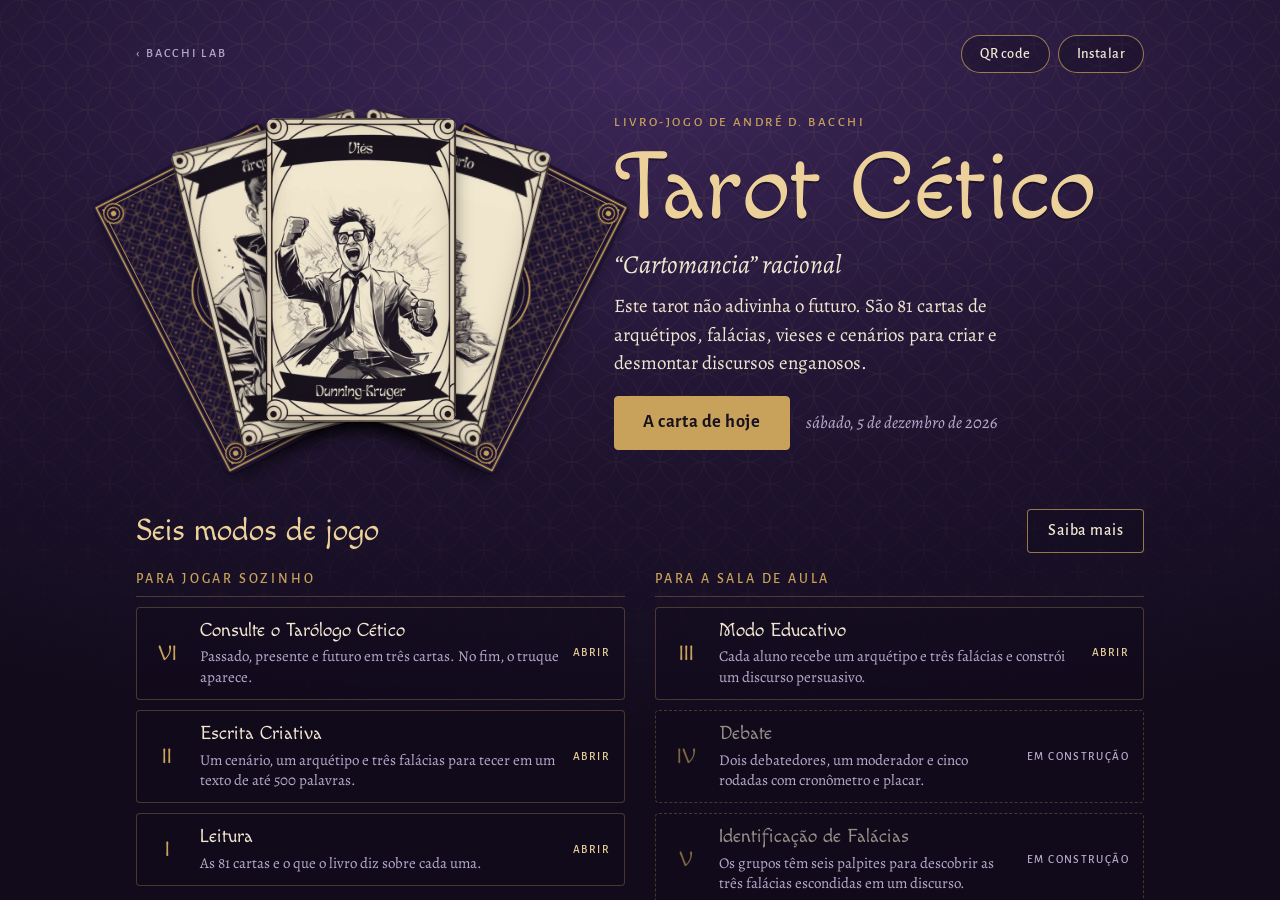
<file: index.html>
<!doctype html>
<html lang="pt-BR">
<head>
<meta charset="utf-8">
<meta name="viewport" content="width=device-width,initial-scale=1,viewport-fit=cover">
<meta name="description" content="Versão digital do livro-jogo Tarot Cético: “cartomancia” racional, de André D. Bacchi.">
<meta name="theme-color" content="#231636">
<meta property="og:title" content="Tarot Cético">
<meta property="og:description" content="Versão digital do livro-jogo Tarot Cético: “cartomancia” racional, de André D. Bacchi.">
<meta property="og:image" content="https://andrebacchi.github.io/tarot-cetico/icons/icon-512.png">
<link rel="manifest" href="manifest.json">
<link rel="icon" type="image/png" href="icons/favicon-64.png">
<link rel="apple-touch-icon" href="icons/apple-touch-icon.png">
<meta name="mobile-web-app-capable" content="yes">
<meta name="apple-mobile-web-app-capable" content="yes">
<meta name="apple-mobile-web-app-title" content="Tarot Cético">
<meta name="apple-mobile-web-app-status-bar-style" content="black-translucent">
<title>Tarot Cético</title>
<link rel="preconnect" href="https://fonts.googleapis.com">
<link rel="preconnect" href="https://fonts.gstatic.com" crossorigin>
<link rel="stylesheet" href="https://fonts.googleapis.com/css2?family=Macondo&family=Macondo+Swash+Caps&family=Alegreya:ital,wght@0,400;0,500;0,700;1,400&family=Alegreya+Sans:wght@400;500;700&display=swap">
<style>
:root{padding:env(safe-area-inset-top,0px) 0 env(safe-area-inset-bottom,0px)}

:root{
  /* Mesa de cartomante à luz de vela: toalha de veludo ametista com a trama do verso das cartas,
     cartas de pergaminho no centro, filetes e títulos em latão. Uma tela por vez, como uma mesa de jogo. */
  color-scheme:dark;
  --noite:#110b1b; --veludo:#231636; --veludo-claro:#3c2759; --painel:#180f26;
  --latao:#c8a25a; --latao-claro:#ecd29a;
  --pergaminho:#f1e7d0; --tinta:#18121e;
  --nevoa:#b9aacd; --lacre:#d0604a;
  --filete:rgba(200,162,90,.3); --filete-forte:rgba(200,162,90,.72);
  --sombra:0 1px 1px rgba(0,0,0,.5),0 10px 22px -8px rgba(0,0,0,.8);
  --display:'Macondo','Luminari','Palatino Linotype',Palatino,Georgia,serif;
  --titulo:'Macondo Swash Caps','Macondo','Luminari','Palatino Linotype',Georgia,serif;
  --texto:'Alegreya','Iowan Old Style','Palatino Linotype',Georgia,serif;
  --rotulo:'Alegreya Sans','Segoe UI',system-ui,-apple-system,sans-serif;
  --verso:url("data:image/svg+xml,%3Csvg xmlns=%22http://www.w3.org/2000/svg%22 viewBox=%220 0 250 400%22%3E%3Cdefs%3E%3Cpattern id=%22t%22 width=%2225%22 height=%2225%22 patternUnits=%22userSpaceOnUse%22 x=%2212.5%22 y=%2212.5%22%3E%3Cg fill=%22none%22 stroke=%22%23c8a25a%22 stroke-width=%22.9%22 opacity=%22.5%22%3E%3Ccircle cx=%2212.5%22 cy=%2212.5%22 r=%2212.5%22/%3E%3Ccircle cx=%220%22 cy=%220%22 r=%2212.5%22/%3E%3Ccircle cx=%2225%22 cy=%220%22 r=%2212.5%22/%3E%3Ccircle cx=%220%22 cy=%2225%22 r=%2212.5%22/%3E%3Ccircle cx=%2225%22 cy=%2225%22 r=%2212.5%22/%3E%3C/g%3E%3Ccircle cx=%2212.5%22 cy=%2212.5%22 r=%221.6%22 fill=%22%23c8a25a%22 opacity=%22.55%22/%3E%3C/pattern%3E%3Cg id=%22o%22%3E%3Ccircle r=%2213%22 fill=%22%231b1130%22 stroke=%22%23c8a25a%22 stroke-width=%221.6%22/%3E%3Ccircle r=%228%22 fill=%22none%22 stroke=%22%23c8a25a%22 stroke-width=%221.4%22/%3E%3Ccircle r=%223.6%22 fill=%22%23c8a25a%22/%3E%3C/g%3E%3C/defs%3E%3Crect width=%22250%22 height=%22400%22 fill=%22%231b1130%22/%3E%3Crect x=%2212.5%22 y=%2212.5%22 width=%22225%22 height=%22375%22 fill=%22url(%23t)%22/%3E%3Crect x=%226%22 y=%226%22 width=%22238%22 height=%22388%22 fill=%22none%22 stroke=%22%23c8a25a%22 stroke-width=%222.2%22/%3E%3Crect x=%2212.5%22 y=%2212.5%22 width=%22225%22 height=%22375%22 fill=%22none%22 stroke=%22%23c8a25a%22 stroke-width=%221%22/%3E%3Cuse href=%22%23o%22 x=%2223%22 y=%2223%22/%3E%3Cuse href=%22%23o%22 x=%22227%22 y=%2223%22/%3E%3Cuse href=%22%23o%22 x=%2223%22 y=%22377%22/%3E%3Cuse href=%22%23o%22 x=%22227%22 y=%22377%22/%3E%3Ccircle cx=%22125%22 cy=%22188%22 r=%2262%22 fill=%22%231b1130%22 stroke=%22%23c8a25a%22 stroke-width=%222.2%22/%3E%3Ccircle cx=%22125%22 cy=%22188%22 r=%2255%22 fill=%22none%22 stroke=%22%23c8a25a%22 stroke-width=%221%22/%3E%3Cpath d=%22M78 188 Q125 148 172 188 Q125 228 78 188Z%22 fill=%22none%22 stroke=%22%23c8a25a%22 stroke-width=%222%22/%3E%3Ccircle cx=%22125%22 cy=%22188%22 r=%2217%22 fill=%22none%22 stroke=%22%23c8a25a%22 stroke-width=%221.6%22/%3E%3Ccircle cx=%22125%22 cy=%22188%22 r=%227.5%22 fill=%22%23c8a25a%22/%3E%3Cg stroke=%22%23c8a25a%22 stroke-width=%221.6%22 stroke-linecap=%22round%22%3E%3Cpath d=%22M125 140v-8M101 147l-4-7M149 147l4-7M125 236v8M101 229l-4 7M149 229l4 7%22/%3E%3C/g%3E%3C/svg%3E");
  --trama:url("data:image/svg+xml,%3Csvg xmlns=%22http://www.w3.org/2000/svg%22 width=%2244%22 height=%2244%22 viewBox=%220 0 44 44%22%3E%3Cg fill=%22none%22 stroke=%22%23c8a25a%22 stroke-width=%221%22%3E%3Ccircle cx=%2222%22 cy=%2222%22 r=%2222%22/%3E%3Ccircle cx=%220%22 cy=%220%22 r=%2222%22/%3E%3Ccircle cx=%2244%22 cy=%220%22 r=%2222%22/%3E%3Ccircle cx=%220%22 cy=%2244%22 r=%2222%22/%3E%3Ccircle cx=%2244%22 cy=%2244%22 r=%2222%22/%3E%3C/g%3E%3C/svg%3E");
  --vh:1vh;
}
@supports (height:1dvh){:root{--vh:1dvh}}

*,*::before,*::after{box-sizing:border-box}
html,body{height:100%}
body{margin:0;background:var(--noite);color:var(--pergaminho);font:17px/1.5 var(--texto);overflow:hidden;-webkit-font-smoothing:antialiased;-webkit-text-size-adjust:100%}
[hidden]{display:none!important}
button{font:inherit;color:inherit;cursor:pointer}
a{color:var(--latao-claro);text-underline-offset:3px}
:focus-visible{outline:2px solid var(--latao-claro);outline-offset:3px}
h1,h2,h3,h4,p{margin:0}

/* ---------- mesa (fundo comum) ---------- */
.app{height:100%;position:relative;isolation:isolate;overflow:hidden}
.app::before,.app::after{content:"";position:absolute;inset:0;z-index:-1;pointer-events:none}
.app::before{background:radial-gradient(120% 75% at 50% 8%,var(--veludo-claro) 0%,var(--veludo) 44%,var(--noite) 100%)}
.app::after{background:var(--trama) 0 0/44px 44px;opacity:.085;-webkit-mask-image:radial-gradient(110% 80% at 50% 12%,#000 30%,transparent 92%);mask-image:radial-gradient(110% 80% at 50% 12%,#000 30%,transparent 92%)}
.tela{height:100%;overflow-y:auto;overflow-x:hidden;-webkit-overflow-scrolling:touch}
.miolo{max-width:1040px;margin-inline:auto;padding-inline:16px}

/* ---------- botões ---------- */
.btn{display:inline-flex;align-items:center;justify-content:center;gap:8px;min-height:44px;padding:9px 20px;border:1px solid var(--filete-forte);border-radius:4px;background:rgba(17,11,27,.35);color:var(--pergaminho);font:500 16px/1.2 var(--rotulo);letter-spacing:.03em;text-decoration:none;transition:background .15s,border-color .15s,transform .1s}
.btn:hover{border-color:var(--latao-claro);background:rgba(200,162,90,.12)}
.btn:active{transform:translateY(1px)}
.btn.principal{background:var(--latao);border-color:var(--latao);color:var(--tinta);font-weight:700}
.btn.principal:hover{background:var(--latao-claro);border-color:var(--latao-claro)}
.btn[disabled]{opacity:.45;cursor:default}
.btn-liso{min-height:40px;padding:6px 10px;border:0;border-radius:4px;background:none;color:var(--nevoa);font:500 14.5px var(--rotulo);letter-spacing:.04em}
.btn-liso:hover{color:var(--latao-claro)}

/* ---------- carta ---------- */
.carta{--raio:calc(var(--cw)*.05);display:block;position:relative;flex:none;width:var(--cw);height:calc(var(--cw)*1.6);padding:0;border:0;background:none;perspective:calc(var(--cw)*6);rotate:var(--tilt,0deg);-webkit-tap-highlight-color:transparent}
.giro{display:block;position:absolute;inset:0;transform-style:preserve-3d;transition:transform .78s cubic-bezier(.35,.1,.2,1)}
.carta.virada .giro{transform:rotateY(180deg)}
.face{display:block;position:absolute;inset:0;border-radius:var(--raio);overflow:hidden;-webkit-backface-visibility:hidden;backface-visibility:hidden;box-shadow:var(--sombra)}
.verso{transform:rotateY(0deg);background:#1b1130 var(--verso) center/100% 100% no-repeat}
.frente{transform:rotateY(180deg);background:var(--pergaminho)}
.frente img{display:block;width:100%;height:100%;object-fit:cover;max-width:none}
.frente::after{content:"";position:absolute;inset:0;border-radius:inherit;box-shadow:inset 0 0 calc(var(--cw)*.14) rgba(84,52,18,.3);pointer-events:none}
.tipo{position:absolute;left:50%;bottom:11.5%;transform:translateX(-50%);padding:.3em .95em .26em;border:1px solid var(--latao);background:#1b1130;color:var(--latao-claro);font:400 calc(var(--cw)*.078)/1 var(--display);letter-spacing:.04em;white-space:nowrap}
.carta:focus-visible{outline:none}
.carta:focus-visible .face{outline:2px solid var(--latao-claro);outline-offset:2px}
.carta.alvo::before,.monte.alvo .pilha::before{content:"";position:absolute;inset:-6px;border-radius:calc(var(--cw)*.05 + 6px);border:1.5px solid var(--latao-claro);box-shadow:0 0 18px rgba(236,210,154,.45);animation:pulso 1.5s ease-in-out infinite;pointer-events:none;z-index:9}
@keyframes pulso{0%,100%{opacity:.2;transform:scale(.985)}50%{opacity:1;transform:scale(1.02)}}

/* ---------- capa ---------- */
.capa{display:grid;gap:34px;padding-block:20px 34px}
.abre{display:grid;gap:14px;align-items:center}
.leque{--cw:clamp(96px,27vw,168px);position:relative;width:100%;max-width:calc(var(--cw)*3.3);height:calc(var(--cw)*1.92);margin-inline:auto}
.leque .carta{position:absolute;left:50%;top:5%;margin-left:calc(var(--cw)/-2);transform-origin:50% 135%;transform:rotate(var(--g));animation:abrir 1.1s cubic-bezier(.2,.7,.2,1) .2s both}
@keyframes abrir{from{transform:rotate(0deg)}}
.abre-texto{display:grid;gap:12px;justify-items:start}
.sobre{font:500 13px/1.2 var(--rotulo);letter-spacing:.2em;text-transform:uppercase;color:var(--latao)}
h1{font:400 clamp(48px,13vw,96px)/.98 var(--titulo);letter-spacing:.005em;color:var(--latao-claro);text-shadow:0 2px 0 rgba(0,0,0,.35);text-wrap:balance}
.sub{font:italic 400 clamp(20px,3vw,26px)/1.2 var(--texto);color:var(--pergaminho)}
.lide{max-width:44ch;font-size:clamp(17px,2vw,19px);color:var(--pergaminho)}
.abre-acoes{display:flex;flex-wrap:wrap;align-items:center;gap:10px 16px;margin-top:6px}
.btn.grande{min-height:54px;padding:12px 28px;font-size:18.5px}
.data-hoje{font:italic 400 17px/1.3 var(--texto);color:var(--nevoa)}
.topo{display:flex;align-items:center;justify-content:space-between;gap:12px;min-height:40px;margin-bottom:-18px}
.marca{font:500 12.5px/1 var(--rotulo);letter-spacing:.18em;text-transform:uppercase;color:var(--nevoa);text-decoration:none}
.marca:hover{color:var(--latao-claro)}
.pilula{min-height:38px;padding:6px 18px;border-radius:999px;font-size:14.5px;white-space:nowrap}
.marca{white-space:nowrap}
.topo-lado{display:flex;align-items:center;gap:8px}
@media (max-width:420px){.pilula{padding:6px 12px}.marca{letter-spacing:.1em}}
/* QR code do app: grande e sobre branco, para ler de longe quando projetado */
dialog.qr{width:min(620px,calc(100vw - 20px))}
.qr-corpo{display:grid;gap:12px;justify-items:center;text-align:center}
.qr-corpo h3,.qr-corpo p{margin-bottom:0}
.qr-quadro{width:min(100%,60vh);padding:10px;border-radius:8px;background:#fff}
.qr-quadro svg{display:block;width:100%;height:auto}
.qr-end{font:700 clamp(16px,4.2vw,22px)/1.3 var(--rotulo);letter-spacing:.02em;overflow-wrap:anywhere;-webkit-user-select:all;user-select:all}
.qr-acoes{display:flex;flex-wrap:wrap;justify-content:center;gap:8px}
@media (min-width:820px){
  .capa{gap:44px;padding-block:34px 40px}
  .abre{grid-template-columns:minmax(0,.85fr) minmax(0,1fr);gap:28px}
  .leque{--cw:clamp(150px,15vw,190px)}
}

.modos-secao{display:grid;gap:18px}
.modos-topo{display:flex;flex-wrap:wrap;align-items:center;justify-content:space-between;gap:10px 16px}
.modos-topo h2{font:400 clamp(25px,4vw,31px)/1.1 var(--display);color:var(--latao-claro)}
.modos{display:grid;gap:26px 30px;grid-template-columns:repeat(auto-fit,minmax(min(100%,300px),1fr))}
.grupo{display:grid;gap:10px;align-content:start;min-width:0}
.grupo h3{padding-bottom:8px;border-bottom:1px solid var(--filete);font:500 14px/1.2 var(--rotulo);letter-spacing:.2em;text-transform:uppercase;color:var(--latao)}
.modo{display:grid;grid-template-columns:2.4em minmax(0,1fr) auto;gap:4px 12px;align-items:center;width:100%;padding:12px 14px 12px 10px;border:1px solid var(--filete);border-radius:4px;background:rgba(17,11,27,.42);text-align:left;transition:border-color .15s,background .15s}
.modo .num{grid-row:1/3;justify-self:center;font:400 21px/1 var(--display);color:var(--latao)}
.modo b{font:400 19px/1.2 var(--display);color:var(--pergaminho)}
.modo small{grid-column:2;font:400 15px/1.35 var(--texto);color:var(--nevoa)}
.modo .selo{grid-row:1/3;grid-column:3;font:500 11.5px/1.2 var(--rotulo);letter-spacing:.12em;text-transform:uppercase;color:var(--latao-claro);white-space:nowrap}
.modo:not([disabled]):hover{border-color:var(--latao-claro);background:rgba(200,162,90,.1)}
.modo[disabled]{border-style:dashed;cursor:default}
.modo[disabled] b,.modo[disabled] .num{opacity:.6}
.modo[disabled] .selo{color:var(--nevoa)}
.modo.sem-num{grid-template-columns:minmax(0,1fr) auto;padding-left:14px}
.modo.sem-num small{grid-column:1}
.modo.sem-num .selo{grid-column:2}

.rodape{display:grid;gap:8px;padding-top:18px;border-top:1px solid var(--filete);font:400 14.5px/1.5 var(--rotulo);color:var(--nevoa)}
.rodape p{max-width:78ch}
.versao{font-size:12.5px;letter-spacing:.08em;text-transform:uppercase}

/* ---------- barra das telas internas ---------- */
.barra{display:grid;grid-template-columns:1fr auto 1fr;align-items:center;gap:8px;min-height:48px;padding-inline:6px 8px}
.barra h2{font:400 19px/1 var(--display);color:var(--latao-claro);white-space:nowrap}
.barra > :first-child{justify-self:start}
.barra > :last-child{justify-self:end}
.barra-lado{display:flex;align-items:center}
.so-largo{display:none}
@media (min-width:700px){.so-estreito{display:none}.so-largo{display:inline}}
.barra.fixa{position:sticky;top:0;z-index:5;background:linear-gradient(var(--veludo-claro),rgba(60,39,89,.94));border-bottom:1px solid var(--filete)}

/* ---------- consulta ---------- */
#tela-consulta{--orac:clamp(200px,calc(33*var(--vh)),290px);--cwb:min(calc((100vw - 52px)/3),calc((100*var(--vh) - 48px - var(--orac) - 132px)/2.9),150px);display:grid;grid-template-rows:48px minmax(0,1fr) var(--orac);overflow:hidden}
.mesa{display:flex;flex-direction:column;align-items:center;justify-content:center;gap:12px;min-height:0;padding:2px 16px 6px}
.baralhos{display:flex;align-items:flex-start;gap:calc(var(--cwb)*.55)}
.monte{--cw:calc(var(--cwb)*.5);display:grid;justify-items:center;gap:6px;padding:0;border:0;background:none;color:var(--nevoa);font:500 11.5px/1 var(--rotulo);letter-spacing:.1em;text-transform:uppercase;cursor:default}
button.monte.alvo{cursor:pointer}
.monte b{font-weight:700;color:var(--latao-claro)}
.pilha{display:block;position:relative;width:var(--cw);height:calc(var(--cw)*1.6)}
.lamina{display:block;position:absolute;inset:0;border-radius:calc(var(--cw)*.05);background:#1b1130 var(--verso) center/100% 100% no-repeat;translate:calc(var(--k)*-.7px) calc(var(--k)*-1.1px);box-shadow:0 0 0 .6px rgba(0,0,0,.7)}
.lamina:first-child{box-shadow:var(--sombra)}
.tiragem{display:grid;grid-template-columns:repeat(3,var(--cwb));gap:10px}
.posicao{display:grid;justify-items:center;gap:9px;min-width:0}
.posicao h3{font:500 12px/1 var(--rotulo);letter-spacing:.22em;text-transform:uppercase;color:var(--latao);margin-right:-.22em}
.casas{position:relative;width:var(--cwb);height:calc(var(--cwb)*2.1)}
.casa,.casa-fal{--cw:var(--cwb);position:absolute;left:0;width:var(--cwb);height:calc(var(--cwb)*1.6)}
.casa{top:0;z-index:2}
.casa::before{content:"";position:absolute;inset:0;border:1px dashed var(--filete);border-radius:calc(var(--cwb)*.05)}
.casa-fal{top:calc(var(--cwb)*.5);z-index:3;--tilt:2.2deg;pointer-events:none}
.casa-fal .carta{pointer-events:auto}
.posicao:nth-child(2) .casa-fal{--tilt:-1.8deg}
.casa-fal.embaixo{z-index:1}
.casa.brilho::after{content:"";position:absolute;inset:-22%;z-index:-1;border-radius:50%;background:radial-gradient(closest-side,rgba(236,210,154,.6),transparent);animation:clarao 1s ease-out both;pointer-events:none}
@keyframes clarao{0%{opacity:0;transform:scale(.6)}35%{opacity:1}100%{opacity:0;transform:scale(1.25)}}
.legenda{width:calc(var(--cwb) + 8px);min-height:3.7em;font:500 12.5px/1.22 var(--rotulo);text-align:center;color:var(--pergaminho);overflow-wrap:break-word;-webkit-hyphens:auto;hyphens:auto}
.legenda span{display:block;font-weight:400;color:var(--nevoa)}

.oraculo{display:grid;grid-template-rows:minmax(0,1fr) auto;min-height:0;border-top:1px solid var(--filete);background:rgba(17,11,27,.84)}
.fala{position:relative;overflow-y:auto;padding:14px 16px 2px;scrollbar-width:thin;scrollbar-color:var(--filete) transparent}
.fala-bloco{max-width:60ch;margin:0 auto 14px;animation:surgir .55s ease-out both}
@keyframes surgir{from{opacity:0;transform:translateY(8px)}}
.fala-bloco h4{margin-bottom:5px;font:500 12px/1.2 var(--rotulo);letter-spacing:.2em;text-transform:uppercase;color:var(--latao)}
.fala-bloco p{margin-bottom:8px}
.fala-bloco p:last-child{margin-bottom:0}
.fala-bloco b{font-weight:700;color:var(--latao-claro)}
.rubrica{display:block;margin-bottom:2px;font:italic 400 15.5px/1.35 var(--texto);color:var(--nevoa)}
.rubrica b{font-style:normal;font-weight:500;color:var(--pergaminho)}
.aparte{font:italic 400 15.5px/1.4 var(--texto);color:var(--nevoa)}
.acao{display:grid;justify-items:center;gap:6px;padding:8px 16px 12px}
.acao .btn{width:min(100%,360px)}
.acao-dupla{display:flex;flex-wrap:wrap;justify-content:center;gap:10px;width:100%}
.acao-dupla .btn{width:auto;flex:1 1 150px;max-width:240px}
.notas{display:flex;justify-content:center;gap:8px}
.nota{width:44px;height:44px;border:1px solid var(--filete-forte);border-radius:50%;background:rgba(17,11,27,.4);color:var(--pergaminho);font:400 19px/1 var(--display)}
.nota:hover{background:var(--latao);color:var(--tinta)}
.notas-pontas{display:flex;justify-content:space-between;width:min(100%,304px);font:400 12.5px/1 var(--rotulo);letter-spacing:.06em;color:var(--nevoa)}

@media (min-width:900px){
  #tela-consulta{--lado:min(430px,36vw);--cwb:min(calc((100vw - var(--lado) - 150px)/3),calc((100*var(--vh) - 56px - 140px)/2.9),200px);grid-template-columns:minmax(0,1fr) var(--lado);grid-template-rows:56px minmax(0,1fr)}
  #tela-consulta .barra,#tela-hoje .barra,.tela-mao .barra{grid-column:1/-1;border-bottom:1px solid var(--filete)}
  .oraculo{border-top:0;border-left:1px solid var(--filete)}
  .tiragem{gap:clamp(14px,2.4vw,40px)}
  .mesa{gap:18px}
  .fala{padding:24px 26px 6px;font-size:18px}
  .acao{padding:12px 26px 22px}
  .legenda{font-size:14px}
  .posicao h3{font-size:13px}
  .monte{font-size:12.5px}
}

/* ---------- mesa de mão: Escrita Criativa e Modo Educativo ---------- */
.tela-mao{--orac:clamp(190px,calc(30*var(--vh)),270px);--cwb:min(calc((100vw - 52px)/3),calc((100*var(--vh) - 48px - var(--orac) - 136px)/4),132px);display:grid;grid-template-rows:48px minmax(0,1fr) var(--orac);overflow:hidden}
.mao{display:flex;flex-direction:column;align-items:center;gap:10px}
.mao-linha{display:flex;justify-content:center;gap:10px}
.vaga{display:grid;justify-items:center;gap:5px;min-width:0}
.vaga .casa{position:relative;top:auto;left:auto}
.vaga .casa::before{content:attr(data-rotulo);display:grid;place-items:center;padding:6px;font:500 10.5px/1.25 var(--rotulo);letter-spacing:.14em;text-transform:uppercase;text-align:center;color:var(--nevoa)}
.vaga .legenda{min-height:2.5em}
.sem-cenario [data-vaga="cenario"],.sem-cenario [data-monte="cenario"]{display:none}
.elo{display:inline;padding:0;border:0;background:none;color:var(--latao-claro);font:inherit;font-weight:700;text-align:inherit;text-decoration:underline;text-decoration-color:var(--filete-forte);text-underline-offset:3px}
.elo:hover{text-decoration-color:var(--latao-claro)}

/* Escrita Criativa: oficina de texto */
.oficina{display:grid;gap:10px;max-width:68ch;margin-inline:auto}
.oficina h4{font:500 12px/1.2 var(--rotulo);letter-spacing:.2em;text-transform:uppercase;color:var(--latao)}
.oficina .chapa{margin:4px 0 -4px}
.oficina textarea{display:block;width:100%;min-height:max(220px,calc(34*var(--vh)));padding:12px 14px;border:1px solid var(--filete-forte);border-radius:4px;background:rgba(241,231,208,.06);color:var(--pergaminho);font:400 17px/1.55 var(--texto);resize:vertical}
.oficina textarea::placeholder{color:var(--nevoa);opacity:.75}
.medidores{display:flex;flex-wrap:wrap;align-items:center;justify-content:space-between;gap:4px 12px;font:500 14.5px/1.2 var(--rotulo);color:var(--nevoa);font-variant-numeric:tabular-nums}
.medidores .btn-liso{padding-inline:0;color:var(--latao-claro);font-variant-numeric:tabular-nums}
.medidores .passou{color:var(--lacre)}
.escrevendo .baralhos{display:none}
@media (max-width:899px){
  #tela-escrita.escrevendo{display:block;overflow-y:auto;--cwb:min(calc((100vw - 56px)/5),84px)}
  #tela-escrita.escrevendo .mesa{padding-block:8px 14px}
  #tela-escrita.escrevendo .mao{flex-direction:row;gap:6px}
  #tela-escrita.escrevendo .mao-linha{gap:6px}
  #tela-escrita.escrevendo .legenda{display:none}
  #tela-escrita.escrevendo .oraculo{display:block}
  #tela-escrita.escrevendo .fala{overflow:visible;padding-top:16px}
  #tela-escrita.escrevendo .acao{padding-bottom:22px}
}
.opcoes{display:flex;flex-wrap:wrap;gap:6px}
.opcoes label{position:relative;cursor:pointer}
.opcoes input{position:absolute;inset:0;width:100%;height:100%;margin:0;opacity:0;cursor:pointer}
.opcoes span{display:block;padding:7px 13px;border:1px solid var(--filete);border-radius:999px;font:500 14.5px/1.2 var(--rotulo);color:var(--nevoa)}
.opcoes input:checked + span{border-color:var(--latao);background:var(--latao);color:var(--tinta)}
.opcoes input:focus-visible + span{outline:2px solid var(--latao-claro);outline-offset:2px}
.lido p{max-height:calc(38*var(--vh));overflow-y:auto;white-space:pre-wrap}
.balanco{margin-top:18px;font-style:italic}

/* Modo Educativo: saguão, turma e códigos */
#tela-educativo.saguao{grid-template-rows:48px minmax(0,1fr);grid-template-columns:minmax(0,1fr)}
#tela-educativo.saguao .mesa,#tela-educativo.saguao .oraculo,#tela-educativo:not(.saguao) .saguao-corpo{display:none}
.saguao-corpo{overflow-y:auto;padding:14px 16px 34px}
.saguao-miolo{display:grid;gap:14px;max-width:580px;margin-inline:auto}
.saguao-miolo h3{font:400 clamp(27px,5.5vw,36px)/1.1 var(--display);color:var(--latao-claro)}
.campo{display:grid;gap:8px}
.campo .chapa,.linha-form .chapa{margin:0}
.cod,.campo select{width:100%;min-height:50px;padding:8px 14px;border:1px solid var(--filete-forte);border-radius:4px;background:rgba(241,231,208,.07);color:var(--pergaminho);font:500 17px/1.2 var(--rotulo)}
.cod{font-size:22px;font-weight:700;letter-spacing:.22em;text-transform:uppercase}
.cod::placeholder{font-size:15px;font-weight:400;letter-spacing:.04em;text-transform:none;color:var(--nevoa);opacity:.8}
.ajuda{font:400 14.5px/1.4 var(--rotulo);color:var(--nevoa)}
.erro{min-height:1.4em;font:500 15px/1.4 var(--rotulo);color:var(--lacre)}
.erro:empty{min-height:0}
.codigo{font:700 1.45em/1 var(--rotulo);letter-spacing:.18em;color:var(--latao-claro)}
.codigo.grande{font-size:clamp(44px,7vw,68px);line-height:1.05;margin-right:-.18em}
.codigo-linha{display:flex;flex-wrap:wrap;align-items:baseline;gap:10px;font:500 13px/1.2 var(--rotulo);letter-spacing:.16em;text-transform:uppercase;color:var(--nevoa)}
.prof{display:grid;gap:10px;max-width:60ch;margin-inline:auto}
.prof h4{font:500 12px/1.2 var(--rotulo);letter-spacing:.2em;text-transform:uppercase;color:var(--latao)}
.linha-form{display:grid;grid-template-columns:minmax(0,1fr) auto;gap:6px 8px;align-items:center;margin-top:6px}
.linha-form label{grid-column:1/-1}
.historico{display:flex;flex-wrap:wrap;align-items:center;gap:6px}
.historico .chapa{margin:0 4px 0 0}
.historico .chip{letter-spacing:.12em;font-weight:700;color:var(--pergaminho)}

@media (min-width:900px){
  .tela-mao{--lado:min(430px,36vw);--cwb:min(calc((100vw - var(--lado) - 170px)/5),calc((100*var(--vh) - 56px - 190px)/2.4),170px);grid-template-columns:minmax(0,1fr) var(--lado);grid-template-rows:56px minmax(0,1fr)}
  .sem-cenario.tela-mao{--cwb:min(calc((100vw - var(--lado) - 150px)/4),calc((100*var(--vh) - 56px - 190px)/2.4),190px)}
  .mao{flex-direction:row;gap:clamp(10px,1.5vw,22px)}
  .mao-linha{gap:clamp(10px,1.5vw,22px)}
  .vaga .casa::before{font-size:12px}
  .oficina textarea{min-height:calc(100*var(--vh) - 430px)}
  #tela-educativo.saguao{grid-template-columns:minmax(0,1fr)}
  .saguao-corpo{padding-top:34px}
}

/* ---------- regras (texto do livro) ---------- */
.regras details{border-top:1px solid var(--filete)}
.regras details:last-of-type{border-bottom:1px solid var(--filete)}
.regras summary{display:flex;align-items:center;gap:12px;padding:13px 2px;font:400 20px/1.2 var(--display);color:var(--pergaminho);cursor:pointer;list-style:none}
.regras summary::-webkit-details-marker{display:none}
.regras summary::after{content:"+";margin-left:auto;font:400 24px/1 var(--rotulo);color:var(--latao)}
.regras details[open] summary::after{content:"–"}
.regras details[open] summary{color:var(--latao-claro)}
.regras summary .num{flex:none;min-width:1.9em;font-size:19px;text-align:center;color:var(--latao)}
.regra{padding:2px 2px 18px}
.regra h5{margin:18px 0 6px;font:700 17px/1.3 var(--texto);color:var(--latao-claro)}
.regra ol{display:grid;gap:7px;margin:0 0 12px;padding-left:1.4em}
.no-app{padding:12px 14px;border:1px solid var(--filete);border-radius:4px;background:rgba(200,162,90,.07)}
.no-app b{color:var(--latao-claro)}
.regras .fonte{margin-top:18px}

/* ---------- a carta de hoje ---------- */
#tela-hoje{--orac:clamp(230px,calc(38*var(--vh)),330px);--cwb:min(calc((100vw - 60px)/1.62),calc((100*var(--vh) - 48px - var(--orac) - 92px)/1.6),250px);display:grid;grid-template-rows:48px minmax(0,1fr) var(--orac);overflow:hidden}
.hoje-data{font:400 clamp(20px,5vw,28px)/1.15 var(--display);color:var(--latao-claro);text-align:center}
.hoje-data small{display:block;margin-bottom:5px;font:500 12px/1 var(--rotulo);letter-spacing:.22em;text-transform:uppercase;color:var(--latao)}
.hoje-linha{display:flex;align-items:center;justify-content:center;gap:calc(var(--cwb)*.12)}
.hoje-nome{margin-bottom:8px;font:400 clamp(25px,5vw,31px)/1.1 var(--display);color:var(--latao-claro)}
.fala-bloco .chapa{margin-bottom:4px}
.fala-bloco details{margin-top:10px;font:400 15.5px/1.45 var(--texto);color:var(--nevoa)}
.fala-bloco summary{width:fit-content;cursor:pointer;font:500 14.5px/1.3 var(--rotulo);color:var(--latao-claro);text-decoration:underline;text-decoration-color:var(--filete-forte);text-underline-offset:3px;list-style:none}
.fala-bloco summary::-webkit-details-marker{display:none}
.fala-bloco details p{margin:6px 0 0}
.previa{display:grid;place-items:center;min-height:200px;margin:4px 0 6px}
.previa img{display:block;width:min(100%,300px);height:auto;border-radius:10px;box-shadow:var(--sombra)}
.abas{display:flex;flex-wrap:wrap;gap:6px;margin:4px 0 14px}
.passos{display:grid;gap:8px;margin:0;padding-left:1.3em}
.passos b{color:var(--latao-claro)}
kbd{padding:0 5px;border:1px solid var(--filete-forte);border-radius:4px;font:500 13px var(--rotulo)}
@media (min-width:900px){
  #tela-hoje{--lado:min(430px,36vw);--cwb:min(calc((100vw - var(--lado) - 200px)/1.62),calc((100*var(--vh) - 56px - 124px)/1.6),320px);grid-template-columns:minmax(0,1fr) var(--lado);grid-template-rows:56px minmax(0,1fr)}
}

/* ---------- baralho (galeria) ---------- */
.filtros{display:flex;flex-wrap:wrap;gap:8px;padding-block:16px 14px}
.chip{min-height:36px;padding:5px 13px;border:1px solid var(--filete);border-radius:999px;background:rgba(17,11,27,.35);color:var(--nevoa);font:500 14.5px/1.2 var(--rotulo)}
.chip span{opacity:.75;font-variant-numeric:tabular-nums}
.chip[aria-pressed="true"]{border-color:var(--latao);background:var(--latao);color:var(--tinta)}
.grade{display:grid;grid-template-columns:repeat(auto-fill,minmax(96px,1fr));gap:16px 12px;padding-bottom:40px}
.mini{display:grid;gap:7px;align-content:start;min-width:0;padding:0;border:0;background:none;color:var(--pergaminho);font:500 12.5px/1.2 var(--rotulo);text-align:center;overflow-wrap:anywhere}
.mini img{display:block;width:100%;height:auto;aspect-ratio:5/8;border-radius:5%/3.125%;background:var(--pergaminho);box-shadow:var(--sombra);transition:transform .2s ease-out}
.mini:hover img,.mini:focus-visible img{transform:translateY(-5px) rotate(-1.2deg)}
@media (min-width:700px){.grade{grid-template-columns:repeat(auto-fill,minmax(128px,1fr));gap:24px 18px}.mini{font-size:14px}}

/* ---------- ficha da carta e revelação ---------- */
dialog{width:min(900px,calc(100vw - 20px));max-height:calc(100% - 20px);padding:0;border:1px solid var(--filete-forte);border-radius:6px;background:var(--painel);color:var(--pergaminho);box-shadow:0 30px 90px rgba(0,0,0,.75);overflow-y:auto}
dialog::backdrop{background:rgba(8,5,14,.82)}
.moldura{--o:11px;--c:var(--latao);background-image:
  radial-gradient(circle at var(--o) var(--o),var(--c) 0 2px,transparent 2.6px 4.8px,var(--c) 5.3px 6.3px,transparent 6.9px),
  radial-gradient(circle at calc(100% - var(--o)) var(--o),var(--c) 0 2px,transparent 2.6px 4.8px,var(--c) 5.3px 6.3px,transparent 6.9px),
  radial-gradient(circle at var(--o) calc(100% - var(--o)),var(--c) 0 2px,transparent 2.6px 4.8px,var(--c) 5.3px 6.3px,transparent 6.9px),
  radial-gradient(circle at calc(100% - var(--o)) calc(100% - var(--o)),var(--c) 0 2px,transparent 2.6px 4.8px,var(--c) 5.3px 6.3px,transparent 6.9px)}
.fechar-linha{position:sticky;top:20px;z-index:3;display:flex;justify-content:flex-end;height:0;padding-right:22px}
.fechar{flex:none;min-height:40px;height:40px;padding:6px 14px;background:var(--painel)}
.fechar:hover{background:var(--veludo-claro)}
.ficha-corpo{display:grid;gap:20px;padding:70px 26px 30px}
.ficha-carta{--cw:min(56vw,236px);justify-self:center}
.ficha-carta img{display:block;width:var(--cw);height:auto;aspect-ratio:5/8;border-radius:calc(var(--cw)*.05);background:var(--pergaminho);box-shadow:var(--sombra);animation:pousar .55s cubic-bezier(.2,.7,.2,1) both}
@keyframes pousar{from{opacity:0;transform:perspective(900px) rotateY(70deg) scale(.92)}}
.ficha-texto{min-width:0;max-width:62ch}
.chapa{margin-bottom:6px;font:500 12.5px/1.2 var(--rotulo);letter-spacing:.2em;text-transform:uppercase;color:var(--latao)}
.ficha-texto h3,.folha h3{margin-bottom:12px;font:400 clamp(26px,5vw,34px)/1.1 var(--display);color:var(--latao-claro);text-wrap:balance}
.ficha-texto h4,.folha h4{margin:20px 0 8px;padding-top:14px;border-top:1px solid var(--filete);font:500 13px/1.2 var(--rotulo);letter-spacing:.18em;text-transform:uppercase;color:var(--latao)}
.ficha-texto p,.folha p{margin-bottom:12px}
.ficha-texto dl{margin:6px 0 0}
.ficha-texto dt{font:700 17px/1.3 var(--texto);color:var(--latao-claro)}
.ficha-texto dd{margin:0 0 12px}
.ficha-texto ul,.folha ul{margin:0;padding-left:1.1em;display:grid;gap:7px}
.ficha-texto ul.ditos{padding-left:0;list-style:none}
.ditos li{font-style:italic}
.ditos li::before{content:"“"}.ditos li::after{content:"”"}
.fonte{margin-top:20px;font:400 13.5px/1.4 var(--rotulo);color:var(--nevoa)}
@media (min-width:720px){
  .ficha-corpo{grid-template-columns:auto minmax(0,1fr);gap:34px;padding:42px 44px 38px 40px;align-items:start}
  .ficha-carta{--cw:250px;position:sticky;top:38px}
}

.truque-corpo{padding:70px 26px 30px;max-width:70ch;margin-inline:auto}
.truque .chapa{color:var(--lacre)}
.truque .nota-dada{font:400 clamp(19px,3vw,22px)/1.35 var(--texto)}
.citacao{margin:0 0 12px;padding:14px 16px;border:1px solid var(--filete);border-radius:4px;background:rgba(200,162,90,.07)}
.citacao p:last-of-type{margin-bottom:6px}
.citacao footer{font:400 13.5px/1.4 var(--rotulo);color:var(--nevoa)}
.usados{display:grid;gap:16px;list-style:none;padding:0!important}
.usado{display:grid;grid-template-columns:64px minmax(0,1fr);gap:14px;align-items:start}
.usado button{padding:0;border:0;background:none}
.usado img{display:block;width:64px;height:auto;aspect-ratio:5/8;border-radius:3px;box-shadow:var(--sombra)}
.usado h5{margin:0 0 3px;font:500 12.5px/1.25 var(--rotulo);letter-spacing:.14em;text-transform:uppercase;color:var(--latao)}
.usado .dito{margin-bottom:5px;font-style:italic}
.usado .def{margin:0;font-size:15.5px;line-height:1.45;color:var(--nevoa)}
.truque-acoes{display:flex;flex-wrap:wrap;gap:10px;margin-top:22px}
@media (min-width:720px){.truque-corpo{padding:44px 44px 38px}}

@media (prefers-reduced-motion:reduce){
  *,*::before,*::after{animation-duration:.01ms!important;animation-iteration-count:1!important;transition-duration:.01ms!important}
}
.fora{border:1px solid var(--filete-forte);border-radius:6px;padding:10px 12px}
</style>
</head>
<body>

<div class="app" id="app" lang="pt-BR">

<main class="tela" id="tela-capa">
<div class="miolo capa">
  <div class="topo">
    <a class="marca" href="https://andrebacchi.github.io/bacchilab/">‹ BACCHI LAB</a>
    <div class="topo-lado">
      <button class="btn pilula" type="button" id="qr-btn">QR code</button>
      <button class="btn pilula" type="button" id="instalar-btn" hidden>Instalar</button>
    </div>
  </div>
  <header class="abre">
    <div class="leque" id="leque" aria-hidden="true"></div>
    <div class="abre-texto">
      <p class="sobre">Livro-jogo de André D. Bacchi</p>
      <h1>Tarot Cético</h1>
      <p class="sub">“Cartomancia” racional</p>
      <p class="lide">Este tarot não adivinha o futuro. São 81 cartas de arquétipos, falácias, vieses e cenários para criar e desmontar discursos enganosos.</p>
      <div class="abre-acoes">
        <button class="btn principal grande" type="button" data-ir="hoje">A carta de hoje</button>
        <p class="data-hoje" id="capa-data"></p>
      </div>
    </div>
  </header>

  <section class="modos-secao" aria-labelledby="titulo-modos">
    <div class="modos-topo">
      <h2 id="titulo-modos">Seis modos de jogo</h2>
      <button class="btn" type="button" data-regras="">Saiba mais</button>
    </div>
    <div class="modos">
      <div class="grupo">
        <h3>Para jogar sozinho</h3>
        <button class="modo" type="button" data-ir="consulta">
          <span class="num">VI</span><b>Consulte o Tarólogo Cético</b><span class="selo">Abrir</span>
          <small>Passado, presente e futuro em três cartas. No fim, o truque aparece.</small>
        </button>
        <button class="modo" type="button" data-ir="escrita">
          <span class="num">II</span><b>Escrita Criativa</b><span class="selo">Abrir</span>
          <small>Um cenário, um arquétipo e três falácias para tecer em um texto de até 500 palavras.</small>
        </button>
        <button class="modo" type="button" data-ir="baralho">
          <span class="num">I</span><b>Leitura</b><span class="selo">Abrir</span>
          <small>As 81 cartas e o que o livro diz sobre cada uma.</small>
        </button>
      </div>
      <div class="grupo">
        <h3>Para a sala de aula</h3>
        <button class="modo" type="button" data-ir="educativo">
          <span class="num">III</span><b>Modo Educativo</b><span class="selo">Abrir</span>
          <small>Cada aluno recebe um arquétipo e três falácias e constrói um discurso persuasivo.</small>
        </button>
        <button class="modo" type="button" disabled>
          <span class="num">IV</span><b>Debate</b><span class="selo">Em construção</span>
          <small>Dois debatedores, um moderador e cinco rodadas com cronômetro e placar.</small>
        </button>
        <button class="modo" type="button" disabled>
          <span class="num">V</span><b>Identificação de Falácias</b><span class="selo">Em construção</span>
          <small>Os grupos têm seis palpites para descobrir as três falácias escondidas em um discurso.</small>
        </button>
        <button class="modo" type="button" disabled>
          <span class="num">VI</span><b>Tarólogo Cético em duplas</b><span class="selo">Em construção</span>
          <small>Um aluno lê as cartas, o outro é o cliente.</small>
        </button>
      </div>
    </div>
  </section>

  <footer class="rodape">
    <p>Baseado no livro-jogo <cite>Tarot Cético: “cartomancia” racional</cite> (2023), de André Demambre Bacchi. <a href="https://drive.google.com/file/d/1Zi7Wb5T2tQAeCNduO-DvIcjNKGJ6-aE_/view" target="_blank" rel="noopener">Baixe o livro gratuitamente</a>.</p>
    <p>Os arquétipos são estereótipos extremos e não representam pessoas reais. Uso educacional.</p>
    <p>© André Demambre Bacchi. Todos os direitos reservados.</p>
    <p class="versao">Versão 0.5</p>
  </footer>
</div>
</main>

<section class="tela" id="tela-hoje" hidden>
  <header class="barra">
    <button class="btn-liso" type="button" data-ir="capa">‹ Início</button>
    <h2>A carta de hoje</h2>
    <div class="barra-lado"></div>
  </header>
  <div class="mesa" id="hoje-mesa">
    <p class="hoje-data" id="hoje-data"></p>
    <div class="hoje-linha">
      <button class="monte" type="button" id="hoje-monte" aria-label="Baralho de arquétipos, falácias e vieses">
        <span class="pilha"></span><span>Baralho <b>63</b></span>
      </button>
      <div class="vaga"><div class="casa" id="hoje-casa" data-rotulo="Carta de hoje"></div></div>
    </div>
  </div>
  <aside class="oraculo" aria-label="Texto da carta de hoje">
    <div class="fala" id="hoje-fala" aria-live="polite"></div>
    <div class="acao" id="hoje-acao"></div>
  </aside>
</section>

<section class="tela" id="tela-consulta" hidden>
  <header class="barra">
    <button class="btn-liso" type="button" data-ir="capa">‹ Início</button>
    <h2><span class="so-largo">Consulte o </span>Tarólogo Cético</h2>
    <div class="barra-lado">
      <button class="btn-liso" type="button" data-regras="tarologo">Regras</button>
      <button class="btn-liso" type="button" id="recomecar" aria-label="Recomeçar" title="Recomeçar"><span class="so-largo">Recomeçar</span><span class="so-estreito" aria-hidden="true">↻</span></button>
    </div>
  </header>
  <div class="mesa" id="mesa">
    <div class="baralhos">
      <button class="monte" type="button" id="monte-arq" aria-label="Monte de arquétipos">
        <span class="pilha"></span><span>Arquétipos <b id="conta-arq">27</b></span>
      </button>
      <button class="monte" type="button" id="monte-fal" aria-label="Monte de falácias e vieses">
        <span class="pilha"></span><span>Falácias e vieses <b id="conta-fal">36</b></span>
      </button>
    </div>
    <div class="tiragem" id="tiragem">
      <div class="posicao"><h3>Passado</h3><div class="casas"><div class="casa"></div><div class="casa-fal"></div></div><p class="legenda"></p></div>
      <div class="posicao"><h3>Presente</h3><div class="casas"><div class="casa"></div><div class="casa-fal"></div></div><p class="legenda"></p></div>
      <div class="posicao"><h3>Futuro</h3><div class="casas"><div class="casa"></div><div class="casa-fal"></div></div><p class="legenda"></p></div>
    </div>
  </div>
  <aside class="oraculo" aria-label="Leitura do tarólogo">
    <div class="fala" id="fala" aria-live="polite"></div>
    <div class="acao" id="acao"></div>
  </aside>
</section>

<section class="tela tela-mao" id="tela-escrita" hidden>
  <header class="barra">
    <button class="btn-liso" type="button" data-ir="capa">‹ Início</button>
    <h2>Escrita Criativa</h2>
    <div class="barra-lado">
      <button class="btn-liso" type="button" data-regras="escrita">Regras</button>
      <button class="btn-liso" type="button" id="esc-recomecar" aria-label="Nova rodada" title="Nova rodada"><span class="so-largo">Nova rodada</span><span class="so-estreito" aria-hidden="true">↻</span></button>
    </div>
  </header>
  <div class="mesa" id="esc-mesa"></div>
  <aside class="oraculo" aria-label="Oficina de escrita">
    <div class="fala" id="esc-fala"></div>
    <div class="acao" id="esc-acao"></div>
  </aside>
</section>

<section class="tela tela-mao" id="tela-educativo" hidden>
  <header class="barra">
    <button class="btn-liso" type="button" data-ir="capa">‹ Início</button>
    <h2>Modo Educativo</h2>
    <div class="barra-lado">
      <button class="btn-liso" type="button" data-regras="educativo">Regras</button>
    </div>
  </header>
  <div class="saguao-corpo" id="edu-saguao"></div>
  <div class="mesa" id="edu-mesa"></div>
  <aside class="oraculo" aria-label="Painel da turma">
    <div class="fala" id="edu-fala" aria-live="polite"></div>
    <div class="acao" id="edu-acao"></div>
  </aside>
</section>

<section class="tela" id="tela-baralho" hidden>
  <header class="barra fixa">
    <button class="btn-liso" type="button" data-ir="capa">‹ Início</button>
    <h2>O Baralho</h2>
    <div class="barra-lado"><button class="btn-liso" type="button" data-regras="leitura">Regras</button></div>
  </header>
  <div class="miolo">
    <div class="filtros" id="filtros"></div>
    <div class="grade" id="grade"></div>
  </div>
</section>

</div>

<dialog class="ficha moldura" id="ficha" aria-label="Carta">
  <div class="fechar-linha"><button class="btn fechar" type="button" data-fechar>Fechar</button></div>
  <div class="ficha-corpo" id="ficha-corpo"></div>
</dialog>

<dialog class="folha truque moldura" id="truque" aria-label="O truque">
  <div class="fechar-linha"><button class="btn fechar" type="button" data-fechar>Fechar</button></div>
  <div class="truque-corpo" id="truque-corpo"></div>
</dialog>

<dialog class="folha moldura" id="avaliacao" aria-label="Autoavaliação">
  <div class="fechar-linha"><button class="btn fechar" type="button" data-fechar>Fechar</button></div>
  <div class="truque-corpo" id="avaliacao-corpo"></div>
</dialog>

<dialog class="folha regras moldura" id="regras" aria-label="Modos de jogo">
  <div class="fechar-linha"><button class="btn fechar" type="button" data-fechar>Fechar</button></div>
  <div class="truque-corpo" id="regras-corpo"></div>
</dialog>

<dialog class="folha moldura" id="partilha" aria-label="Compartilhar a carta de hoje">
  <div class="fechar-linha"><button class="btn fechar" type="button" data-fechar>Fechar</button></div>
  <div class="truque-corpo" id="partilha-corpo"></div>
</dialog>

<dialog class="folha moldura qr" id="qr" aria-label="QR code do Tarot Cético">
  <div class="fechar-linha"><button class="btn fechar" type="button" data-fechar>Fechar</button></div>
  <div class="truque-corpo qr-corpo">
    <p class="chapa">Abra no seu celular</p>
    <h3>Tarot Cético</h3>
    <div class="qr-quadro"><svg role="img" aria-label="QR code para andrebacchi.github.io/tarot-cetico" xmlns="http://www.w3.org/2000/svg" viewBox="0 0 37 37" shape-rendering="crispEdges"><rect width="37" height="37" fill="#fff"/><path d="M2 2h7v1h-7zM11 2h3v1h-3zM20 2h4v1h-4zM25 2h1v1h-1zM28 2h7v1h-7zM2 3h1v1h-1zM8 3h1v1h-1zM11 3h2v1h-2zM14 3h1v1h-1zM17 3h2v1h-2zM20 3h1v1h-1zM22 3h2v1h-2zM28 3h1v1h-1zM34 3h1v1h-1zM2 4h1v1h-1zM4 4h3v1h-3zM8 4h1v1h-1zM10 4h2v1h-2zM13 4h2v1h-2zM16 4h1v1h-1zM18 4h1v1h-1zM21 4h4v1h-4zM28 4h1v1h-1zM30 4h3v1h-3zM34 4h1v1h-1zM2 5h1v1h-1zM4 5h3v1h-3zM8 5h1v1h-1zM10 5h1v1h-1zM12 5h1v1h-1zM20 5h1v1h-1zM23 5h1v1h-1zM26 5h1v1h-1zM28 5h1v1h-1zM30 5h3v1h-3zM34 5h1v1h-1zM2 6h1v1h-1zM4 6h3v1h-3zM8 6h1v1h-1zM10 6h2v1h-2zM14 6h6v1h-6zM22 6h3v1h-3zM28 6h1v1h-1zM30 6h3v1h-3zM34 6h1v1h-1zM2 7h1v1h-1zM8 7h1v1h-1zM10 7h2v1h-2zM15 7h2v1h-2zM20 7h2v1h-2zM25 7h2v1h-2zM28 7h1v1h-1zM34 7h1v1h-1zM2 8h7v1h-7zM10 8h1v1h-1zM12 8h1v1h-1zM14 8h1v1h-1zM16 8h1v1h-1zM18 8h1v1h-1zM20 8h1v1h-1zM22 8h1v1h-1zM24 8h1v1h-1zM26 8h1v1h-1zM28 8h7v1h-7zM10 9h1v1h-1zM12 9h3v1h-3zM16 9h1v1h-1zM18 9h1v1h-1zM21 9h3v1h-3zM25 9h1v1h-1zM2 10h1v1h-1zM4 10h5v1h-5zM13 10h1v1h-1zM15 10h2v1h-2zM19 10h1v1h-1zM21 10h1v1h-1zM24 10h3v1h-3zM28 10h5v1h-5zM3 11h2v1h-2zM9 11h2v1h-2zM12 11h1v1h-1zM15 11h2v1h-2zM18 11h2v1h-2zM21 11h2v1h-2zM25 11h1v1h-1zM28 11h2v1h-2zM31 11h2v1h-2zM34 11h1v1h-1zM4 12h7v1h-7zM13 12h7v1h-7zM24 12h1v1h-1zM26 12h2v1h-2zM30 12h1v1h-1zM32 12h2v1h-2zM2 13h2v1h-2zM5 13h2v1h-2zM10 13h1v1h-1zM14 13h2v1h-2zM17 13h1v1h-1zM19 13h4v1h-4zM25 13h2v1h-2zM30 13h3v1h-3zM34 13h1v1h-1zM3 14h1v1h-1zM6 14h1v1h-1zM8 14h1v1h-1zM12 14h3v1h-3zM16 14h1v1h-1zM18 14h1v1h-1zM21 14h4v1h-4zM26 14h2v1h-2zM30 14h2v1h-2zM2 15h1v1h-1zM4 15h2v1h-2zM9 15h1v1h-1zM13 15h1v1h-1zM17 15h1v1h-1zM20 15h1v1h-1zM23 15h1v1h-1zM26 15h1v1h-1zM28 15h1v1h-1zM31 15h1v1h-1zM33 15h2v1h-2zM5 16h2v1h-2zM8 16h4v1h-4zM13 16h2v1h-2zM17 16h2v1h-2zM22 16h2v1h-2zM27 16h2v1h-2zM31 16h1v1h-1zM33 16h1v1h-1zM5 17h3v1h-3zM9 17h5v1h-5zM16 17h2v1h-2zM20 17h1v1h-1zM23 17h3v1h-3zM27 17h2v1h-2zM31 17h2v1h-2zM2 18h2v1h-2zM7 18h3v1h-3zM12 18h1v1h-1zM17 18h1v1h-1zM19 18h1v1h-1zM24 18h2v1h-2zM27 18h1v1h-1zM29 18h3v1h-3zM34 18h1v1h-1zM2 19h1v1h-1zM4 19h1v1h-1zM6 19h1v1h-1zM13 19h2v1h-2zM16 19h1v1h-1zM18 19h1v1h-1zM20 19h2v1h-2zM23 19h1v1h-1zM25 19h1v1h-1zM28 19h2v1h-2zM31 19h4v1h-4zM2 20h2v1h-2zM7 20h6v1h-6zM17 20h1v1h-1zM20 20h1v1h-1zM22 20h2v1h-2zM26 20h1v1h-1zM28 20h3v1h-3zM32 20h2v1h-2zM2 21h2v1h-2zM7 21h1v1h-1zM11 21h2v1h-2zM16 21h1v1h-1zM18 21h1v1h-1zM23 21h2v1h-2zM27 21h1v1h-1zM29 21h5v1h-5zM4 22h2v1h-2zM8 22h2v1h-2zM11 22h1v1h-1zM13 22h2v1h-2zM20 22h2v1h-2zM23 22h1v1h-1zM26 22h2v1h-2zM29 22h3v1h-3zM2 23h2v1h-2zM6 23h1v1h-1zM14 23h6v1h-6zM22 23h5v1h-5zM28 23h1v1h-1zM31 23h2v1h-2zM34 23h1v1h-1zM2 24h1v1h-1zM4 24h1v1h-1zM8 24h1v1h-1zM10 24h2v1h-2zM13 24h2v1h-2zM16 24h1v1h-1zM20 24h2v1h-2zM30 24h1v1h-1zM32 24h2v1h-2zM2 25h1v1h-1zM5 25h3v1h-3zM9 25h1v1h-1zM11 25h4v1h-4zM16 25h1v1h-1zM18 25h1v1h-1zM20 25h6v1h-6zM27 25h1v1h-1zM29 25h1v1h-1zM32 25h3v1h-3zM2 26h1v1h-1zM4 26h1v1h-1zM7 26h4v1h-4zM12 26h1v1h-1zM16 26h1v1h-1zM19 26h1v1h-1zM21 26h1v1h-1zM24 26h7v1h-7zM34 26h1v1h-1zM10 27h1v1h-1zM13 27h4v1h-4zM19 27h1v1h-1zM21 27h2v1h-2zM26 27h1v1h-1zM30 27h1v1h-1zM32 27h1v1h-1zM34 27h1v1h-1zM2 28h7v1h-7zM12 28h1v1h-1zM17 28h1v1h-1zM19 28h1v1h-1zM24 28h3v1h-3zM28 28h1v1h-1zM30 28h1v1h-1zM32 28h2v1h-2zM2 29h1v1h-1zM8 29h1v1h-1zM10 29h2v1h-2zM14 29h1v1h-1zM16 29h1v1h-1zM19 29h2v1h-2zM25 29h2v1h-2zM30 29h3v1h-3zM2 30h1v1h-1zM4 30h3v1h-3zM8 30h1v1h-1zM10 30h1v1h-1zM12 30h2v1h-2zM16 30h3v1h-3zM21 30h4v1h-4zM26 30h6v1h-6zM33 30h1v1h-1zM2 31h1v1h-1zM4 31h3v1h-3zM8 31h1v1h-1zM10 31h1v1h-1zM12 31h2v1h-2zM15 31h1v1h-1zM17 31h1v1h-1zM20 31h1v1h-1zM23 31h1v1h-1zM27 31h1v1h-1zM30 31h2v1h-2zM34 31h1v1h-1zM2 32h1v1h-1zM4 32h3v1h-3zM8 32h1v1h-1zM10 32h3v1h-3zM14 32h2v1h-2zM17 32h2v1h-2zM22 32h1v1h-1zM25 32h1v1h-1zM28 32h2v1h-2zM31 32h2v1h-2zM2 33h1v1h-1zM8 33h1v1h-1zM13 33h3v1h-3zM17 33h1v1h-1zM23 33h2v1h-2zM30 33h3v1h-3zM2 34h7v1h-7zM10 34h8v1h-8zM19 34h1v1h-1zM24 34h6v1h-6zM33 34h1v1h-1z" fill="#161a22"/></svg></div>
    <p class="qr-end" id="qr-end">andrebacchi.github.io/tarot-cetico</p>
    <div class="qr-acoes"><button class="btn principal" type="button" id="qr-copiar">Copiar link</button><button class="btn" type="button" id="qr-partilhar" hidden>Compartilhar</button></div>
    <p class="fonte">Aponte a câmera do celular para o código. QR Code é marca registrada da DENSO WAVE INCORPORATED.</p>
  </div>
</dialog>

<dialog class="folha moldura" id="instalar" aria-label="Instalar o Tarot Cético">
  <div class="fechar-linha"><button class="btn fechar" type="button" data-fechar>Fechar</button></div>
  <div class="truque-corpo">
    <p class="chapa">Aplicativo</p>
    <h3>Instalar o Tarot Cético</h3>
    <p>O Tarot Cético fica na tela inicial como um aplicativo, abre em tela cheia e funciona sem internet depois da primeira visita.</p>
    <p class="fora" id="instalar-fora" hidden>Você abriu este app por dentro de outro, como o BACCHI LAB, e daqui não dá para instalar. Toque em <kbd>⋮</kbd> no alto da tela e em <b>Abrir no Chrome</b>; lá, toque de novo em <b>Instalar</b>.</p>
    <div class="abas" id="abas"></div>
    <ol class="passos" id="passos"></ol>
  </div>
</dialog>

<script>
(() => {
'use strict';

/* Dados: CARTAS e MODOS vêm do livro (tools/parse_book.py e tools/parse_modos.py);
   L são os textos novos do modo Tarólogo (src/leituras.json). */
const CARTAS = [{"tipo":"arquetipo","livro":"Astrólogo","nome":"Astrólogo","artigo":"o","id":"astrologo","texto":["O arquétipo do Astrólogo é uma figura que personifica o interesse e a crença na influência dos astros e planetas sobre eventos humanos e naturais. Esta figura é frequentemente vista como mística, sendo derivada de um passado longínquo no qual tentou-se observar padrões celestes e sua influência em nosso comportamento. As características comuns deste arquétipo incluem:"],"tracos":[["Curiosidade","O Astrólogo é frequentemente representado como alguém intensamente curioso, mas deliberadamente em busca de padrões e significados nos movimentos dos planetas/estrelas."],["Especulação","Este arquétipo é muitas vezes visto como alguém que faz previsões ou oferece orientações com base na interpretação de mapas astrais, mesmo que essas previsões não sejam cientificamente comprovadas."],["Conexão Espiritual","O Astrólogo pode ser retratado como alguém que busca uma compreensão mais profunda da vida e do universo através da astrologia, muitas vezes incorporando alguma espiritualidade em suas práticas."],["Desconsideração pela Ciência","Embora haja astrólogos que tentam reconciliar suas crenças com o método científico, este arquétipo é frequentemente representado como alguém que ignora ou minimiza evidências científicas que contradizem suas crenças."]]},{"tipo":"arquetipo","livro":"Atriz Famosa","nome":"Atriz Famosa","artigo":"a","id":"atriz-famosa","texto":["O arquétipo da Atriz Famosa é uma figura que representa o estrelato, a influência pública, e a habilidade de desempenhar diferentes papéis tanto na tela quanto na vida. Este arquétipo pode ser entendido de várias maneiras, dependendo do contexto em que é inserido, mas algumas características comuns incluem:"],"tracos":[["Glamour","A Atriz Famosa é frequentemente representada como uma pessoa de grande beleza e carisma, desfrutando de um estilo de vida luxuoso e sendo o centro das atenções onde quer que vá."],["Influência","Este arquétipo exerce uma influência significativa sobre seu público e fãs, podendo impactar opiniões e comportamentos por meio de sua arte, bem como suas declarações públicas e atividades filantrópicas."],["Versatilidade","A Atriz Famosa é reconhecida pela habilidade de assumir diversos papéis e personagens, demonstrando um alcance emocional e técnico que a torna admirável no campo da atuação."],["Desafios Pessoais","Apesar de sua vida aparentemente perfeita, este arquétipo pode ser assombrado por desafios pessoais como a pressão da fama, a invasão da privacidade, e a necessidade de manter uma imagem pública."]]},{"tipo":"arquetipo","livro":"Cético Militante","nome":"Cético Militante","artigo":"o","id":"cetico-militante","texto":["O arquétipo do Cético Militante representa uma figura dedicada a desmascarar fraudes, desinformação e superstição. Embora o objetivo seja nobre, este arquétipo às vezes corre o risco de se tornar excessivamente zeloso ou agressivo em sua busca pela verdade. Algumas características comuns deste arquétipo incluem:"],"tracos":[["Racionalismo Estrito","O Cético Militante é alguém que se apega fortemente aos princípios da lógica e do pensamento crítico, frequentemente desconsiderando ou mesmo menosprezando visões baseadas na fé, intuição ou emoção."],["Desafio Público","Este arquétipo muitas vezes busca plataformas públicas para desafiar crenças não comprovadas, usando mídia social, blogs, e até debates ao vivo para difundir seu ponto de vista."],["Polarização","O Cético Militante pode ser visto como polarizador, frequentemente atraindo um seguimento leal enquanto aliena aqueles que possuem visões mais moderadas ou diferenciadas."],["Foco na Desmistificação","Este arquétipo está muitas vezes focado em desmascarar mitos, fraudes e superstições, às vezes indo a extremos para provar seu ponto de vista, até mesmo se isso envolver confrontação direta ou ações legais."]]},{"tipo":"arquetipo","livro":"Cientista desiludido","nome":"Cientista Desiludido","artigo":"o","id":"cientista-desiludido","texto":["O arquétipo do Cientista Desiludido retrata uma figura que, uma vez entusiasmada e otimista sobre o poder da ciência para resolver os problemas da humanidade, tornou-se cínica ou desencantada. Este arquétipo ressoa com questões complexas sobre ética, responsabilidade e o propósito da pesquisa científica. Algumas características comuns deste arquétipo incluem:"],"tracos":[["Desencanto","O Cientista Desiludido é alguém que se sente desapontado ou até traído pelo sistema científico, seja por causa da burocracia, da competição desleal, ou da falta de impacto prático de sua pesquisa."],["Ética Questionável","Este arquétipo pode ser mostrado como alguém que está disposto a comprometer princípios éticos em nome do progresso científico, ou como alguém que se tornou cético sobre o valor ético da pesquisa em si."],["Isolamento","O Cientista Desiludido frequentemente se distancia da comunidade científica ou da sociedade em geral, preferindo trabalhar sozinho ou evitar o escrutínio público."],["Busca por Redenção/Reconhecimento","Embora desiludido, este arquétipo pode ainda manter um desejo de redimir a si mesmo e à ciência, buscando um projeto ou descoberta que possa restaurar sua fé na disciplina (ou apenas se tornar famoso)."]]},{"tipo":"arquetipo","livro":"Consteladora Familiar","nome":"Consteladora Familiar","artigo":"a","id":"consteladora-familiar","texto":["O arquétipo da Consteladora Familiar representa uma figura que considera ter capacidade de desvendar e reconfigurar as dinâmicas ocultas dentro de famílias ou sistemas relacionais. Algumas características comuns deste arquétipo incluem:"],"tracos":[["Insight Emocional","A Consteladora Familiar se imagina como alguém com uma intuição aguda para as emoções e dinâmicas não ditas dentro de um grupo ou família."],["Holismo","Este arquétipo acredita na conexão intrínseca entre membros de um sistema, considerando questões individuais como reflexos de desequilíbrios mais amplos."],["Misticismo","A Consteladora Familiar pode ser retratada como alguém que aplica conceitos espirituais ou místicos em seu trabalho, tentando conectar-se com 'campos morfogenéticos' ou energias ancestrais."],["Controvérsia","Embora alguns propaguem sua abordagem como “revolucionária e profundamente curativa”, a comunidade científica e os psicólogos consideram que há falta de embasamento científico e ético."]]},{"tipo":"arquetipo","livro":"Conspiracionista","nome":"Conspiracionista","artigo":"o","id":"conspiracionista","texto":["O arquétipo do Conspiracionista representa uma figura que está profundamente imersa em teorias da conspiração, muitas vezes duvidando de narrativas oficiais e questionando a legitimidade de instituições e autoridades. Este arquétipo se destaca por algumas características marcantes:"],"tracos":[["Desconfiança Institucional","O Conspiracionista frequentemente desconfia de governos, organizações e meios de comunicação, acreditando que estão envolvidos em tramas ocultas para manipular a população."],["Pensamento Lateral","Este arquétipo é muitas vezes habilidoso em conectar pontos aparentemente díspares para criar uma narrativa coesa, mesmo que tal narrativa careça de evidências sólidas ou lógica rigorosa."],["Rejeição do Mainstream","O Conspiracionista geralmente se vê como alguém que rejeita o pensamento convencional, acreditando que detém conhecimento secreto que a maioria das pessoas não tem acesso ou capacidade para entender."],["Dissidência","Devido às suas crenças muitas vezes polêmicas, o Conspiracionista pode se encontrar isolado ou alienado de comunidades mais amplas, optando por se envolver em grupos que compartilham suas visões."]]},{"tipo":"arquetipo","livro":"Digital Influencer","nome":"Digital Influencer","artigo":"o","id":"digital-influencer","texto":["O arquétipo do Digital Influencer simboliza uma pessoa que conquistou uma grande base de seguidores nas redes sociais e exerce influência sobre eles, muitas vezes em áreas como moda, tecnologia, estilo de vida, saúde ou beleza. Este arquétipo é definido por várias características chave:"],"tracos":[["Monetização da Imagem","Este arquétipo frequentemente monetiza sua popularidade através de patrocínios, vendas de mercadorias e parcerias com marcas."],["Foco na Aparência","O Digital Influencer muitas vezes coloca um grande foco na aparência, usando as redes sociais para cultivar uma imagem que pode ser muitas vezes idealizada ou mesmo artificial."],["Engajamento","Este arquétipo mede o sucesso em termos de engajamento: curtidas, comentários, compartilhamentos e outros indicadores de envolvimento social são de extrema importância."],["Efeito Manada","O Digital Influencer exerce uma influência considerável sobre seu público, e suas opiniões e recomendações podem levar a tendências mais amplas, tanto positivas quanto negativas"]]},{"tipo":"arquetipo","livro":"Empreendedor de Startup","nome":"Empreendedor de Startup","artigo":"o","id":"empreendedor-de-startup","texto":["O arquétipo do Empreendedor de Startup representa a pessoa que almeja inovar e romper padrões em um mercado específico através de uma nova empresa ou ideia. Este arquétipo é caracterizado por diversas qualidades distintas:"],"tracos":[["Excesso de Otimismo","Muitas vezes, esse empreendedor pode ser excessivamente otimista, ignorando possíveis riscos ou desafios. Esse excesso de confiança pode levar a decisões precipitadas e falhas estratégicas."],["Propensão a \"Hypes\"","Esse arquétipo pode ser suscetível a seguir tendências de mercado ou tecnologias da moda sem avaliação crítica suficiente, o que pode resultar em decisões mal informadas."],["Relações de Trabalho Precárias","Para minimizar custos, é comum que empreendedores de startups optem por relações de trabalho mais flexíveis, o que pode resultar em falta de segurança e benefícios para os funcionários."],["Networking","Este arquétipo é geralmente bom em construir uma rede de contatos que pode ajudar em várias áreas, desde o financiamento até o desenvolvimento do produto e a estratégia de mercado."]]},{"tipo":"arquetipo","livro":"Fanático Religioso","nome":"Fanático Religioso","artigo":"o","id":"fanatico-religioso","texto":["O arquétipo do Fanático Religioso pode ser representado por uma figura que personifica a devoção excessiva a uma crença religiosa ou espiritual específica, muitas vezes em detrimento da razão e da compaixão. Esse arquétipo pode ser retratado de maneiras diferentes, dependendo do contexto cultural e histórico em que está sendo utilizado, mas algumas características comuns incluem:"],"tracos":[["Intolerância","O Fanático Religioso pode ser representado como alguém que é intolerante em relação a outras crenças, e que pode ser agressivo ou violento em sua defesa de sua própria fé."],["Rigidez","O Fanático Religioso pode ser retratado como alguém que se apega rigidamente a dogmas e doutrinas, recusando-se a considerar outras perspectivas ou a adotar um comportamento mais flexível."],["Subserviência","O Fanático Religioso pode ser visto como alguém que se submete totalmente à autoridade religiosa, em vez de desenvolver uma abordagem pessoal para a espiritualidade e a religião."],["Fanatismo","O Fanático Religioso pode ser visto como alguém que é excessivamente apaixonado e emocionalmente investido em sua fé, muitas vezes em detrimento da razão e da empatia."]]},{"tipo":"arquetipo","livro":"Filósofo","nome":"Filósofo","artigo":"o","id":"filosofo","texto":["O arquétipo do Filósofo representa uma figura dedicada à busca da verdade, da sabedoria e do entendimento profundo da natureza da realidade. Este personagem pode ser expresso de diversas maneiras, dependendo do contexto cultural e filosófico em que se insere. Algumas características comuns deste arquétipo podem incluir:"],"tracos":[["Racionalidade","O Filósofo frequentemente utiliza a lógica e o raciocínio como suas principais ferramentas na busca pela verdade, rejeitando a ignorância e os preconceitos em favor de argumentos bem fundamentados."],["Paralisia Analítica","O Filósofo pode se tornar tão envolvido em pensamento e análise que se torna incapaz de agir ou tomar decisões práticas, levando a uma forma de paralisia analítica."],["Arrogância Intelectual","Este arquétipo pode se considerar mais iluminado ou sábio do que os outros, o que pode levar a uma postura condescendente ou até mesmo arrogante em discussões e debates."],["Questionamento","Uma característica marcante do Filósofo é a disposição para questionar tudo, incluindo suas próprias crenças e as da sociedade à sua volta, a fim de chegar a uma compreensão mais completa e matizada da realidade."]]},{"tipo":"arquetipo","livro":"Guru de Autoajuda","nome":"Guru de Autoajuda","artigo":"o","id":"guru-de-autoajuda","texto":["Este arquétipo simboliza uma figura que se posiciona como uma autoridade em crescimento pessoal, bem-estar e autoaperfeiçoamento. Embora os métodos e abordagens possam variar, alguns traços comuns desse arquétipo incluem:"],"tracos":[["Carisma","O Guru de Autoajuda geralmente exala um magnetismo pessoal que atrai seguidores e admiradores, muitas vezes fazendo uso habilidoso da linguagem para inspirar e persuadir."],["Prescrição","Este arquétipo frequentemente oferece conselhos, estratégias ou 'segredos' para alcançar a felicidade, o sucesso ou o bem-estar, geralmente na forma de livros, palestras ou workshops."],["Comercialismo","Embora a mensagem possa ser sobre crescimento pessoal e espiritual, o Guru de Autoajuda também é um hábil empresário, sabendo como comercializar suas ideias e produtos de uma maneira que atrai um grande público."],["Reducionismo","O Guru de Autoajuda pode ser propenso a reduzir problemas complexos de vida a soluções simples e diretas, ignorando as nuances ou complexidades envolvidas no problema real."]]},{"tipo":"arquetipo","livro":"Historiador Revisionista","nome":"Historiador Revisionista","artigo":"o","id":"historiador-revisionista","texto":["Este arquétipo representa uma figura que se dedica a reexaminar e, frequentemente, a reescrever eventos históricos de acordo com sua própria interpretação ou agenda. As características comuns desse arquétipo podem incluir:"],"tracos":[["Reinterpretação","O Historiador Revisionista frequentemente questiona narrativas convencionais e oferece sua própria versão dos eventos, que pode ser influenciada por ideologias, crenças pessoais ou novas informações."],["Controvérsia","Devido à sua abordagem frequentemente contracultural ou contraintuitiva, este arquétipo geralmente é fonte de debate e controvérsia acadêmica ou pública."],["Seletividade","O Historiador Revisionista pode escolher seletivamente fontes e evidências que apoiam sua visão, enquanto ignora ou minimiza informações que a contradizem."],["Intelectualismo","Este arquétipo muitas vezes se apresenta como um pensador profundo e analítico, apoiando suas afirmações com argumentos aparentemente lógicos e rigorosos, embora esses argumentos possam ser falhos ou enviesados."]]},{"tipo":"arquetipo","livro":"Jornalista Sensacionalista","nome":"Jornalista Sensacionalista","artigo":"o","id":"jornalista-sensacionalista","texto":["Este arquétipo simboliza um profissional da mídia que prioriza manchetes sensacionalistas, histórias escandalosas e conteúdo emocionalmente carregado em detrimento da precisão, objetividade e ética jornalística. Algumas características comuns podem incluir:"],"tracos":[["Sensacionalismo","O Jornalista Sensacionalista frequentemente escolhe ou distorce histórias para provocar reações emocionais fortes, como indignação, medo ou excitação, muitas vezes à custa da verdade."],["Foco no Imediatismo","Este arquétipo geralmente busca o 'furo de reportagem' ou a história mais quente do momento, sem levar em conta a necessidade de pesquisa e verificação aprofundadas."],["Desconsideração pela Ética","O Jornalista Sensacionalista pode ignorar normas e diretrizes éticas em sua busca por audiência e impacto, incluindo a invasão de privacidade ou a publicação de informações não verificadas."],["Lucro e Audiência","Frequentemente movido pelos números de audiência e pelo potencial de lucro, este arquétipo pode colocar o valor comercial da notícia acima de seu valor informativo ou educacional."]]},{"tipo":"arquetipo","livro":"Jovem Místico","nome":"Jovem Místico","artigo":"o","id":"jovem-mistico","texto":["Este arquétipo representa um jovem ou uma pessoa de espírito jovem que é profundamente imerso em questões espirituais, místicas ou ocultas. Muitas vezes exibindo um idealismo inocente, o Jovem Místico busca um significado mais profundo na vida e está aberto a experiências que desafiam o entendimento convencional. Algumas características comuns incluem:"],"tracos":[["Credulidade","A abertura do Jovem Místico para explorar o desconhecido pode torná-los excessivamente crédulos, aceitando ideias e práticas sem o devido escrutínio crítico."],["Idealismo","Este arquétipo frequentemente tem uma visão idealizada do que a espiritualidade pode oferecer, às vezes ao ponto de ignorar práticas e crenças mais estabelecidas ou convencionais."],["Vulnerabilidade a Exploração","Sua inexperiência e idealismo podem torná-los alvo fácil para gurus, líderes espirituais ou organizações que podem explorar sua boa-fé para fins menos nobres."],["Busca por Comunidade","Muitas vezes, esse arquétipo está em busca de uma comunidade ou grupo de pessoas que compartilhem suas crenças e interesses, o que pode tanto fornecer um sistema de suporte como também reforçar crenças questionáveis."]]},{"tipo":"arquetipo","livro":"Life Coach","nome":"Life Coach","artigo":"o","id":"life-coach","texto":["Este arquétipo representa uma pessoa que promete ajudar outras pessoas a atingir seus objetivos pessoais ou profissionais. Utilizando “técnicas” de psicologia, motivação e autoajuda, o Life Coach tenta inspirar, aconselhar e orientar seus clientes para que realizem mudanças positivas em suas vidas. Algumas características comuns incluem:"],"tracos":[["Otimismo","Um traço notável do Life Coach é o seu otimismo contagiante. Eles tendem a ver o copo como meio cheio e acreditar que qualquer problema pode ser superado com a abordagem certa."],["Promessa de Resultados Rápidos","O otimismo e o foco em resultados podem levar a promessas irrealistas ou garantias de mudanças rápidas que podem não ser possíveis para todos os clientes."],["Autoconfiança","Este arquétipo exala autoconfiança, muitas vezes com base em suas próprias experiências de vida ou sucesso profissional. Essa confiança pode ser tanto uma fonte de inspiração para os clientes quanto um potencial ponto de crítica, se percebida como excessiva ou não fundamentada."],["Comercialização","Muitos Life Coaches são adeptos do marketing e sabem como vender seus serviços eficazmente. Isso pode incluir o uso de mídia social, livros e outras plataformas para alcançar um público mais amplo."]]},{"tipo":"arquetipo","livro":"Médico “Bombado”","nome":"Médico Bombado","artigo":"o","id":"medico-bombado","texto":["Este arquétipo representa um profissional da área médica que adota um estilo de vida focado no aprimoramento físico extremo, muitas vezes recorrendo a suplementos e outras substâncias para alcançar uma aparência musculosa. O Médico 'Bombado' é um exemplo de como a dedicação a uma área da vida pode se tornar uma obsessão, ofuscando outros aspectos do bem-estar. Algumas características comuns deste arquétipo incluem:"],"tracos":[["Estética","O Médico 'Bombado' valoriza extremamente a aparência física, buscando uma estética que simbolize força, saúde e vitalidade, mesmo que essas qualidades sejam, em parte, uma ilusão."],["Contradição","Existe uma contradição inerente a este arquétipo, que é a mistura da busca pela saúde e bem-estar com práticas que podem ser prejudiciais a longo prazo."],["Autoridade Questionável","Por ser um médico, este arquétipo frequentemente exerce uma forma de autoridade sobre outros, mas essa autoridade pode ser questionada devido às suas práticas controversas."],["Narcisismo","O foco intenso na autoimagem pode se tornar o eixo central da sua autoestima e identidade."]]},{"tipo":"arquetipo","livro":"Militante Ideológico","nome":"Militante Ideológico","artigo":"o","id":"militante-ideologico","texto":["Este arquétipo representa uma pessoa profundamente imersa em uma ideologia ou causa específica, a ponto de suas ações e discursos serem dominados por ela. O Militante Ideológico é frequentemente visto como extremista, colocando a 'luta' ideológica acima de outros aspectos da vida, incluindo relações pessoais e nuances do debate. Algumas características comuns deste arquétipo incluem:"],"tracos":[["Certeza Absoluta","O Militante Ideológico muitas vezes exibe uma certeza inabalável em suas crenças, considerando qualquer questionamento ou crítica como uma ameaça ao seu sistema de valores."],["Polarização","Este arquétipo tende a ver o mundo em termos de 'nós contra eles', rejeitando a complexidade e as áreas cinzentas que muitas vezes existem em debates ideológicos."],["Ativismo Incansável","O Militante Ideológico é frequentemente engajado em várias formas de ativismo, usando qualquer plataforma disponível para difundir sua mensagem, seja nas redes sociais, em protestos ou através de publicações."],["Desprezo por Dissidentes","Uma característica comum deste arquétipo é o desprezo ou até mesmo hostilidade em relação àqueles que não compartilham das suas crenças, muitas vezes etiquetando-os com rótulos pejorativos."]]},{"tipo":"arquetipo","livro":"Nutrólogo Ortomolecular","nome":"Nutróloga Ortomolecular","artigo":"a","id":"nutrologa-ortomolecular","texto":["Este arquétipo representa um profissional da saúde que foca na manipulação dos níveis de substâncias presentes naturalmente no corpo para atingir um suposto 'equilíbrio' biológico. Frequentemente envolvido com terapias e recomendações controversas, as suas características comuns incluem:"],"tracos":[["Promoção de 'Cura Natural'","Este profissional tende a favorecer soluções ditas naturais em vez de medicamentos tradicionais e tratamentos convencionais, muitas vezes realçando os perigos de 'toxinas artificiais'."],["Desafio à Autoridade Médica Convencional","O Nutrólogo Ortomolecular frequentemente desafia as diretrizes médicas estabelecidas, argumentando que sua abordagem oferece uma alternativa mais segura e eficaz."],["Marketing Habilidoso","Este arquétipo costuma ser muito bom em marketing e em comunicar suas ideias, usando termos científicos para validar seus métodos, mesmo quando não há consenso científico sobre sua eficácia."],["Promessas Desproporcionais","O Nutrólogo Ortomolecular muitas vezes faz afirmações grandiosas sobre a eficácia de suas terapias, que podem variar de melhorias na qualidade de vida até a cura de doenças crônicas."]]},{"tipo":"arquetipo","livro":"Patriota","nome":"Patriota","artigo":"o","id":"patriota","texto":["Este arquétipo representa uma pessoa intensamente devotada ao seu país, frequentemente expressando um amor incondicional e uma lealdade fervorosa à nação. Embora o patriotismo possa ser uma força positiva, o arquétipo do Patriota frequentemente manifesta aspectos negativos. Algumas características comuns incluem:"],"tracos":[["Idealização","Este arquétipo muitas vezes vê seu país como fundamentalmente bom e virtuoso, negligenciando ou justificando falhas e erros históricos."],["Desprezo por Críticas","O Patriota pode ser intolerante a críticas ao seu país, vendo-as como traições ou ataques pessoais."],["Conformidade","Este arquétipo pode valorizar a conformidade com os ideais e valores nacionais, e pode ser crítico de indivíduos ou grupos que desafiam essas normas."],["Defesa Agressiva","Em alguns casos, o Patriota pode recorrer a táticas agressivas, até mesmo violentas, para defender o que acredita ser o melhor para seu país."]]},{"tipo":"arquetipo","livro":"Político Negacionista","nome":"Político Negacionista","artigo":"o","id":"politico-negacionista","texto":["Este arquétipo representa uma figura política que consistentemente nega ou distorce fatos e evidências em benefício de sua própria agenda ou ideologia. Pode ser encontrado em vários campos políticos e não se limita a um único espectro ideológico. As características comuns deste arquétipo incluem:"],"tracos":[["Desprezo por Evidências","O Político Negacionista frequentemente ignora, descredita ou distorce evidências científicas, estatísticas ou fatos históricos que não se alinham com sua visão de mundo."],["Manipulação da Opinião Pública","Este arquétipo é adepto do uso de retórica emocional e argumentos falaciosos para convencer seu eleitorado, muitas vezes recorrendo ao medo e à polarização."],["Desinformação","Este arquétipo frequentemente se envolve na disseminação de informações falsas ou enganosas, seja intencionalmente ou por negligência."],["Negação de Responsabilidade","Quando confrontado com as consequências negativas de suas ações ou políticas, o Político Negacionista muitas vezes evita a responsabilidade, culpando outros fatores ou indivíduos."]]},{"tipo":"arquetipo","livro":"Professor Inquestionável","nome":"Professor Inquestionável","artigo":"o","id":"professor-inquestionavel","texto":["Este arquétipo representa uma figura acadêmica ou educacional que se considera acima de críticas ou questionamentos, frequentemente usando sua posição de autoridade para deslegitimar qualquer desafio às suas visões ou métodos. O Professor Inquestionável pode existir em qualquer nível do sistema educacional e em diversas disciplinas. Algumas características comuns incluem:"],"tracos":[["Autoritarismo","O Professor Inquestionável frequentemente impõe sua opinião como a única verdade, descartando outras perspectivas e desencorajando o debate aberto em sala de aula."],["Egocentrismo","Este arquétipo pode ser excessivamente focado em sua própria experiência e conhecimento, negligenciando ou minimizando a importância das contribuições de outros no campo."],["Intolerância ao Dissentimento","Este tipo de professor tem dificuldade em aceitar críticas ou questionamentos, seja de alunos, pais, ou colegas de profissão, e pode retaliar contra quem o desafia."],["Dogmatismo","O Professor Inquestionável pode ser rígido em sua aderência a uma escola específica de pensamento ou conjunto de crenças, tornando-se impermeável a novas ideias ou descobertas científicas."]]},{"tipo":"arquetipo","livro":"Relativista Epistemológico","nome":"Relativista Epistemológico","artigo":"o","id":"relativista-epistemologico","texto":["Este arquétipo encarna a ideia de que todas as formas de conhecimento ou verdade são igualmente válidas e que nenhuma teoria ou ponto de vista pode ser considerado mais 'correto' ou 'verdadeiro' do que outro. A figura do Relativista Epistemológico frequentemente aparece em debates acadêmicos, culturais e filosóficos. Algumas características comuns deste arquétipo incluem:"],"tracos":[["Negação de Objetividade","Este arquétipo frequentemente desafia a ideia de que existem verdades objetivas, acreditando que todos os fatos e afirmações estão sujeitos ao contexto cultural ou individual."],["Tolerância Extrema","Enquanto a abertura a diferentes pontos de vista é geralmente positiva, o Relativista Epistemológico pode levar isso ao extremo, tolerando até mesmo ideias prejudiciais ou falsas em nome da 'pluralidade'."],["Paralisia Analítica","Ao tentar considerar todas as perspectivas como igualmente válidas, o Relativista Epistemológico pode se tornar paralisado em sua capacidade de agir ou tomar decisões baseadas em avaliações racionais."],["Descredito à Ciência","Em alguns casos, este arquétipo pode ir tão longe a ponto de desacreditar métodos científicos ou lógicos de busca pela verdade, favorecendo em seu lugar uma abordagem mais subjetiva ou interpretativa."]]},{"tipo":"arquetipo","livro":"Terapeuta Holística","nome":"Terapeuta Holística","artigo":"a","id":"terapeuta-holistica","texto":["Este arquétipo representa uma profissional que adota uma abordagem 'integral' para o bem-estar, buscando tratar o indivíduo como um todo: corpo, mente e espírito. A Terapeuta Holística pode utilizar uma ampla gama de práticas, desde medicinas alternativas até técnicas de meditação e espiritualidade. Algumas características comuns deste arquétipo incluem:"],"tracos":[["Ecletismo","A Terapeuta Holística pode recorrer a uma mistura de técnicas e métodos de diferentes tradições e escolas de pensamento, muitas das quais podem não ser cientificamente embasadas."],["Comercialismo","Muitas vezes, esse arquétipo pode ser associado ao comércio de produtos 'naturais' ou 'orgânicos', bem como a cursos e workshops que prometem um caminho rápido para a cura ou iluminação."],["Foco no Individual","Ao tratar cada pessoa como um 'todo único', a Terapeuta Holística pode às vezes negligenciar ou desafiar conselhos médicos tradicionais, preferindo soluções personalizadas (ou, muitas vezes, inventadas) que nem sempre são eficazes ou seguras."],["Desprezo pela Medicina Convencional","Este arquétipo frequentemente questiona a eficácia e a ética da medicina convencional, argumentando que ela trata apenas os sintomas, e não as causas subjacentes das doenças."]]},{"tipo":"arquetipo","livro":"Tio do Zap","nome":"Tio do Zap","artigo":"o","id":"tio-do-zap","texto":["Este arquétipo captura a essência da pessoa que frequentemente compartilha informações, memes e correntes de mensagens por aplicativos de mensagens instantâneas, como o WhatsApp. O Tio do Zap não é uma figura que se acha um disseminador nato de 'verdades' que muitas vezes carecem de verificação ou contexto. Algumas características comuns incluem:"],"tracos":[["Desinformação","O Tio do Zap frequentemente compartilha notícias, rumores e teorias sem verificar sua autenticidade, contribuindo para a disseminação de desinformação."],["Polarização","Este arquétipo tende a compartilhar mensagens que reforçam suas próprias crenças e preconceitos, sem considerar a complexidade ou nuances de um assunto."],["Sentimentalismo","O Tio do Zap muitas vezes apela para o emocional em suas mensagens, seja para inspirar patriotismo, medo ou nostalgia, como uma forma de engajar seu público."],["Sensacionalismo","O conteúdo compartilhado por este arquétipo tende a ser exagerado ou sensacionalista, visando provocar uma reação imediata, em vez de informar ou educar."]]},{"tipo":"arquetipo","livro":"Ufólogo","nome":"Ufólogo","artigo":"o","id":"ufologo","texto":["Este arquétipo representa uma figura que está profundamente investida na “pesquisa” e na exploração do fenômeno dos objetos voadores não identificados (OVNIs) e, muitas vezes, em teorias relacionadas à vida extraterrestre. Embora possa haver um estudo sério e dedicado à pesquisa científica na área de exploração espacial, o arquétipo aqui é mais uma caricatura daqueles que se deixam levar por teorias da conspiração e pseudociência. Algumas características comuns incluem:"],"tracos":[["Crença Inabalável","O Ufólogo é tipicamente alguém que tem uma crença firme na existência de vida extraterrestre e/ou de visitações alienígenas à Terra, independentemente da falta de evidência científica conclusiva."],["Seletividade na Evidência","Este arquétipo frequentemente se agarra a relatos anedóticos, imagens desfocadas e outros 'indícios' como prova, enquanto ignora explicações mais prosaicas ou evidências contrárias."],["Mistério e Esoterismo","O Ufólogo muitas vezes adota uma postura misteriosa e acredita que está envolvido em uma busca esotérica por 'verdades ocultas' que a maioria das pessoas não compreende ou não quer reconhecer."],["Conspiracionismo","Este arquétipo é propenso a acreditar que governos e instituições estão ativamente envolvidos em acobertamentos para ocultar 'a verdade' sobre OVNIs e seres extraterrestres."]]},{"tipo":"arquetipo","livro":"Vendedor","nome":"Vendedor","artigo":"o","id":"vendedor","texto":["Este arquétipo representa a figura clássica do vendedor persuasivo, que utiliza táticas de vendas e persuasão para atingir suas metas, muitas vezes à custa da verdade ou da ética. Ele serve como um lembrete para exercitar o ceticismo e a diligência ao avaliar produtos, serviços ou ideias que estão sendo 'vendidos' para nós. Algumas características comuns incluem:"],"tracos":[["Carisma","O Vendedor é frequentemente um indivíduo carismático, capaz de atrair e manter a atenção das pessoas, tornando mais fácil para ele vender sua mercadoria ou ideia."],["Desprezo pela Verdade","Este arquétipo frequentemente prioriza a venda acima de tudo, mesmo que isso signifique distorcer a verdade ou omitir detalhes importantes."],["Pressão","O Vendedor é mestre em criar um senso de urgência, sugerindo que você deve agir rapidamente para aproveitar uma oportunidade ou evitar alguma consequência negativa."],["Manipulação Emocional","Este arquétipo sabe como tocar nas emoções das pessoas para persuadi-las, seja apelando para seus medos, inseguranças ou desejos."]]},{"tipo":"arquetipo","livro":"Vovó","nome":"Vovó","artigo":"a","id":"vovo","texto":["Este arquétipo representa a figura da avó como um repositório de sabedoria tradicional e cuidado afetuoso, mas também como uma personagem que pode perpetuar mitos, superstições e crenças desatualizadas. Ela serve como um lembrete do equilíbrio necessário entre valorizar o conhecimento ancestral e questioná-lo com uma abordagem cética. Algumas características comuns podem incluir:"],"tracos":[["Sabedoria Popular","Este arquétipo frequentemente detém um vasto conhecimento de remédios caseiros, ditados populares e tradições familiares, que podem ou não ser baseados em fatos ou evidências científicas."],["Autoridade Moral","A Vovó pode ser vista como uma autoridade moral na família, alguém cuja experiência de vida é respeitada, mesmo que nem sempre seja rigorosamente examinada."],["Superstições","Este arquétipo pode também ser alguém que acredita e perpetua superstições ou crenças pseudocientíficas, por vezes transmitindo-as às gerações mais jovens como 'verdades'."],["Resistência à Mudança","A Vovó pode ser retratada como alguém resistente a novas ideias ou mudanças, especialmente se elas contradizem suas crenças longamente mantidas."]]},{"tipo":"falacia","livro":"Ad Hominem","nome":"Ad Hominem","id":"ad-hominem","texto":["A falácia Ad Hominem ocorre quando alguém ataca as características pessoais do oponente em vez de refutar o argumento apresentado. Este erro de lógica desvia a atenção do ponto central do debate, falhando em abordar o mérito da questão em si. É uma tática frequentemente usada quando o argumentador não pode ou não quer enfrentar o argumento real. Em muitos casos, recorrer ao Ad Hominem revela uma falta de critério lógico e uma preferência por ganhar o debate em detrimento de buscar a verdade."],"exemplo":"Em uma discussão sobre mudanças climáticas, um participante diz: \"Não devemos ouvir este cientista sobre mudanças climáticas, ele já foi pago por empresas de energia renovável no passado\". Este argumento é um Ad Hominem, pois ataca o cientista em vez de abordar a validade de sua pesquisa ou argumentos."},{"tipo":"falacia","livro":"Ambiguidade","nome":"Ambiguidade","id":"ambiguidade","texto":["A falácia da ambiguidade ocorre quando uma palavra ou frase tem mais de um significado (fenômeno chamado de polissemia) e é usada de forma a confundir ou enganar o ouvinte. Isso pode ocorrer intencionalmente, para mascarar a falta de evidência ou razão em um argumento, ou pode ser um erro não intencional que obscurece o ponto sendo discutido. A ambiguidade pode ser particularmente problemática em debates e discussões, pois ela impede que um ponto seja compreendido e avaliado de forma clara e objetiva. Portanto, é crucial esclarecer qualquer ambiguidade para ter uma discussão frutífera e chegar a conclusões válidas."],"exemplo":"Uma pessoa diz \"Liberdade é importante; por isso sou contra a vacinação obrigatória\". Neste caso, a palavra \"liberdade\" é ambígua. Liberdade para escolher não ser vacinado pode entrar em conflito com a liberdade de outros de viver em uma sociedade livre de doenças evitáveis. A ambiguidade aqui pode desviar a conversa para uma discussão sobre o significado de \"liberdade\" em vez de focar no mérito ou demérito da vacinação obrigatória."},{"tipo":"falacia","livro":"Apelo à Piedade","nome":"Apelo à Piedade","id":"apelo-a-piedade","texto":["A falácia do apelo à piedade acontece quando alguém tenta ganhar apoio para um argumento apelando para as emoções de simpatia e compaixão, em vez de usar lógica ou evidência relevante. Este tipo de argumento é emocionalmente manipulador e busca influenciar a opinião por meio de sentimentos de pena ou culpa, desviando a atenção das questões substanciais em jogo. Embora a compaixão seja uma qualidade humana importante, ela não deve ser usada como um substituto para argumentação lógica ou evidência em uma discussão séria. Reconhecer as emoções é importante, mas elas não devem ser o critério para determinar a validade de uma afirmação ou proposta."],"exemplo":"\"Você deveria aprovar o meu projeto de pesquisa porque eu tenho trabalhado nisso dia e noite, sacrificando meu tempo com a família e minha saúde.\" Neste caso, o argumento apela para a piedade ao destacar o esforço e o sacrifício do indivíduo, mas não aborda a qualidade ou relevância do projeto de pesquisa em si."},{"tipo":"falacia","livro":"Apelo à Tradição","nome":"Apelo à Tradição","id":"apelo-a-tradicao","texto":["A falácia do apelo à tradição ocorre quando se argumenta que algo deve ser aceito ou mantido porque \"sempre foi feito assim\" ou porque tem uma longa história de ser considerado válido ou correto. Este tipo de argumento negligencia o fato de que muitas tradições foram superadas por novas descobertas ou mudanças culturais e que a mera antiguidade não garante a validade ou eficácia de uma prática ou crença. É um erro lógico acreditar que a longevidade de uma ideia é uma prova suficiente de sua qualidade. O argumento falacioso pode impedir o progresso e a inovação, mantendo práticas desatualizadas que podem ser ineficientes, injustas ou até perigosas."],"exemplo":"\"Nossa empresa sempre fez reuniões presenciais todos os dias da semana. Não há motivo para começar a fazer reuniões virtuais agora.\" Neste caso, a tradição das reuniões presenciais é usada como justificativa para não considerar novas abordagens, mesmo que elas possam ser mais eficientes ou seguras."},{"tipo":"falacia","livro":"Apelo ao Medo","nome":"Apelo ao Medo","id":"apelo-ao-medo","texto":["A falácia do apelo ao medo ocorre quando alguém tenta persuadir os outros a adotar uma certa opinião ou tomar uma determinada ação com base em ameaças ou cenários alarmantes. Este tipo de argumento explora as emoções e preocupações do público, em vez de fornecer evidências ou lógica sólida para apoiar a posição defendida. O apelo ao medo muitas vezes cria um ambiente de urgência artificial que pode levar as pessoas a tomar decisões impulsivas ou mal consideradas. É uma tática comum em propaganda política, publicidade e em discursos públicos onde o orador deseja motivar a ação rápida ou inibir o questionamento crítico."],"exemplo":"\"Se você não votar neste candidato, o país entrará em colapso econômico e sua família sofrerá as consequências.\" Nesse caso, o medo do colapso econômico e do sofrimento da família é usado para persuadir as pessoas a votar em um determinado candidato, sem fornecer argumentos racionais ou evidências que sustentem essa afirmação."},{"tipo":"falacia","livro":"Apelo ao Natural","nome":"Apelo ao Natural","id":"apelo-ao-natural","texto":["A falácia do apelo ao natural ocorre quando se argumenta que algo é bom ou moralmente correto apenas porque é \"natural\", ou, inversamente, que algo é ruim ou incorreto porque é \"artificial\" ou \"manufaturado\". Este erro de lógica se baseia na suposição infundada de que o que é natural é inerentemente melhor ou mais seguro do que o que é feito pelo homem. No entanto, o rótulo de \"natural\" não é uma garantia de segurança, eficácia ou moralidade. Por exemplo, muitas substâncias \"naturais\", como venenos ou toxinas, podem ser prejudiciais, enquanto muitos avanços médicos e tecnológicos \"artificiais\" melhoraram a qualidade de vida das pessoas."],"exemplo":"\"Você não deveria tomar medicamentos farmacêuticos para dor de cabeça; chás de ervas naturais são mais seguros e eficazes.\" Neste exemplo, o argumento apela à ideia de que, por serem \"naturais\", os chás de ervas são automaticamente melhores do que os medicamentos farmacêuticos, sem fornecer evidências que respaldem essa afirmação."},{"tipo":"falacia","livro":"Argumento de Intimidação","nome":"Argumento de Intimidação","id":"argumento-de-intimidacao","texto":["A falácia do argumento da intimidação ocorre quando uma pessoa tenta vencer uma discussão não através da lógica ou da evidência, mas sim ameaçando, humilhando ou intimidando o oponente. Essa tática desvia o foco da validade dos argumentos para o poder ou autoridade do indivíduo que faz as afirmações, tornando difícil para o outro lado responder de forma eficaz sem parecer fraco ou inseguro. O argumento da intimidação pode ocorrer em diversos contextos, desde debates públicos até conversas pessoais, e é considerado uma forma de argumentação desonesta e manipuladora."],"exemplo":"Em uma discussão sobre mudanças climáticas, uma pessoa diz: \"Apenas idiotas acreditam que a mudança climática é um problema. Se você não concorda comigo, você é um imbecil e sua opinião não importa.\" Neste caso, o argumentador não está fornecendo qualquer evidência ou lógica para sustentar sua posição, mas sim tentando silenciar o oponente através de insultos e intimidação."},{"tipo":"falacia","livro":"Argumento de Autoridade","nome":"Argumento de Autoridade","id":"argumento-de-autoridade","texto":["A falácia do argumento de autoridade ocorre quando uma pessoa tenta fortalecer sua posição ou reivindicação citando a opinião ou autoridade de uma figura considerada expert ou respeitável no campo em questão, sem considerar o mérito do argumento em si. Embora a experiência e o conhecimento sejam importantes, a autoridade sozinha não é suficiente para estabelecer a validade de um argumento. Deve-se também avaliar a qualidade das evidências e o raciocínio lógico apresentado. Este tipo de falácia é particularmente prevalente em debates onde as pessoas podem não ter o conhecimento técnico necessário para avaliar a validade de uma reivindicação e, portanto, dependem de \"especialistas\" para orientá-los."],"exemplo":"Em um debate sobre a eficácia de uma determinada dieta, alguém poderia dizer: \"Este médico ganhador do Nobel diz que essa dieta funciona, então deve ser verdade.\" Tal afirmação ignora a necessidade de evidências científicas e revisão por pares, confiando unicamente na autoridade do médico para validar a dieta."},{"tipo":"falacia","livro":"Bola de Neve","nome":"Bola de Neve","id":"bola-de-neve","texto":["A falácia da bola de neve, também conhecida como declive escorregadio, ocorre quando alguém assume que uma ação ou evento inicial inevitavelmente desencadeará uma série de eventos catastróficos ou indesejáveis, sem fornecer evidência adequada para apoiar tal causalidade. O argumento frequentemente apela para o medo ou à preocupação, sugerindo que uma ação aparentemente inofensiva ou razoável levará a resultados extremos e negativos. Este tipo de falácia ignora as muitas etapas ou variáveis que poderiam evitar tal resultado e falha em considerar que cada evento subsequente requer sua própria justificação ou explicação."],"exemplo":"“Se regulamentarmos a eutanásia, então a sociedade acabará por aceitar o suicídio em massa e acabaremos com uma cultura de morte. Em breve não sobrará mais ninguém vivo”. Este argumento presume uma série de consequências negativas sem fornecer razões lógicas ou evidências para tal progressão."},{"tipo":"falacia","livro":"Causa Falsa","nome":"Causa Falsa","id":"causa-falsa","texto":["A falácia da causa falsa, também conhecida como post hoc ergo propter hoc (\"depois disso, portanto por causa disso\" em latim), ocorre quando alguém assume erroneamente que, porque um evento A aconteceu antes de um evento B, o evento A deve ter causado o evento B. Essa falácia desconsidera outras possíveis variáveis ou fatores que poderiam ter levado ao evento B, e assume uma relação de causalidade direta que não é necessariamente apoiada por evidências. Ao fazer isso, a falácia da causa falsa prejudica o entendimento claro e honesto dos eventos e pode levar a conclusões errôneas e, em alguns casos, a decisões mal informadas."],"exemplo":"\"Desde que a nova prefeita assumiu, houve um aumento na criminalidade. Portanto, a nova prefeita é responsável pelo aumento da criminalidade.\" Este argumento ignora outros possíveis fatores, como mudanças econômicas, políticas de policiamento ou até variações sazonais que poderiam explicar o aumento da criminalidade."},{"tipo":"falacia","livro":"Cherry Picking","nome":"Cherry Picking","id":"cherry-picking","texto":["A falácia do cherry picking, também conhecida como seleção tendenciosa ou supressão de evidências, ocorre quando alguém seleciona cuidadosamente informações específicas de um conjunto maior para defender ou reforçar sua argumentação, ignorando ou descartando informações que poderiam contradizê-la. Esta prática é enganosa porque cria uma representação distorcida da realidade, apoiando-se em dados que, embora verdadeiros isoladamente, não representam uma visão completa ou equilibrada do tópico em questão. Esta falácia pode ser particularmente perigosa em debates públicos e discussões científicas, onde uma compreensão completa e equilibrada dos fatos é crucial."],"exemplo":"Um estudante afirma que seu colégio é excepcionalmente bom em esportes com base no fato de que vários times da escola ganharam campeonatos nos últimos anos. No entanto, ele ignora que a escola tem um desempenho acadêmico abaixo da média e uma alta taxa de evasão escolar. O estudante está fazendo cherry picking das informações para apresentar a escola de uma maneira positiva, omitindo dados que apresentam um quadro mais completo e talvez menos favorável."},{"tipo":"falacia","livro":"Composição","nome":"Composição","id":"composicao","texto":["A falácia da composição ocorre quando se assume que o que é verdadeiro para as partes individuais de um todo deve necessariamente ser verdadeiro para o todo em si. Essa inferência inadequada pode levar a conclusões incorretas e ilógicas. É importante distinguir entre as propriedades e características de componentes individuais e as propriedades e características do sistema ou conjunto como um todo. Esta falácia é frequentemente encontrada em debates econômicos, discussões científicas e argumentos filosóficos, onde uma compreensão inadequada das relações entre as partes e o todo pode levar a conclusões erradas."],"exemplo":"Supondo que, porque cada jogador em uma equipe de futebol é excepcionalmente talentoso, a equipe como um todo deve ser invencível. No entanto, isso ignora outros fatores como a química da equipe, estratégias e até mesmo a sorte, que podem afetar o desempenho do grupo como um todo. A falácia da composição sugere erroneamente que as habilidades individuais dos jogadores garantem automaticamente o sucesso da equipe."},{"tipo":"falacia","livro":"Divisão","nome":"Divisão","id":"divisao","texto":["A falácia da divisão é o oposto da falácia da composição. Ela ocorre quando se assume que o que é verdadeiro para o todo deve também ser verdadeiro para suas partes individuais. Esta forma de raciocínio falho pode levar a conclusões incorretas, pois negligencia a possibilidade de que as propriedades do todo possam surgir da interação entre as partes, e não simplesmente ser uma característica intrínseca de cada parte. A falácia da divisão é comum em argumentos que envolvem generalizações inadequadas e pode ser especialmente enganosa quando usada em contextos sociais, científicos ou filosóficos."],"exemplo":"Se alguém argumenta que uma escola é excelente e, portanto, cada professor e aluno dentro dessa escola deve ser excepcional, está cometendo a falácia da divisão. O desempenho geral da escola pode ser o resultado de uma variedade de fatores, incluindo recursos, liderança e colaboração, que não necessariamente fazem de cada componente individual excepcional."},{"tipo":"falacia","livro":"Escocês de Verdade","nome":"Escocês de Verdade","id":"escoces-de-verdade","texto":["O termo \"Escocês de Verdade\" é nomeado a partir de um exemplo hipotético envolvendo dois escoceses e uma manchete de jornal sobre um crime cometido por um escocês.","Quando confrontado com o fato de que um escocês cometeu o crime, o primeiro escocês rapidamente declara que \"nenhum escocês verdadeiro\" faria tal coisa, convenientemente modificando a definição de \"escocês\" para se adequar a sua visão preconcebida.","A falácia do \"Escocês de Verdade\" ocorre quando uma pessoa redefine arbitrariamente os critérios ou parâmetros de uma categoria, grupo ou conceito para desqualificar ou excluir exemplos que contradigam sua afirmação inicial ou visão de mundo. Este é um erro de raciocínio frequentemente usado para blindar uma ideia ou grupo de críticas, limitando assim a robustez e a validade de qualquer debate ou argumento. Em outras palavras, é uma manobra retórica que tenta proteger uma afirmação geral da refutação ao descartar contraexemplos inconvenientes como irrelevantes, atípicos ou 'não verdadeiros'."],"exemplo":"Se alguém argumenta que \"nenhum vegetariano de verdade comeria produtos contendo gelatina animal\", a pessoa está cometendo a falácia do \"Escocês de Verdade\". Tal afirmação exclui, a priori, vegetarianos que talvez consumam produtos com gelatina por ignorância, por razões médicas ou por uma interpretação mais flexível do vegetarianismo. Ao fazer isso, a argumentação se torna menos aberta, menos inclusiva e menos capaz de abordar a complexidade e a diversidade de opiniões ou práticas dentro do grupo que está sendo discutido."},{"tipo":"falacia","livro":"Espantalho","nome":"Espantalho","id":"espantalho","texto":["A falácia do espantalho ocorre quando uma posição ou argumento é intencionalmente distorcido para criar uma versão mais fraca e mais facilmente refutável. Em vez de abordar o argumento original, a pessoa ataca essa versão simplificada, alegando ter refutado o argumento principal. Esta é uma estratégia desonesta e enganosa, porque evita um debate significativo e um entendimento genuíno das posições em questão. Fazer isso não apenas diminui a qualidade da discussão, mas também impede a chegada a um consenso informado ou à resolução de desacordos."],"exemplo":"Um político propõe aumentar o financiamento para escolas públicas. Um opositor responde dizendo: \"Ah, então você acha que devemos apenas jogar mais dinheiro no problema e esperar que ele vá embora?\" Neste caso, a proposta original foi distorcida para parecer como se o político estivesse sugerindo que o dinheiro sozinho resolveria todos os problemas das escolas, o que facilita a refutação."},{"tipo":"falacia","livro":"Evidência Anedótica","nome":"Evidência Anedótica","id":"evidencia-anedotica","texto":["A falácia da evidência anedótica ocorre quando se utiliza uma experiência pessoal ou um exemplo isolado como base para uma generalização ampla. Embora as histórias pessoais possam ser emocionalmente impactantes e memoráveis, elas não fornecem um substituto adequado para dados abrangentes ou análises rigorosas. Esta falácia é particularmente comum em debates sobre saúde, políticas públicas e ciência, onde dados estatísticos e investigações sistemáticas são fundamentais para estabelecer conclusões válidas. Ao confiar excessivamente em evidências anedóticas, corre-se o risco de ignorar variações, exceções e fatores contextuais que são críticos para uma compreensão completa de uma questão."],"exemplo":"\"Eu conheço uma pessoa que fumou a vida inteira e viveu até os 100 anos, então não acho que fumar seja tão ruim assim para a saúde.\" Neste exemplo, uma experiência pessoal é usada para questionar o consenso médico e científico amplo sobre os perigos do tabagismo."},{"tipo":"falacia","livro":"Falácia de Nirvana","nome":"Falácia de Nirvana","id":"falacia-de-nirvana","texto":["Esta falácia ocorre quando alguém rejeita uma solução ou proposta argumentando que ela não é perfeita ou ideal. Basicamente, é uma comparação injusta entre o mundo real e um idealizado, descartando qualquer coisa que não atenda a um padrão irreal de perfeição. Essa forma de argumentação é problemática porque raramente algo será perfeito em todos os aspectos; portanto, rejeitar algo apenas porque não é perfeito pode impedir progressos significativos ou soluções pragmáticas para problemas reais."],"exemplo":"\"Por que investir em energia solar ou eólica? Elas não fornecem uma solução 100% limpa e eficiente para todas as nossas necessidades energéticas, então deveríamos continuar a usar combustíveis fósseis até encontrar uma solução perfeita.\" Neste caso, o argumento falaciosamente descarta alternativas mais sustentáveis simplesmente porque elas não são perfeitas, ignorando o fato de que elas podem ser significativamente melhores do que as opções atuais."},{"tipo":"falacia","livro":"Falácia do Jogador","nome":"Falácia do Jogador","id":"falacia-do-jogador","texto":["Essa falácia ocorre quando alguém acredita erroneamente que séries independentes de eventos têm memória ou influência entre si. Comumente vista em jogos de azar, essa falácia leva a pessoa a pensar que, por exemplo, se uma moeda caiu cara dez vezes seguidas, a próxima será coroa, como se a moeda tivesse uma forma de \"equilibrar\" os resultados. Este erro de raciocínio pode ser perigoso, especialmente quando se aplica a decisões financeiras ou de risco, porque ignora o fato de que cada evento é independente e não afetado por eventos anteriores."],"exemplo":"\"Eu perdi no pôquer nas últimas cinco mãos, então devo estar prestes a ganhar uma grande; vou apostar tudo.\" Este raciocínio ignora o fato de que cada mão no pôquer é um evento independente e não é influenciada pelas mãos anteriores. Apostar tudo com base nessa lógica falha pode levar a consequências muito negativas."},{"tipo":"falacia","livro":"Falsa Dicotomia","nome":"Falsa Dicotomia","id":"falsa-dicotomia","texto":["Essa falácia ocorre quando uma discussão é artificialmente limitada a apenas duas opções ou possibilidades, ignorando outras alternativas viáveis ou a complexidade da questão. A falsa dicotomia pode ser usada para manipular a opinião pública, restringir o debate e forçar uma escolha entre dois extremos, como se essas fossem as únicas opções disponíveis. Esse erro de raciocínio pode polarizar discussões e impedir soluções mais complexas ou inovadoras."],"exemplo":"\"Ou você está conosco na luta contra as drogas, ou você está contra nós e, portanto, apoia o consumo irrestrito de drogas.\" Este argumento cria uma falsa dicotomia que ignora uma gama de posições possíveis, como ser crítico de uma política específica de combate às drogas sem, no entanto, apoiar o consumo de drogas."},{"tipo":"falacia","livro":"Falsa Simetria","nome":"Falsa Simetria","id":"falsa-simetria","texto":["Esta falácia ocorre quando se assume erroneamente que duas ou mais coisas são iguais ou similares em algum aspecto fundamental, quando na verdade elas não são. Frequentemente é usada para dar a impressão de que existe um equilíbrio ou justiça onde não há, ou para descreditar uma posição ao compará-la injustamente com outra. É uma falácia especialmente comum em debates políticos e científicos, onde pode ser usada para equiparar duas visões, argumentos ou conjuntos de evidências que, sob um escrutínio mais cuidadoso, têm diferentes graus de credibilidade ou suporte."],"exemplo":"\"Ambos os lados do debate sobre mudanças climáticas têm argumentos válidos, por isso é injusto privilegiar o consenso científico sobre o aquecimento global.\" Este argumento cria uma falsa simetria entre o consenso científico, respaldado por amplas evidências e pesquisa, e opiniões contrárias que não gozam do mesmo nível de suporte empírico."},{"tipo":"falacia","livro":"Generalização Precipitada","nome":"Generalização Precipitada","id":"generalizacao-precipitada","texto":["Esta falácia ocorre quando se faz uma generalização ampla baseada em uma amostra inadequada ou não representativa. Ou seja, tira-se uma conclusão sobre todo um grupo ou categoria com base em poucos exemplos específicos, muitas vezes ignorando variáveis ou diferenças significativas dentro do grupo em questão. A generalização precipitada é perigosa porque pode levar a estereótipos incorretos, discriminação e visões distorcidas que não refletem a realidade."],"exemplo":"\"Estudos em ratos mostraram que este medicamento é eficaz para a perda de peso. Por isso vou utilizá-lo para tratar este caso de obesidade.\" Este argumento comete uma generalização precipitada ao concluir que um resultado de um estudo em animais pode ser generalizado automaticamente para desfechos clínicos em humanos."},{"tipo":"falacia","livro":"Incredulidade pessoal","nome":"Incredulidade Pessoal","id":"incredulidade-pessoal","texto":["Esta falácia ocorre quando alguém rejeita uma afirmação ou argumento não porque ele seja logicamente inválido ou factualmente incorreto, mas simplesmente porque a pessoa acha difícil de acreditar. A incredulidade pessoal é muitas vezes um obstáculo ao pensamento crítico, pois substitui a análise racional e a evidência empírica pela rejeição instintiva. Esse tipo de raciocínio falacioso pode impedir o progresso do conhecimento e da compreensão, já que uma falta de crença pessoal não é um substituto para evidências objetivas ou lógica rigorosa."],"exemplo":"\"Eu simplesmente não consigo acreditar que o ser humano pisou na Lua, parece muito exagerado para mim.\" Neste caso, a incredulidade pessoal do indivíduo é usada como uma razão para desacreditar de um fato bem estabelecido, em vez de engajar-se em uma avaliação objetiva deste fato."},{"tipo":"falacia","livro":"Inversão do Ônus da Prova","nome":"Inversão do Ônus da Prova","id":"inversao-do-onus-da-prova","texto":["Esta falácia ocorre quando a responsabilidade de provar uma afirmação é injustamente deslocada da pessoa que a faz para a pessoa que a questiona. Em um debate racional e lógico, é a pessoa que faz uma afirmação quem tem o ônus de fornecer evidências para apoiá-la. No entanto, com a inversão do ônus da prova, essa responsabilidade é indevidamente transferida para o oponente, muitas vezes numa tentativa de desviar a atenção da falta de evidências substantivas ou de um argumento fraco."],"exemplo":"\"Acredito que extraterrestres tenham visitado a Terra e construído as pirâmides do Egito. Não concorda comigo? Então prove que estou errado.\" Neste caso, a pessoa que faz a afirmação sobre a visita de extraterrestres transfere injustamente o ônus da prova para o cético, quando deveria ser ela a fornecer evidências concretas para sua alegação."},{"tipo":"falacia","livro":"Popularidade","nome":"Popularidade","id":"popularidade","texto":["A falácia do apelo à popularidade, também conhecida como ad populum, ocorre quando se argumenta que uma ideia deve ser verdadeira ou uma ação deve ser tomada simplesmente porque muitas pessoas acreditam ou fazem o mesmo. Essa falácia apela ao desejo humano de pertencer e ser aceito, mas popularidade não é um indicador válido de veracidade ou correção moral. Muitas crenças e práticas populares já foram comprovadas como incorretas ou prejudiciais ao longo da história."],"exemplo":"\"Muitas pessoas não acreditam nas mudanças climáticas, então não devem ser um problema real.\" Neste caso, o argumento sugere que a descrença popular em relação às mudanças climáticas de alguma forma valida essa visão, quando, na realidade, a veracidade da mudança climática é uma questão de evidência científica, não de opinião popular."},{"tipo":"falacia","livro":"Red Herring","nome":"Red Herring","id":"red-herring","texto":["A falácia do red herring (ou falsa pista) ocorre quando um argumento irrelevante é introduzido em uma discussão para desviar a atenção do tópico em questão. O objetivo é distrair o oponente ou o público, levando-os a uma tangente que não tem nada a ver com o argumento original. Essa falácia é nomeada após a prática de usar um arenque defumado vermelho, que tem um odor forte, para distrair cães de caça do rastro que estão seguindo. Ao fazer isso, a pessoa que utiliza a falácia espera evitar a refutação direta de seu argumento."],"exemplo":"Em um debate sobre a eficácia da vacinação, uma pessoa diz: \"Mas o que dizer das empresas farmacêuticas que lucram com as vacinas?\" Este é um red herring porque, embora possa ser um tópico interessante para discussão, não aborda a questão original sobre se as vacinas são eficazes ou não."},{"tipo":"falacia","livro":"Tu Quoque","nome":"Tu Quoque","id":"tu-quoque","texto":["A falácia Tu Quoque, também conhecida como \"você também\", ocorre quando alguém tenta desviar a crítica ou a responsabilidade apontando que o acusador ou oponente também é culpado de um erro semelhante ou do mesmo comportamento questionável. Este argumento falho é frequentemente usado para desviar a atenção do problema em questão e para evitar lidar com o argumento ou a crítica original. Embora possa ser relevante saber que o acusador também é imperfeito, essa informação não refuta nem valida o argumento original."],"exemplo":"Em uma discussão sobre a importância da dieta saudável, uma pessoa pode argumentar que comer fast food regularmente é ruim para a saúde. O oponente responde: \"Mas você também comeu um hambúrguer na semana passada!\" Este argumento não aborda a questão original sobre os efeitos do fast food na saúde, mas tenta invalidar o argumento apontando para uma suposta hipocrisia."},{"tipo":"falacia","livro":"Vítima Perseguida","nome":"Vítima Perseguida","id":"vitima-perseguida","texto":["A falácia da \"Vítima Perseguida\" ocorre quando alguém se apresenta como vítima injustiçada com o objetivo de desviar a atenção das críticas legítimas feitas contra ele ou para ganhar apoio emocional que não seria justificado se a situação fosse avaliada objetivamente. Este tipo de argumento busca apelar para a emoção em vez de abordar a substância do argumento ou das críticas feitas. É uma tática frequentemente usada para evitar a responsabilidade por atitudes ou ações questionáveis."],"exemplo":"Em uma discussão sobre práticas de negócios antiéticas, o CEO de uma empresa pode dizer: \"Estamos sendo atacados por todos os lados; é como se fôssemos monstros. Mas o que estamos fazendo é tentar criar empregos e estimular a economia.\" Este argumento tenta desviar o foco das práticas antiéticas ao pintar a empresa como uma \"vítima perseguida,\" sem realmente abordar as questões éticas em discussão."},{"tipo":"vies","livro":"Ancoragem","nome":"Ancoragem","id":"ancoragem","texto":["O viés da ancoragem é um viés cognitivo comum que pode afetar a forma como as pessoas tomam decisões e avaliam informações. Esse viés envolve a tendência de se concentrar excessivamente em uma primeira informação (a \"âncora\"), mesmo que essa informação seja irrelevante ou pouco confiável. Quando um pesquisador ou cientista se concentra demais em uma primeira ideia ou hipótese, por exemplo, pode perder de vista outras possibilidades ou evidências que contradizem sua âncora inicial. Para minimizá-lo, o pesquisador precisaria incluir a coleta de informações de diversas fontes, o uso de métodos de análise imparciais e a revisão cuidadosa dos dados antes de chegar a uma conclusão final."],"exemplo":"Um vendedor de carro coloca um preço inicial alto em um veículo usado, fazendo com que o comprador se concentre nessa \"âncora\". Posteriormente, ao baixar um pouco o valor, o comprador compra o carro, ainda que continue sendo um valor alto (o famoso “desconto”)."},{"tipo":"vies","livro":"Confirmação","nome":"Confirmação","id":"confirmacao","texto":["O viés de confirmação é um fenômeno psicológico que ocorre quando temos uma tendência a buscar, interpretar ou lembrar informações de forma a confirmar nossas crenças ou hipóteses preexistentes. Isso pode resultar em tomadas de decisão enviesadas e, em casos extremos, pode levar ao isolamento intelectual e à polarização. O viés de confirmação pode ser particularmente perigoso em contextos como pesquisa científica, jornalismo e até mesmo diagnósticos médicos, onde a busca por informações mais objetivas é crucial. Para mitigar o impacto do viés de confirmação, é útil adotar uma mentalidade aberta, buscar ativamente informações contrárias às próprias crenças e consultar várias fontes antes de formar uma opinião ou tomar uma decisão."],"exemplo":"Um investidor que acredita que uma determinada ação vai se valorizar pode ignorar todas as notícias negativas sobre a empresa e focar apenas nas notícias positivas, levando a decisões de investimento mal fundamentadas."},{"tipo":"vies","livro":"Disponibilidade","nome":"Disponibilidade","id":"disponibilidade","texto":["O viés de disponibilidade é um viés cognitivo que faz com que as pessoas superestimem a probabilidade de eventos com base em quão facilmente podem lembrar de exemplos semelhantes. Este viés pode afetar as decisões em várias áreas da vida, desde julgamentos sobre riscos à saúde até estimativas sobre a frequência de um evento particular. A facilidade com que as informações vêm à mente é frequentemente interpretada como uma indicação de sua relevância ou prevalência, o que nem sempre é verdade. O viés de disponibilidade pode ser particularmente enganoso em situações onde decisões rápidas são necessárias ou onde a informação é limitada. Para minimizar seu impacto, é útil questionar a representatividade e a qualidade das informações disponíveis, e buscar dados mais objetivos e abrangentes quando possível."],"exemplo":"Depois de ouvir diversas histórias sobre acidentes de avião na mídia, uma pessoa pode começar a acreditar que viajar de avião é extremamente perigoso, mesmo que as estatísticas mostrem que é um dos meios de transporte mais seguros."},{"tipo":"vies","livro":"Dunning-Kruger","nome":"Dunning-Kruger","id":"dunning-kruger","texto":["O efeito Dunning-Kruger é um viés cognitivo em que pessoas com conhecimento ou habilidade limitada em um determinado domínio superestimam suas próprias capacidades, enquanto aqueles com mais habilidade ou conhecimento muitas vezes subestimam suas competências. Esse viés pode ser particularmente prejudicial em ambientes educacionais, profissionais ou até mesmo em decisões de vida, pois pode levar a decisões mal informadas e a uma falta de crescimento pessoal. O efeito Dunning-Kruger ocorre porque a incompetência frequentemente mascara a própria incapacidade de reconhecer a incompetência. Para minimizar esse viés, é importante buscar feedback externo e se engajar em autoavaliação contínua, além de manter uma mentalidade de aprendizado ao longo da vida."],"exemplo":"Uma pessoa que não tem experiência em investimentos financeiros pode acreditar que é fácil ganhar dinheiro no mercado de ações após ler alguns artigos ou assistir a alguns vídeos online. Ela então decide investir uma grande soma de dinheiro, sem perceber a complexidade e os riscos envolvidos, levando a perdas significativas."},{"tipo":"vies","livro":"Otimismo","nome":"Otimismo","id":"otimismo","texto":["O viés do otimismo excessivo é uma tendência cognitiva que leva as pessoas a superestimar a probabilidade de eventos positivos acontecerem em suas vidas e a subestimar a probabilidade de eventos negativos. Esse viés pode afetar várias áreas da vida, incluindo decisões financeiras, julgamentos de risco e até mesmo a forma como abordamos nossa saúde e bem-estar. O otimismo excessivo pode levar a decisões imprudentes, falta de preparação para situações adversas e desconsideração de riscos reais. Para mitigar esse viés, é vital adotar uma abordagem mais equilibrada e realista ao avaliar as situações, considerar tanto os possíveis resultados positivos quanto os negativos e consultar fontes externas confiáveis para obter uma visão mais objetiva."],"exemplo":"Uma pessoa pode acreditar que nunca será demitida e, portanto, não faz qualquer planejamento financeiro para tal eventualidade. Quando ela de fato perde o emprego, encontra-se em uma situação financeira difícil por não ter preparado um fundo de emergência ou considerado outras fontes de renda."},{"tipo":"vies","livro":"Pessimismo","nome":"Pessimismo","id":"pessimismo","texto":["O viés do pessimismo excessivo é uma inclinação cognitiva que leva as pessoas a superestimar a probabilidade de eventos negativos acontecerem e a subestimar a chance de ocorrerem eventos positivos. Esse viés pode ter um impacto significativo na tomada de decisão, na avaliação de riscos e na qualidade de vida em geral. O pessimismo excessivo pode levar à paralisia da análise, evitar que se tomem riscos calculados e pode também contribuir para estados de ansiedade ou depressão. Para mitigar este viés, é importante adotar uma visão mais equilibrada das situações, considerar todas as possibilidades (tanto positivas quanto negativas) e procurar conselhos e informações de fontes confiáveis e objetivas."],"exemplo":"Um estudante talentoso desiste de se candidatar a um programa de intercâmbio internacional devido ao seu pessimismo excessivo sobre ser aceito ou se adaptar ao novo ambiente. Esse viés o impede de aproveitar uma oportunidade que poderia enriquecer sua educação e expandir seus horizontes pessoais e profissionais."},{"tipo":"vies","livro":"Projeção","nome":"Projeção","id":"projecao","texto":["O viés de projeção é uma tendência cognitiva que leva as pessoas a assumirem que os outros pensam, sentem ou reagem da mesma forma que elas mesmas. Este viés pode afetar não apenas as interações sociais, mas também a tomada de decisões em cenários mais amplos, como política, negócios e relações interpessoais. Supor que todo mundo compartilha das mesmas opiniões ou valores pode levar a mal-entendidos, estereótipos e até mesmo a decisões empresariais ou políticas inadequadas. Para minimizar esse viés, é crucial adotar uma mentalidade mais empática e aberta, buscando entender as perspectivas e motivações dos outros antes de fazer suposições ou tomar decisões."],"exemplo":"Um gerente que adora trabalhar sob pressão assume que sua equipe também prospera em um ambiente de alta pressão. Ele então impõe prazos apertados e se surpreende quando o moral e a produtividade da equipe caem. Seu viés de projeção o levou a criar um ambiente de trabalho que ele acreditava ser ideal, sem considerar as preferências e limites de sua equipe."},{"tipo":"vies","livro":"Representatividade","nome":"Representatividade","id":"representatividade","texto":["O viés de representatividade é uma tendência cognitiva que faz com que as pessoas julguem a probabilidade de um evento com base em quão semelhante é a eventos já conhecidos. Em outras palavras, as pessoas muitas vezes fazem suposições ou avaliações estatísticas com base em características superficiais ou padrões que elas acreditam existir. Este viés pode levar a uma série de erros de julgamento, incluindo estereótipos e suposições incorretas em cenários sociais, profissionais ou acadêmicos. Para mitigar este viés, é importante buscar uma base de evidência mais ampla e considerar variáveis adicionais que possam afetar o resultado."],"exemplo":"Após assistir a um documentário sobre tubarões atacando pessoas, um indivíduo pode começar a acreditar que a probabilidade de ser atacado por um tubarão enquanto nada no oceano é muito alta. O viés de representatividade faz com que ele superestime essa probabilidade, porque o cenário do filme se torna uma \"representação\" exagerada em sua mente."},{"tipo":"vies","livro":"Sobrevivência","nome":"Sobrevivência","id":"sobrevivencia","texto":["O viés de sobrevivência é uma inclinação cognitiva que faz com que as pessoas se concentrem em casos ou situações que \"sobreviveram\" a um certo processo seletivo, ignorando aqueles que não passaram por tal processo. Isso pode levar a uma percepção distorcida da realidade, porque os casos que são mais visíveis ou memoráveis nem sempre são os mais representativos. Este viés é frequentemente encontrado em análises de negócios, medicina e até mesmo na percepção pública de sucesso e fracasso. Para combater este viés, é importante considerar o contexto completo, incluindo os casos \"fracassados\" ou menos visíveis que podem oferecer uma visão mais precisa e equilibrada."],"exemplo":"Ao ler biografias de empresários de sucesso, você pode começar a pensar que iniciar um negócio e torná-lo um sucesso é relativamente fácil. Este pensamento ignora os muitos casos de empresas que falham, o que pode oferecer uma imagem mais completa e educativa do que realmente é necessário para ter sucesso nos negócios."},{"tipo":"cenario","livro":"“Biohacking”","nome":"“Biohacking”","id":"biohacking","texto":["O Biohacking é uma área emergente que explora como otimizar o corpo e a mente humanos através do uso de técnicas variadas, que vão desde ajustes na dieta e no estilo de vida até o uso de suplementos, dispositivos médicos e manipulação genética. Enquanto alguns veem o biohacking como uma forma revolucionária de assumir o controle de sua própria biologia, outros o veem como uma prática perigosa e não regulamentada que pode levar a resultados imprevistos e potencialmente prejudiciais."],"frases":["Biohacking é apenas uma moda.","É brincar de Deus; não devíamos mexer com nossa biologia dessa forma.","Qualquer um pode ser um biohacker com as informações certas.","Biohacking é apenas para pessoas ricas que podem pagar por essas tecnologias.","Não é ético manipular genes, mesmo que seja para melhorar a saúde."],"perguntas":["Até que ponto o biohacking é ético?","O biohacking deveria ser regulamentado? Se sim, como?","Quais são os riscos e benefícios potenciais do biohacking?","O biohacking pode agravar desigualdades sociais, tornando tecnologias de melhoria disponíveis apenas para aqueles que podem pagar?","O que se propaga nas redes sociais como biohacking são de fato estratégias que trazem algum benefício, ou é apenas uma ilusão de benefícios?"]},{"tipo":"cenario","livro":"Distribuição de Renda","nome":"Distribuição de Renda","id":"distribuicao-de-renda","texto":["A Distribuição de Renda é um dos indicadores sociais mais debatidos e politizados de uma nação. Ela representa como a riqueza ou o rendimento são distribuídos entre os cidadãos de um determinado território e está frequentemente relacionada a temas como desigualdade social, justiça econômica e oportunidades. Enquanto alguns argumentam que uma distribuição de renda desigual é um subproduto necessário do capitalismo e um incentivo para a inovação e o trabalho árduo, outros consideram que ela perpetua desigualdades e limita o acesso a oportunidades para grandes segmentos da população."],"frases":["Quem trabalha duro consegue enriquecer, não importa de onde venha.","Ricos ficam mais ricos e pobres ficam mais pobres; é assim que sempre foi.","Impostos mais altos para os ricos são uma forma de punição pelo sucesso.","Oportunidades estão aí para todos; se você é pobre, é porque quer.","Programas de assistência social são um desperdício de dinheiro; eles incentivam a preguiça."],"perguntas":["O que a distribuição de renda desigual faz com a estrutura social de uma nação?","Os sistemas de tributação atuais são eficazes na redução das desigualdades de renda?","Até que ponto a desigualdade de renda afeta o acesso à educação, saúde e outras oportunidades?","Quais são as consequências a longo prazo da desigualdade de renda para a coesão social?","É possível encontrar um equilíbrio onde a distribuição de renda seja tanto um incentivo para o trabalho duro quanto um mecanismo para assegurar um nível básico de igualdade e oportunidade para todos?"]},{"tipo":"cenario","livro":"Disputa Política Eleitoral","nome":"Disputa Eleitoral","id":"disputa-eleitoral","texto":["A Disputa Política Eleitoral é um dos eventos mais polarizadores em muitas sociedades, frequentemente dividindo pessoas em campos ideológicos opostos e desencadeando debates acalorados sobre a direção futura de um país ou comunidade. Enquanto as eleições são vistas como a espinha dorsal de qualquer democracia, fornecendo um meio para a mudança pacífica de liderança, elas também são palco de táticas manipulativas, desinformação e ataques pessoais que podem distorcer o debate público e influenciar o resultado."],"frases":["Todos os políticos são corruptos; não faz diferença em quem você vota.","Se você não vota, não tem o direito de reclamar.","Eleições são apenas um teatro; as decisões já foram tomadas nos bastidores.","Meu voto não vai fazer diferença de qualquer forma.","Existe fraude nas eleições políticas."],"perguntas":["Como as redes sociais influenciam as disputas políticas eleitorais?","Até que ponto o sistema eleitoral atual é justo e representativo?","Qual é o impacto da polarização política na eficácia da governança após a eleição?","Como as disputas políticas eleitorais afetam as relações interpessoais e a coesão social?","Quais são as estratégias mais eficazes para combater a desinformação e manipulação durante as eleições?"]},{"tipo":"cenario","livro":"Doping no Esporte","nome":"Doping","id":"doping","texto":["O uso de substâncias proibidas para melhorar o desempenho, conhecido como doping, é um tema altamente controverso no mundo dos esportes. Ele lança dúvidas sobre a integridade dos atletas, da competição e até mesmo do próprio significado do esporte. As opiniões sobre o doping são muitas vezes polarizadas, variando desde aqueles que veem qualquer forma de melhoria química como uma violação inaceitável das regras até aqueles que argumentam que o doping é uma extensão natural da busca humana por excelência."],"frases":["Se todos estão usando, então é um campo de jogo nivelado.","O doping é trapaça, puro e simples.","Atletas dopados roubam oportunidades daqueles que estão competindo limpos.","O esporte moderno é tão exigente que os atletas não têm escolha senão dopar-se para se manterem competitivos.","As regras contra o doping são apenas uma forma de as organizações esportivas exercerem controle sobre os atletas."],"perguntas":["Como o doping afeta a credibilidade e o valor dos esportes como um todo?","É possível criar um sistema de teste de doping que seja tanto justo quanto eficaz?","Qual é o impacto psicológico e físico do doping em atletas a longo prazo?","As punições atuais para o doping são proporcionais à infração?","Qual deve ser o limite para o que os atletas façam melhorias em seu desempenho?"]},{"tipo":"cenario","livro":"Educação Sexual","nome":"Educação Sexual","id":"educacao-sexual","texto":["A educação sexual é um tópico que muitas vezes gera controvérsia e debate em diversos setores da sociedade. A principal argumentação é de que ela é crucial para a promoção de um relacionamento saudável com o próprio corpo, com parceiros e para a prevenção de infecções sexualmente transmissíveis, gravidez não planejada e violência sexual.","Alguns, no entanto, acreditam que a educação sexual seja algo prematuro ou inadequado, podendo expor os jovens a informações que eles não estão emocionalmente preparados para processar."],"frases":["A educação sexual deve ser responsabilidade dos pais, não da escola.","Falar sobre sexo com crianças e adolescentes vai encorajá-los a se tornarem sexualmente ativos mais cedo.","A educação sexual não deve incluir discussões sobre identidade de gênero ou orientação sexual.","Se eles vão fazer de qualquer jeito, melhor que saibam como se proteger.","A educação sexual só serve para promover a promiscuidade."],"perguntas":["Qual deve ser o papel das escolas na educação sexual dos jovens?","Como a educação sexual pode ser abordada de uma forma inclusiva e respeitosa para todos os gêneros e orientações sexuais?","A que idade as crianças devem começar a receber educação sexual?","Quais são os benefícios de uma educação sexual mais emancipatória?","Deve a educação sexual ser adaptada ou influenciada por crenças religiosas ou culturais de uma comunidade?"]},{"tipo":"cenario","livro":"Ensino Religioso nas Escolas","nome":"Ensino Religioso","id":"ensino-religioso","texto":["O ensino religioso em escolas públicas ou privadas é uma questão amplamente debatida e polarizada em muitas sociedades. Algumas pessoas defendem que a inclusão do ensino religioso é crucial para a formação moral e ética dos estudantes, enquanto outros argumentam que tal prática desrespeita o princípio de separação entre Igreja e Estado, e pode ser excludente para alunos de diferentes crenças ou sem crenças religiosas."],"frases":["Ensino religioso fortalece os valores morais dos jovens.","A escola não é lugar para religião; isso deve ficar em casa ou na igreja.","O ensino religioso promove intolerância e exclusão.","A religião é parte integral da cultura e deve ser estudada."],"perguntas":["Qual é o impacto do ensino religioso no desenvolvimento cognitivo e social dos alunos?","O ensino religioso pode ser feito de uma forma pluralista e inclusiva?","Faz parte do papel da escola na formação espiritual ou religiosa dos jovens?","Como o ensino religioso se alinha ou entra em conflito com os objetivos educacionais mais amplos, como o pensamento crítico e a cidadania?"]},{"tipo":"cenario","livro":"Ética em Pesquisa Científica","nome":"Ética em Pesquisa","id":"etica-em-pesquisa","texto":["A ética em pesquisa científica é um tema crucial que aborda uma variedade de questões, desde a integridade dos dados até o tratamento ético de participantes e animais de experimentação. Este tópico entra em foco principalmente quando novas tecnologias ou métodos de pesquisa desafiam as diretrizes éticas existentes, gerando debates significativos sobre os limites da investigação científica."],"frases":["Se pode ser feito, deve ser feito.","É muita burocracia pra fazer um estudo.","Ética é uma consideração secundária em face do avanço científico.","Sem ética, a ciência é perigosa."],"perguntas":["Qual é a responsabilidade dos cientistas em considerar as implicações éticas de seu trabalho?","Em que ponto o avanço científico se torna inaceitável do ponto de vista ético?","Como a ética em pesquisa científica se relaciona com interesses comerciais e industriais?","Como podemos equilibrar a necessidade de avanço científico com a proteção dos direitos humanos e bem-estar animal?"]},{"tipo":"cenario","livro":"Exploração Espacial","nome":"Exploração Espacial","id":"exploracao-espacial","texto":["A exploração espacial sempre capturou a imaginação humana e representa tanto um teste para o engenho humano quanto um campo vasto para debates éticos, econômicos e políticos. Desde a \"corrida espacial\" durante a Guerra Fria até as atuais discussões sobre turismo espacial e colonização de outros planetas, a exploração espacial não está isenta de controvérsias e dilemas éticos."],"frases":["Devemos resolver os problemas da Terra antes de gastar dinheiro indo ao espaço.","A exploração espacial é a próxima fronteira da humanidade.","A exploração espacial pode trazer avanços tecnológicos que beneficiam a vida na Terra.","Só porque podemos ir ao espaço, não significa que devemos."],"perguntas":["Qual é a justificativa ética para gastar grandes somas de dinheiro em exploração espacial quando há questões urgentes não resolvidas na Terra?","A colonização espacial é uma extensão do colonialismo terrestre e, portanto, eticamente problemática?","Quem deve ser responsável pela regulamentação e governança do espaço?","Devemos considerar o espaço como 'patrimônio comum da humanidade' ou território aberto para reivindicação por entidades individuais, sejam elas países ou empresas?"]},{"tipo":"cenario","livro":"Fake News e Desinformação","nome":"Fake News","id":"fake-news","texto":["Estes são tópicos alarmantes que têm amplas repercussões na sociedade moderna. De eleições políticas a questões de saúde pública, a disseminação de informações falsas pode ter consequências devastadoras. Embora plataformas de mídia social facilitem a rápida disseminação de informações, elas também se tornaram um terreno fértil para a propagação de desinformação."],"frases":["Eu leio isso na internet, então deve ser verdade.","As fake news são um problema só dos outros, eu nunca caio nelas.","As plataformas de mídia social fazem o suficiente para combater a desinformação.","Fake news são apenas uma tática de guerra política."],"perguntas":["Quem deve ser responsável por regular a veracidade das informações online?","Como a desinformação afeta nossa percepção da verdade e nossa confiança nas instituições?","É ético que plataformas de mídia social monetizem conteúdo que pode ser falso ou enganoso?","Como o viés de confirmação contribui para a disseminação e crença em fake news?"]},{"tipo":"cenario","livro":"Indústria Farmacêutica","nome":"Indústria Farmacêutica","id":"industria-farmaceutica","texto":["A indústria farmacêutica é um setor que desperta sentimentos conflitantes no público. Por um lado, é responsável por algumas das maiores inovações médicas que prolongaram e melhoraram a qualidade de vida humana. Por outro lado, é frequentemente criticada por práticas comerciais questionáveis, preços de medicamentos exorbitantes e, às vezes, falta de transparência em pesquisa e desenvolvimento."],"frases":["Eles só estão atrás do lucro, não se importam com a cura.","Sem a indústria farmacêutica, ainda estaríamos morrendo de doenças simples.","Os medicamentos são caros porque a pesquisa e o desenvolvimento custam muito.","A indústria farmacêutica manipula estudos clínicos para mostrar que seus produtos funcionam."],"perguntas":["Como podemos equilibrar a necessidade de lucro com a responsabilidade social na indústria farmacêutica?","É ético patentear medicamentos que tratam doenças mortais, tornando-os inacessíveis para muitos?","Como a indústria farmacêutica é regulada para garantir a segurança e eficácia dos medicamentos?","Quais são os dilemas éticos envolvidos na publicidade direta ao consumidor de produtos farmacêuticos?"]},{"tipo":"cenario","livro":"Liberdade de Expressão","nome":"Liberdade de Expressão","id":"liberdade-de-expressao","texto":["A liberdade de expressão é um dos pilares fundamentais das democracias modernas, mas é também um dos mais polarizadores. A extensão do que é aceitável ou não sob o guarda-chuva da liberdade de expressão é um terreno em constante disputa. Questões como discurso de ódio, fake news e limitações institucionais tornam o tema ainda mais complexo e delicado."],"frases":["A liberdade de expressão é sagrada, mas não deve ser usada para incitar o ódio.","Se você censura uma opinião, então não acredita realmente na liberdade de expressão.","Liberdade de expressão não é liberdade de consequência.","O problema não é o que você diz, mas como você diz."],"perguntas":["Até que ponto a liberdade de expressão deve ser limitada para evitar danos à sociedade?","Como equilibrar o direito à liberdade de expressão com o direito ao respeito e à dignidade?","Como a liberdade de expressão se relaciona com outras liberdades civis, como a liberdade de imprensa ou o direito à privacidade?","Qual é o limite do humor, considerando a liberdade de expressão?"]},{"tipo":"cenario","livro":"Medicina Alternativa","nome":"Medicina Alternativa","id":"medicina-alternativa","texto":["A Medicina Alternativa é um tema que gera paixões e debates acalorados. Enquanto alguns veem nela uma forma mais holística e menos invasiva de cuidado com a saúde, cientificamente a maior parte de suas práticas foi incapaz de demonstrar eficácia em ensaios clínicos rigorosos ou sequer foi testada. A controvérsia também se estende à regulação e padronização dessas práticas, bem como à sua inclusão ou exclusão nos sistemas de saúde."],"frases":["A medicina alternativa trata a pessoa como um todo, não apenas o sintoma.","Essas práticas são milenares; se não funcionassem, não teriam sobrevivido até hoje.","A medicina alternativa é para pessoas que não querem encher o corpo de químicos.","As grandes indústrias farmacêuticas não querem que você conheça tratamentos alternativos porque isso afetaria seus lucros."],"perguntas":["Qual é o papel da evidência científica na validação da medicina alternativa?","Como a medicina alternativa deve ser regulamentada para garantir a segurança dos pacientes?","É ético que práticas de medicina alternativa sejam incluídas nos sistemas de saúde pública?","O que faz com que muitas pessoas se interessem pelos tratamentos alternativos?"]},{"tipo":"cenario","livro":"Mudança Climática","nome":"Mudança Climática","id":"mudanca-climatica","texto":["A Mudança Climática é um dos tópicos mais urgentes e politicamente carregados da atualidade. Enquanto o consenso científico aponta para um aumento preocupante nas temperaturas globais, intensificando fenômenos climáticos extremos e afetando ecossistemas, há quem argumente que as mudanças climáticas são um fenômeno natural ou mesmo uma \"farsa\". As discussões frequentemente entram no campo da política e da economia, com debates sobre como mitigar os efeitos sem prejudicar o desenvolvimento industrial e econômico."],"frases":["Isso é apenas um ciclo natural da Terra.","Não podemos fazer nada; a China e a Índia são os verdadeiros culpados.","A mudança climática é uma invenção para tirar dinheiro dos contribuintes.","Se a mudança climática é real, por que ainda temos invernos frios?"],"perguntas":["O que a ciência realmente diz sobre a mudança climática?","Qual é o papel dos indivíduos, governos e corporações na mitigação da mudança climática?","Como as políticas ambientais afetam a economia e vice-versa?","O que é justiça climática e como ela se relaciona com a distribuição global de riqueza e recursos?"]},{"tipo":"cenario","livro":"Planejamento Reprodutivo","nome":"Planejamento Reprodutivo","id":"planejamento-reprodutivo","texto":["O tema do planejamento reprodutivo frequentemente entra na interseção de saúde pública, ética, religião e políticas governamentais. Embora o controle de natalidade e o planejamento familiar sejam reconhecidos por muitos como ferramentas fundamentais para a melhoria da qualidade de vida, ainda são temas envoltos em controvérsia e desinformação. Alguns argumentam que métodos contraceptivos são inerentemente antiéticos ou imorais, enquanto outros veem o planejamento reprodutivo como um direito humano básico e uma necessidade para o desenvolvimento sustentável."],"frases":["Isso é brincar de Deus.","Planejamento reprodutivo é o mesmo que promover o aborto.","Se você não quer ter filhos, simplesmente não faça sexo.","O planejamento reprodutivo é uma agenda política para controlar a população."],"perguntas":["Por que o planejamento reprodutivo é considerado um tema polêmico?","Qual é o impacto do planejamento reprodutivo na qualidade de vida das mulheres e das famílias?","Como as crenças religiosas e éticas influenciam a discussão sobre planejamento reprodutivo?","O planejamento reprodutivo deve ser uma preocupação das políticas públicas ou uma escolha individual?"]},{"tipo":"cenario","livro":"Política de Drogas","nome":"Política de Drogas","id":"politica-de-drogas","texto":["A Política de Drogas é um campo minado de opiniões conflitantes, moralismo e controvérsia. Para alguns, a criminalização das drogas é vista como uma necessidade para manter a ordem pública e a saúde da sociedade. Para outros, a abordagem punitiva contribui para um ciclo de violência, estigmatização e injustiça social, sem efetivamente resolver o problema do abuso de substâncias. O debate também se estende para questões de saúde pública, como a eficácia de programas de redução de danos, e questões sociais como o impacto desproporcional das políticas de drogas em comunidades marginalizadas."],"frases":["A guerra às drogas é necessária para proteger nossas crianças.","Se legalizarmos, todo mundo vai começar a usar.","Pessoas que usam drogas são criminosas e deveriam ser tratadas como tal.","O uso de drogas é uma escolha pessoal e o Estado não deveria interferir."],"perguntas":["Qual é o verdadeiro objetivo das políticas de drogas atuais?","Como as políticas de drogas afetam as comunidades mais vulneráveis?","Quão eficazes são os programas de redução de danos, como salas de consumo supervisionado e distribuição de seringas?","O que a Ciência diz sobre dependência e como ela é representada na legislação atual?"]},{"tipo":"cenario","livro":"Saúde Mental","nome":"Saúde Mental","id":"saude-mental","texto":["Saúde mental é um campo que ainda enfrenta tabus e estigmatização, apesar do crescente reconhecimento da importância de seu cuidado e tratamento. A visão pública sobre a saúde mental é muitas vezes obscurecida por equívocos, simplificações e até mesmo desinformação. Há também a crença generalizada de que questões de saúde mental são menos \"reais\" ou urgentes do que problemas de saúde física, levando a uma desconsideração da necessidade de tratamento adequado."],"frases":["Depressão é falta de força de vontade ou falta de Deus.","Pessoas com problemas de saúde mental são perigosas.","Não é uma doença de verdade; é tudo coisa da sua cabeça.","Os transtornos psiquiátricos são uma invenção para vender remédio."],"perguntas":["Por que os transtornos mentais são frequentemente estigmatizados enquanto as doenças “físicas” não são?","Como os sistemas de saúde atuais abordam questões de saúde mental?","Qual é o impacto dos determinantes sociais, como classe, raça e gênero, na saúde mental?","Como as narrativas culturais afetam nossa percepção sobre a saúde mental e a busca por tratamento?"]},{"tipo":"cenario","livro":"Turismo Sustentável","nome":"Turismo Sustentável","id":"turismo-sustentavel","texto":["O conceito de turismo sustentável aponta para uma prática que busca conciliar o desenvolvimento econômico e o bem-estar das comunidades locais com a preservação do meio ambiente. Embora seja um objetivo louvável, este tema está envolto em várias controvérsias e mal-entendidos. Alguns podem argumentar que o turismo sustentável é uma contradição em termos, enquanto outros acreditam que é uma forma viável de conciliar desenvolvimento com preservação. Existe também uma variedade de vieses e falácias lógicas em jogo quando discutimos este tema, tornando-o uma área rica para debate e reflexão crítica."],"frases":["Turismo sustentável é só uma desculpa para cobrar mais caro.","O turismo sempre trará danos ao meio ambiente, não importa como seja feito.","É responsabilidade dos turistas manter o lugar limpo, não dos governos ou empresas locais.","Quem lacra, não lucra."],"perguntas":["É possível equilibrar o crescimento econômico pelo turismo com a sustentabilidade ambiental?","Como as práticas sustentáveis afetam as comunidades locais?","É ético promover o turismo em áreas com ecossistemas sensíveis?","Até que ponto os selos e certificações de 'turismo sustentável' são eficazes ou apenas estratégias de marketing?"]},{"tipo":"cenario","livro":"Vacinação Obrigatória","nome":"Vacinação Obrigatória","id":"vacinacao-obrigatoria","texto":["A vacinação obrigatória é um tópico que põe em questão a autonomia individual, a saúde pública e a ética. De um lado, argumenta-se que tornar a vacinação obrigatória é vital para a proteção coletiva e para alcançar a imunidade de rebanho; de outro, os críticos questionam se o Estado deve ter o poder de forçar os cidadãos a se vacinarem, o que é visto por eles como uma invasão da liberdade individual. Esse tema é um terreno fértil para falácias lógicas e vieses cognitivos, desde o apelo à natureza até o falso dilema."],"frases":["É meu corpo, minha escolha.","Se você está vacinado, por que se preocupa com quem não está?","Vacinas são apenas um esquema para as empresas farmacêuticas lucrarem.","A vacinação obrigatória é um atentado à liberdade individual."],"perguntas":["Como a vacinação obrigatória afeta as comunidades mais vulneráveis?","Qual é o equilíbrio entre liberdade individual e bem-estar coletivo neste contexto?","Como deve ser tratado o direito de escolha em relação às políticas de vacinação?","Quais são os impactos a longo prazo da vacinação obrigatória para a sociedade?"],"nota":["O debate sobre a vacinação obrigatória frequentemente envolve a falácia do \"homem de palha\", onde um argumento é distorcido ou exagerado para torná-lo mais fácil de refutar. Por exemplo, a ideia de que tornar a vacinação obrigatória é equivalente a um regime totalitário. Outra falácia comum é o \"apelo à popularidade\", argumentando que uma opinião é válida simplesmente porque muitas pessoas acreditam nela, como no caso de movimentos anti-vacina que ganham tração nas redes sociais. O \"viés de confirmação\" também é evidente, onde as pessoas buscam informações que confirmam suas crenças preexistentes, ignorando dados que poderiam desafiá-las."]}];
const L = {"anuncio":{"passado":["No seu passado, as cartas mostram {quem}.","Olhando para trás, quem aparece é {quem}."],"presente":["No seu presente, quem se revela é {quem}.","Hoje, a carta que acompanha você é {quem}."],"futuro":["E no seu futuro surge {quem}.","Mais adiante, as cartas apontam {quem}."]},"arquetipos":{"astrologo":{"passado":"Houve um tempo em que você procurou sinais para decidir alguma coisa importante, e encontrou. Quem procura padrões sempre encontra.","presente":"Você anda tentando entender por que certas coisas acontecem justamente com você. Existe uma explicação, e ela é mais simples do que você gostaria.","futuro":"Um ciclo se fecha nos próximos meses e outro começa. Você vai reconhecer o momento quando ele chegar, ou logo depois."},"atriz-famosa":{"passado":"Você já precisou sorrir em uma ocasião em que não tinha vontade nenhuma. Ninguém percebeu, ou quase ninguém.","presente":"As pessoas veem em você uma segurança que nem sempre existe por dentro. Você representa bem esse papel.","futuro":"Vem aí um momento em que os olhares vão se voltar para você. Uma parte sua quer isso, a outra preferia ficar em casa."},"cetico-militante":{"passado":"Você já ganhou uma discussão e, mesmo assim, saiu dela pior do que entrou. Ter razão custou mais caro do que parecia.","presente":"Você tem pouca paciência para conversa fiada, mas às vezes se pergunta se não está sendo duro demais com alguém.","futuro":"Alguém vai dizer uma bobagem enorme na sua frente. Você terá de escolher entre corrigir e manter a paz, e a escolha vai dizer muito sobre você."},"cientista-desiludido":{"passado":"Você já se dedicou muito a algo que não deu o retorno que merecia. Ficou uma ponta de mágoa que você prefere não comentar.","presente":"Você sente que seu esforço nem sempre é reconhecido por quem deveria reconhecer. Mesmo assim, continua.","futuro":"Um projeto antigo, que você tinha deixado de lado, volta a fazer sentido. Dessa vez você vai olhar para ele de outro jeito."},"consteladora-familiar":{"passado":"Há uma questão de família que ficou mal resolvida. Você pensa nela menos do que antes, mas ela ainda aparece em certas datas.","presente":"Você carrega expectativas que não são exatamente suas. Alguém próximo espera de você algo que nunca disse em voz alta.","futuro":"Uma conversa adiada há muito tempo finalmente acontece. Ela será mais curta e menos dramática do que você ensaiou."},"conspiracionista":{"passado":"Você já desconfiou de uma história que todos aceitavam sem questionar. Em pelo menos uma dessas vezes, você tinha razão.","presente":"Você sente que há algo que não estão contando a você. No trabalho, na família ou entre amigos, alguém sabe mais do que diz.","futuro":"Uma coincidência vai chamar sua atenção em breve. Você vai tentar ligar os pontos, e eles vão se ligar com uma facilidade suspeita."},"digital-influencer":{"passado":"Você já fez alguma coisa mais pela foto do que pela coisa em si. Na hora pareceu importante.","presente":"Você se compara com a vida dos outros mais do que gostaria de admitir, e quase sempre perde para alguém que também está fingindo.","futuro":"Algo que você disser ou mostrar terá mais alcance do que você imagina. Escolha bem, porque o público nem sempre é quem se espera."},"empreendedor-de-startup":{"passado":"Você já teve uma ideia que parecia genial às duas da manhã. De dia ela ficou um pouco menor, mas você ainda gosta dela.","presente":"Você tem mais planos do que tempo. Alguns estão parados esperando o momento certo, que insiste em não chegar.","futuro":"Uma oportunidade aparece disfarçada de trabalho extra. Você vai precisar decidir rápido, com menos informação do que gostaria."},"fanatico-religioso":{"passado":"Você já defendeu uma certeza com mais força do que ela merecia. Hoje a defenderia com outras palavras, ou nem defenderia.","presente":"Existe um assunto sobre o qual você não aceita discussão. Quem convive com você já aprendeu a não tocar nele.","futuro":"Uma convicção sua será posta à prova. Você vai sair dela diferente, ainda que não admita isso para ninguém."},"filosofo":{"passado":"Você já perdeu uma boa oportunidade por pensar demais antes de agir. Ainda refaz essa conta de vez em quando.","presente":"Você faz perguntas para as quais ninguém à sua volta parece ter paciência. Isso às vezes deixa você só no meio de muita gente.","futuro":"Uma dúvida que acompanha você há anos vai ganhar uma resposta. Não será a que você procurava, mas vai servir."},"guru-de-autoajuda":{"passado":"Alguém já deu a você um conselho simples para um problema complicado. Você tentou seguir, não deu certo e achou que a culpa era sua.","presente":"As pessoas procuram você para pedir conselhos que você mesmo não segue. Você cuida melhor dos outros do que de si.","futuro":"Você está prestes a mudar um hábito. A mudança será menor do que a promessa, e mesmo assim vai valer a pena."},"historiador-revisionista":{"passado":"Há um episódio da sua vida que você conta de um jeito um pouco melhor do que ele aconteceu. A versão nova já quase virou a oficial.","presente":"Você tem relido uma decisão antiga com os olhos de hoje. A história é a mesma, mas o seu papel nela anda mudando.","futuro":"Alguém vai contar uma história em que você aparece, e você não vai se reconhecer nela. As duas versões têm um fundo de verdade."},"jornalista-sensacionalista":{"passado":"Você já aumentou uma história para ela ficar mais interessante. Funcionou tão bem que hoje nem lembra onde termina o fato.","presente":"Uma preocupação pequena anda ocupando espaço de manchete na sua cabeça. Vista de perto, ela caberia em uma nota de rodapé.","futuro":"Uma notícia inesperada chega nas próximas semanas. No primeiro momento ela vai parecer muito maior do que realmente é."},"jovem-mistico":{"passado":"Você já acreditou em algo de todo o coração e depois ficou com um pouco de vergonha. Ainda guarda carinho por aquela fase.","presente":"Você sente que falta um sentido maior em parte da sua rotina. Tem procurado isso em lugares diferentes, sem contar a todo mundo.","futuro":"Você vai encontrar um grupo ou uma pessoa com quem tudo parece se encaixar. Aproveite, mas leia as letras miúdas."},"life-coach":{"passado":"Você já prometeu a si mesmo uma grande mudança em uma segunda-feira. Parte dela aconteceu, o resto ficou para a segunda seguinte.","presente":"Você tem um potencial que ainda não foi totalmente aproveitado. Sabe disso e se cobra mais do que deveria.","futuro":"Uma meta que parecia distante fica mais perto. Ainda falta um passo, e ele depende mais de você do que das circunstâncias."},"medico-bombado":{"passado":"Você já exagerou tentando cuidar de si. Dieta, treino ou trabalho, alguma coisa passou do ponto antes de voltar ao lugar.","presente":"Você se preocupa com a imagem que passa mais do que demonstra. Por fora parece tudo forte, por dentro há um cansaço que poucos notam.","futuro":"Seu corpo vai mandar um recado em breve. Nada grave, só um daqueles avisos que a gente costuma ignorar duas vezes antes de ouvir."},"militante-ideologico":{"passado":"Você já se afastou de alguém por causa de uma opinião. Na época pareceu inevitável, hoje você não tem tanta certeza.","presente":"Você anda dividindo o mundo em dois grupos com mais frequência do que percebe. Um deles, por coincidência, é sempre o seu.","futuro":"Você vai descobrir que concorda com alguém de quem discorda em quase tudo. O incômodo vai durar alguns dias."},"nutrologa-ortomolecular":{"passado":"Você já comprou uma solução milagrosa. Suplemento, curso ou aparelho de ginástica, ela ainda está em algum armário da casa.","presente":"Você sente que falta alguma coisa para chegar ao seu equilíbrio ideal. Só não sabe dizer exatamente o quê.","futuro":"Alguém vai oferecer a você uma fórmula sob medida para um problema que você nem sabia que tinha. Você vai ficar tentado."},"patriota":{"passado":"Você já defendeu o seu grupo mesmo sabendo que ele estava errado. A lealdade falou mais alto, e uma parte sua se orgulha disso.","presente":"Você reclama das suas origens, mas não admite que gente de fora faça o mesmo. Há um lugar ao qual você pertence mais do que diz.","futuro":"Você será chamado a escolher um lado. Vai escolher o de sempre, mas dessa vez vai pensar um pouco antes."},"politico-negacionista":{"passado":"Você já negou uma coisa que estava bem na sua frente. Levou tempo até admitir, e a admissão foi só para você.","presente":"Há um problema que você tem tratado como se não existisse. Ele continua lá, esperando educadamente a vez dele.","futuro":"Você vai precisar explicar uma decisão. A primeira versão da explicação vai colocar a culpa em outra pessoa."},"professor-inquestionavel":{"passado":"Alguém com autoridade já fez você se sentir pequeno por fazer uma pergunta. Você nunca esqueceu, e isso moldou o seu jeito de falar.","presente":"Em pelo menos um assunto, você tem certeza de que sabe mais do que os outros. Em geral tem razão, o que só piora as coisas.","futuro":"Alguém mais novo vai corrigir você, e vai estar certo. Sua reação nos primeiros cinco segundos será decisiva."},"relativista-epistemologico":{"passado":"Você já ficou em cima do muro para não desagradar ninguém. Conseguiu desagradar os dois lados com muita elegância.","presente":"Você consegue ver razão em pontos de vista opostos. Isso faz de você uma pessoa justa e, na hora de escolher o restaurante, insuportável.","futuro":"Uma decisão vai exigir que você diga que uma coisa é melhor do que a outra. Você vai conseguir, com algum sofrimento."},"terapeuta-holistica":{"passado":"Você já tentou resolver uma dor do corpo que, no fundo, vinha de outro lugar. Demorou a perceber de onde.","presente":"Corpo, cabeça e rotina andam fora de sintonia. Você sabe qual dos três está pedindo atenção, mas tem cuidado dos outros dois.","futuro":"Você vai encontrar um jeito de se sentir mais inteiro. Ele será mais simples e mais barato do que os que vão tentar vender a você."},"tio-do-zap":{"passado":"Você já passou adiante uma informação sem conferir. Alguém acreditou em você e até hoje não sabe disso.","presente":"Há um grupo de mensagens que você pensa em abandonar toda semana. Continua nele por um motivo que não sabe explicar.","futuro":"Uma mensagem inesperada vai chegar. Leia até o fim antes de responder, e pense duas vezes antes de encaminhar."},"ufologo":{"passado":"Você já viu ou viveu algo que não soube explicar. Contou para poucas pessoas e ainda pensa nisso de vez em quando.","presente":"Você tem a sensação de que existe mais do que se vê. Às vezes olha para o céu, ou para o teto, esperando uma resposta.","futuro":"Algo fora do comum vai cruzar o seu caminho. Você vai querer que seja extraordinário, mas a explicação mais provável será bem simples."},"vendedor":{"passado":"Você já foi convencido a levar algo de que não precisava. Na saída, ainda agradeceu.","presente":"Alguém está tentando convencer você de alguma coisa neste momento. Pode ser uma pessoa, um anúncio ou você mesmo.","futuro":"Uma oferta com prazo curto vai aparecer. A pressa será de quem oferece, não sua."},"vovo":{"passado":"Um conselho antigo, de alguém mais velho, ficou com você. Você não sabe se ele é verdadeiro, mas obedece até hoje.","presente":"Você repete hábitos de família sem perceber. Um deles apareceu esta semana e você nem notou.","futuro":"Um dia você vai se pegar dizendo uma frase que jurou nunca dizer. Será idêntica à de alguém que criou você."}},"argumentos":{"ad-hominem":"Se alguém disser a você que isto é bobagem, repare em quem está dizendo: gente amarga, que nunca acertou nem a previsão do tempo.","ambiguidade":"As cartas dizem que você vai passar por uma mudança. Pode ser de casa, de emprego, de opinião ou de canal. Mudança é mudança, e eu nunca erro.","apelo-a-piedade":"Estudei estas cartas durante anos, abri mão de fins de semana e de uma carreira estável. Depois de tudo isso, você teria coragem de duvidar de mim?","apelo-a-tradicao":"Pode confiar: lê-se a sorte nas cartas há mais de quinhentos anos. Se não funcionasse, já teriam parado.","apelo-ao-medo":"Eu não ignoraria este aviso. Já vi gente sair daqui rindo das cartas, e prefiro nem contar o que aconteceu depois.","apelo-ao-natural":"Este baralho é de papel, que vem da árvore, sem nada de artificial. O que vem da natureza não tem como enganar você.","argumento-de-intimidacao":"Só uma pessoa muito ingênua duvidaria de uma leitura tão clara. Você não quer ser essa pessoa, quer?","argumento-de-autoridade":"Quem afirma isso não sou eu, é um mestre com três diplomas de tarologia quântica. Com um currículo desses, não cabe discussão.","bola-de-neve":"Se você ignorar esta carta, primeiro perde o sono, depois o emprego, depois os amigos, e em menos de um ano estará morando sozinho em uma cabana, conversando com as galinhas.","causa-falsa":"A última pessoa que tirou esta carta recebeu um aumento na semana seguinte. Carta na mesa, aumento na conta. Mais claro que isso, impossível.","cherry-picking":"De tudo o que eu disse, guarde as partes que acertaram. As outras foram só aquecimento e não contam.","composicao":"Cada frase desta leitura faz sentido sozinha. Logo, a leitura inteira só pode estar certa.","divisao":"O tarot é uma arte sábia e milenar. Portanto, cada palavra que sai da minha boca é sábia e milenar também.","escoces-de-verdade":"Nenhuma leitura de verdade erra. Se esta errar, é porque não era uma leitura de verdade, e a culpa passa a ser do baralho.","espantalho":"Os céticos dizem que nada no universo tem sentido e que você é só um amontoado de átomos sem futuro. Entre isso e as cartas, fico com as cartas.","evidencia-anedotica":"Minha prima tirou esta mesma carta e, no mês seguinte, conheceu o marido. Para mim, isso encerra o assunto.","falacia-de-nirvana":"A ciência não sabe explicar tudo. Já que ela não é perfeita, melhor ficar com as cartas, que pelo menos são bonitas.","falacia-do-jogador":"Você vem de uma sequência longa de dias ruins. Portanto, pelas leis do universo, agora só pode vir coisa boa.","falsa-dicotomia":"Diante disso, você tem dois caminhos: acreditar nas cartas ou viver para sempre na dúvida. Não existe terceira opção.","falsa-simetria":"A ciência tem os estudos dela, eu tenho o meu baralho. São duas opiniões, e cada uma merece exatamente metade do seu respeito.","generalizacao-precipitada":"Já atendi três pessoas com esta carta e as três eram teimosas. Portanto, todo mundo que tira esta carta é teimoso, inclusive você.","incredulidade-pessoal":"Eu simplesmente não consigo imaginar que esta carta tenha saído por acaso. Se eu não consigo imaginar, é porque não foi.","inversao-do-onus-da-prova":"Não acredita? Então prove que as cartas estão erradas. Enquanto não provar, vale o que eu disse.","popularidade":"Milhões de pessoas consultam o tarot todos os dias. Tanta gente assim não pode estar enganada ao mesmo tempo.","red-herring":"Você deve estar se perguntando como eu sei disso tudo. Aliás, que linda a cor da sua aura hoje. Você tem dormido bem?","tu-quoque":"Você pode dizer que eu estou inventando. Mas você também lê horóscopo escondido, então não está em posição de reclamar.","vitima-perseguida":"A ciência oficial persegue gente como eu há séculos. Se incomodamos tanto, é sinal de que estamos certos.","ancoragem":"Uma leitura dessas custa quinhentos reais em qualquer lugar. Para você, hoje, sai por cinquenta. As cartas já começaram a fazer você economizar.","confirmacao":"Repare como tudo o que acertei até agora confirma o dom das cartas. O que não acertei, sinceramente, nem lembro mais.","disponibilidade":"Ontem mesmo vi na televisão um caso igualzinho ao seu. Isso anda acontecendo com todo mundo, pode acreditar.","dunning-kruger":"Fiz um curso de tarot de um fim de semana e já domino completamente a arte. Sinceramente, não há mais nada que eu precise aprender.","otimismo":"Fique tranquilo: com você vai dar tudo certo. Problema é coisa que só acontece com os outros.","pessimismo":"Eu não criaria muita expectativa. Do jeito que as coisas andam, é mais seguro esperar pelo pior.","projecao":"Eu, no seu lugar, estaria com uma vontade enorme de largar tudo e abrir uma pousada. Então é isso que você está sentindo.","representatividade":"Você tem toda a cara de quem nasceu para isso. E quem tem cara, para as cartas, já é meio caminho andado.","sobrevivencia":"Todos os clientes que voltaram aqui me disseram que a leitura acertou. Os que não voltaram, com certeza, estão ocupados demais sendo felizes."}};
const MODOS = [{"id":"leitura","titulo":"Modo Solo de Leitura","blocos":[{"t":"p","x":"Neste primeiro modo, você tem a flexibilidade de usar o Tarot Cético tanto como um livro convencional para aprimorar sua compreensão sobre falácias lógicas e vieses cognitivos, quanto como um guia de consulta rápida para situações específicas. Este modo é perfeito para aqueles que preferem um estudo autodirigido e aprofundado, mas também para aqueles que precisam de respostas rápidas e diretas. Você pode mergulhar detalhadamente em cada arquétipo, falácia ou viés, explorando-os à sua escolha e construindo um entendimento profundo de como operam em diferentes contextos."},{"t":"p","x":"Ao mesmo tempo, este material é organizado de tal forma que não exige leitura sequencial; você pode facilmente pular para qualquer seção que chame sua atenção ou que seja relevante para uma situação atual. Essa versatilidade torna o Tarot Cético um recurso valioso tanto para estudo contínuo quanto para referência imediata, auxiliando na identificação de argumentos falaciosos e no aprimoramento de suas habilidades de raciocínio crítico."}]},{"id":"escrita","titulo":"Modo Solo de Escrita Criativa","blocos":[{"t":"p","x":"Neste modo, você é ao mesmo tempo o escritor e o crítico. Primeiro, sorteie uma carta de cenário e uma de arquétipo para estabelecer o contexto e o personagem central de sua história ou argumento. Em seguida, puxe três cartas de falácias/vieses que você deverá tecer sutilmente em seu texto. Agora, o desafio: escreva um texto (no estilo literário que achar mais interessante), integrando as falácias e vieses que você sorteou ao arquétipo e cenários definidos. Para dar um toque de realismo, você pode impor um limite de tempo (como 15 minutos) ou um limite de palavras (por exemplo, 500 palavras) para completar seu texto."},{"t":"p","x":"Depois de escrever, faça uma autoavaliação. Releia seu texto e identifique os pontos onde você incorporou cada falácia ou viés. Pergunte a si mesmo: o argumento ficou convincente? As falácias e vieses foram habilmente camuflados ou ficaram muito óbvios?"}]},{"id":"educativo","titulo":"Modo Educativo","blocos":[{"t":"p","x":"Este terceiro modo é ideal para contextos educativos, como salas de aula, workshops ou até mesmo reuniões informais. Neste modo, cada jogador recebe uma carta de arquétipo e três cartas de falácias/vieses. O objetivo é construir um discurso persuasivo que incorpore as falácias e vieses sorteados, sob o manto do arquétipo escolhido."},{"t":"p","x":"Esta atividade permite uma abordagem prática e interativa para entender como as falácias e vieses podem ser habilmente inseridos em argumentações e, mais importante, como reconhecê-los. Um instrutor ou professor pode guiar a discussão, oferecer feedback imediato e sugerir atividades ou questões de discussão adicionais para aprofundar a compreensão do grupo. Use este livro para acessar as explicações teóricas e exemplos práticos para que os jogadores possam entender o contexto e as implicações das falácias e vieses que estão utilizando. Este modo de jogo torna o aprendizado das complexidades do raciocínio crítico tanto envolvente quanto educativo."},{"t":"p","rot":"Exemplo","x":"Você sorteia a carta de arquétipo \"Terapeuta Holística\" e as cartas de falácias e vieses \"Apelo à Tradição\", \"Falsa Dicotomia\" e \"Viés de Confirmação\". Agora você deve criar um discurso persuasivo incorporando essas falácias e vieses, mantendo-se fiel ao arquétipo da \"Terapeuta Holística\"."},{"t":"p","x":"Imagine que o discurso ficou assim: \"Olá, queridos. Como terapeuta holística, eu posso afirmar que a medicina moderna tem falhado em tratar as pessoas de maneira completa. Afinal, nossas tradições ancestrais têm oferecido curas naturais por milhares de anos (Apelo à Tradição). Devemos continuar tomando remédios farmacêuticos que tratam apenas os sintomas e possuem efeitos colaterais, ou abraçar a medicina holística que trata corpo, mente e espírito? (Falsa Dicotomia) Isso apenas reforça o que eu sempre observo: pessoas todos os dias que experimentaram o poder da medicina holística nunca mais voltaram à medicina tradicional (Viés de Confirmação).\""},{"t":"p","x":"Neste discurso, você identificou claramente as falácias e vieses, permitindo uma discussão em grupo ou feedback do facilitador sobre como essas estratégias de persuasão são usadas na vida real e como identificá-las criticamente."},{"t":"p","rot":"Regra Opcional com Cartas de Cenário","x":"Neste modo de jogo, você também tem a opção de adicionar uma camada extra de complexidade e relevância à atividade usando cartas de cenário. Essas cartas apresentam temas específicos que devem ser o foco do discurso gerado. Por exemplo, se você puxar a carta de cenário \"Saúde Mental\", o discurso deve ser moldado para se adequar a esse contexto."}]},{"id":"debate","titulo":"Modo Debate","blocos":[{"t":"p","x":"Neste modo, dois jogadores participam de um debate público fictício, defendendo pontos de vistas diferentes sobre um mesmo tema. Um terceiro jogador atua como moderador e apresentador do debate."},{"t":"h","x":"Início"},{"t":"li","rot":"Seleção de Arquétipos","x":"Cada participante (exceto o moderador) realiza o sorteio de um arquétipo representativo estabelecendo o papel que assumirá no debate."},{"t":"li","rot":"Determinação do Tema/Cenário","x":"Uma carta representando o cenário do debate é sorteada para estabelecer o contexto em que os argumentos serão enquadrados."},{"t":"h","x":"Turno do Jogo/Rodada"},{"t":"li","rot":"Compra de Cartas de Falácia/Viés","x":"No início de cada rodada, cada jogador (exceto o moderador) compra uma nova carta de falácia ou viés."},{"t":"li","rot":"Tempo de Preparação","x":"Cada jogador tem um minuto para olhar sua carta e pensar em um argumento que utilize esta falácia ou viés."},{"t":"li","rot":"Apresentação","x":"Os jogadores têm dois minutos cada para apresentar seus argumentos, incorporando a carta de falácia/viés sorteada no contexto do seu arquétipo e do cenário do debate."},{"t":"p","rot":"Moderação","x":"O moderador usa um cronômetro para manter o controle do tempo e ao final de cada turno estabelece o argumento vencedor, conferindo 1 ponto para o debatedor que ofereceu o argumento mais convincente."},{"t":"p","rot":"Número de rodadas","x":"O jogo é composto por 5 rodadas para determinar o vencedor (cada rodada valendo 1 ponto, conferido pelo moderador ao final de cada turno). Ao final das 5 rodadas, vence o debate quem teve a maior pontuação."},{"t":"h","x":"Variações e elementos opcionais"},{"t":"li","rot":"Participação da Audiência","x":"Caso haja espectadores, estes podem funcionar como um júri, votando em quem consideram o vencedor de cada rodada, substituindo a pontuação do moderador."},{"t":"li","rot":"Incorporação de Elementos de Risco","x":"Antes de iniciar seus argumentos, os participantes podem optar por lançar um dado de 6 faces. O número resultante será adicionado aos seus pontos se vencerem a rodada, mas será subtraído caso percam."},{"t":"li","rot":"Escolha do Moderador para Cenários e Desafios","x":"Em vez de depender do acaso para a seleção do cenário, o moderador pode determinar um cenário específico ou mesmo distribuir as cartas de falácias ou vieses que achar mais interessante aos participantes do debate. Dessa forma, quem irá impor o ritmo do debate será o moderador."}]},{"id":"identificacao","titulo":"Modo Identificação de Falácias","blocos":[{"t":"p","x":"Este modo funciona de forma similar ao jogo \"Imagem e Ação\" e é ideal para grupos. Envolve a identificação rápida de falácias e vieses em argumentos."},{"t":"h","x":"Configuração Inicial"},{"t":"li","rot":"Divisão de Grupos","x":"Separe dois ou mais participantes em dois ou mais grupos."},{"t":"li","rot":"Seleção de Arquétipo","x":"Cada jogador sorteia um arquétipo que irá incorporar durante todo o jogo."},{"t":"h","x":"Turno/Rodada"},{"t":"li","rot":"Grupo A começa","x":"Um membro do Grupo A sorteia três cartas de falácias e vieses (e não pode revelar para ninguém, nem mesmo para seu próprio grupo)."},{"t":"li","rot":"Tempo de Argumentação","x":"O jogador tem 2 minutos para organizar e apresentar um argumento sobre qualquer tema, incorporando as falácias/vieses sorteados com o seu arquétipo."},{"t":"li","rot":"Adivinhação do Grupo A","x":"Os demais membros do Grupo A tentam descobrir/identificar as falácias e vieses usados pelo jogador. Para isso, eles podem dar, no máximo, 6 sugestões."},{"t":"li","rot":"Pontuação","x":"O grupo ganha um ponto para cada falácia ou viés corretamente identificado, dentro do limite de tempo. Um ponto bônus é concedido se as três falácias/vieses forem identificadas corretamente."},{"t":"li","rot":"Turno do Grupo B","x":"O Grupo B repete os passos 1 a 3. E assim por diante."},{"t":"li","rot":"Término","x":"Continue alternando entre os grupos até que um dos grupos atinja 15 pontos e seja considerado o vencedor."},{"t":"p","rot":"Elemento de Risco opcional (Regra opcional)","x":"Antes de iniciar seus argumentos, o jogador pode optar por lançar um dado de 6 faces. O número resultante será adicionado aos seus pontos se o grupo acertar as 3 falácias/vieses, mas será subtraído de sua pontuação caso isso não ocorra."}]},{"id":"tarologo","titulo":"Modo Tarólogo Cético","blocos":[{"t":"p","x":"O sexto e último modo, intitulado \"Tarólogo Cético,\" oferece uma abordagem humorística e cética às leituras de tarot, servindo como um exercício divertido e educativo. Antes de prosseguir para as regras, é crucial entendermos o \"Efeito Forer,\" um fenômeno psicológico que descreve a tendência das pessoas de atribuírem precisão a descrições de personalidade que são, na realidade, vagas e generalizadas. No contexto do Tarólogo Cético, esse efeito será habilmente utilizado para criar \"leituras\" que, embora imprecisas, possam parecer surpreendentemente acertadas."},{"t":"p","x":"O \"Efeito Forer,\" também conhecido como \"Efeito Barnum,\" é um fenômeno psicológico que se refere à tendência das pessoas de considerar descrições vagas e generalizadas sobre a personalidade como altamente precisas para si próprias. Este efeito leva a acreditarmos que afirmações genéricas, que na verdade poderiam aplicar-se a uma grande parte da população, são específicas e exclusivas para nós."},{"t":"h","x":"Como o Efeito Forer Funciona?"},{"t":"p","x":"Imagine que você recebe uma \"análise de personalidade\" que diz: \"Você tem uma grande necessidade de outras pessoas gostarem e admirarem você. No entanto, você tende a ser crítico consigo mesmo. Embora tenha algumas fraquezas de personalidade, geralmente é capaz de compensá-las.\" Você provavelmente pensará que a descrição é precisa e se aplica bem a você, quando, na realidade, ela é tão vaga que poderia aplicar-se a quase qualquer pessoa."},{"t":"h","x":"Aplicação no Tarólogo Cético"},{"t":"p","x":"No contexto do modo \"Tarólogo Cético,\" o Efeito Forer é utilizado para criar \"leituras\" de cartas que, embora amplas e imprecisas, parecem ser surpreendentemente pertinentes ao \"Cliente.\" O Tarólogo Cético pode fazer afirmações vagas e generalizadas que, graças ao Efeito Forer, parecerão muito mais perspicazes e específicas do que realmente são. Assim, mesmo que a \"leitura\" seja feita de forma humorística e com o uso de falácias, o \"Cliente\" pode ainda encontrar significados \"precisos\" que ressoam com sua própria experiência, tornando o jogo divertido e misteriosamente acertado."},{"t":"h","x":"Designação dos Papéis"},{"t":"li","rot":"Tarólogo Cético","x":"Um jogador assume este papel, responsável por conduzir a \"leitura\" das cartas."},{"t":"li","rot":"Cliente","x":"O outro jogador é o \"Cliente,\" que procura insights ou, mais provavelmente, um bom entretenimento."},{"t":"h","x":"Fase de Jogo"},{"t":"h","x":"Revelação das Cartas"},{"t":"li","x":"O \"Cliente\" saca três cartas de arquétipos e as coloca na mesa, representando seu \"Passado,\" \"Presente\" e \"Futuro.\""},{"t":"li","x":"O \"Tarólogo Cético\" saca uma carta de falácia/viés para cada arquétipo virado."},{"t":"h","x":"Interpretação"},{"t":"p","x":"Usando as cartas de arquétipos e falácias/vieses, o Tarólogo Cético realiza uma leitura exagerada e bem-humorada, se aproveitando do efeito Forer, para fazer inferências sobre o passado, o presente e o futuro do seu cliente baseadas nas características dos arquétipos (descritas no Capítulo 2) e das fálacias e vieses (descritas nos capítulos 3 e 4). Esse é um exercício extremamente livre e criativo, no qual não existe certo ou errado. O foco é a descontração e diversão. Ao final, o \"Cliente\" pode refletir sobre a precisão cômica (ou a falta dela) da leitura feita pelo Tarólogo Cético."}]}];
const HOJE = {"semana":["Domingo traz um balanço da semana que passou e uma leve apreensão pela que vem.","Segunda-feira pede um esforço que você nem sempre tem vontade de fazer, mas acaba fazendo.","Terça-feira é o dia em que as coisas começam a andar, ainda que não no ritmo que você queria.","No meio da semana, você percebe que já fez mais do que imaginava e menos do que planejou.","Quinta-feira traz um cansaço acumulado e a impressão de que o fim de semana está logo ali.","Sexta-feira deixa você entre a vontade de encerrar tudo e a lista do que ficou por fazer.","Sábado promete descanso, mas você sempre encontra alguma coisa para resolver."],"cartas":{"astrologo":"Hoje você vai notar uma coincidência e sentir vontade de dar um significado a ela. Pode dar, desde que não tome nenhuma decisão importante por causa disso.","atriz-famosa":"Em algum momento do dia você vai precisar parecer mais disposto do que está. Vai conseguir, como sempre, e quase ninguém vai notar a diferença.","cetico-militante":"Alguém vai dizer algo que você sabe que está errado. Escolha bem a batalha: nem toda correção vale o clima que ela custa.","cientista-desiludido":"Um esforço seu vai passar despercebido hoje. Não é o primeiro e, no fundo, você sabe que não fez pelo aplauso.","consteladora-familiar":"Um assunto de família vai aparecer no seu dia, nem que seja em pensamento. Ele pesa menos do que já pesou, mas ainda pede atenção.","conspiracionista":"Hoje você vai desconfiar de que há algo que não estão contando a você. Talvez haja, mas a explicação mais simples costuma ser a certa.","digital-influencer":"Você vai se comparar com alguém hoje, provavelmente pela tela do celular. Lembre que está vendo só a parte que a pessoa escolheu mostrar.","empreendedor-de-startup":"Uma ideia vai parecer muito boa hoje. Anote, durma sobre ela e veja se continua boa amanhã cedo.","fanatico-religioso":"Uma certeza sua vai ser cutucada hoje. O incômodo que você sentir diz mais sobre a certeza do que sobre quem cutucou.","filosofo":"Hoje você vai pensar demais em algo que pedia apenas uma decisão. No fim, vai decidir do jeito que já tinha decidido antes de pensar.","guru-de-autoajuda":"Alguém vai pedir sua opinião hoje. O conselho que você der serviria muito bem para você mesmo.","historiador-revisionista":"Você vai contar uma história sua hoje e ela vai sair um pouco melhor do que foi. Tudo bem, desde que você ainda lembre da versão original.","jornalista-sensacionalista":"Uma notícia ou um recado vai parecer urgente hoje. Releia com calma: quase tudo fica menor na segunda leitura.","jovem-mistico":"Hoje você vai sentir que falta algum sentido no que está fazendo. Ele costuma reaparecer depois de uma boa refeição e de uma noite de sono.","life-coach":"Você vai prometer a si mesmo alguma mudança hoje. Comece pela menor parte dela, a que ainda cabe nesta tarde.","medico-bombado":"Seu corpo vai mandar um recado hoje: sono, fome ou uma dor nas costas. Você já sabe do que se trata e também sabe o que fazer.","militante-ideologico":"Hoje você vai concordar com alguém de quem costuma discordar. Não precisa contar para ninguém, mas guarde a informação.","nutrologa-ortomolecular":"Alguma solução rápida vai parecer tentadora hoje. Desconfie do que promete resolver muito com pouco.","patriota":"Você vai defender o seu lado em alguma conversa hoje. Antes de defender, confira se ele está mesmo certo desta vez.","politico-negacionista":"Existe uma pendência que você vem fingindo não ver. Hoje ela vai dar um jeito de aparecer na sua frente.","professor-inquestionavel":"Alguém vai fazer uma pergunta que você acha óbvia. Responder com paciência hoje vai render mais do que parece.","relativista-epistemologico":"Hoje você vai ficar em dúvida entre duas opções que parecem equivalentes. Não são, e você já sabe qual prefere.","terapeuta-holistica":"Um incômodo pequeno vai pedir atenção hoje. Ele melhora com água, uma pausa e menos tempo de tela, o que serve para quase tudo.","tio-do-zap":"Uma mensagem vai chegar pedindo para ser repassada. Antes de encaminhar, leia até o fim e pergunte de onde ela veio.","ufologo":"Algo inesperado vai acontecer hoje e você vai querer que seja especial. Provavelmente tem uma explicação comum, e ainda assim pode ser bom.","vendedor":"Alguém vai tentar convencer você de alguma coisa hoje. A pressa será de quem oferece, não sua.","vovo":"Hoje você vai repetir um hábito ou uma frase que aprendeu em casa. Vale conferir se ainda faz sentido ou se é só costume.","ad-hominem":"Hoje você vai ter vontade de descartar uma ideia por causa de quem a disse. Separe as duas coisas: gente chata às vezes tem razão.","ambiguidade":"Alguém vai dizer uma frase que pode significar duas coisas. Pergunte qual delas antes de responder e você evita metade dos mal-entendidos do dia.","apelo-a-piedade":"Um pedido vai chegar embrulhado em drama hoje. Ajude se quiser, mas decida pelo pedido, não pelo embrulho.","apelo-a-tradicao":"Você vai fazer algo hoje só porque sempre fez assim. Funciona, mas talvez exista um jeito melhor esperando você reparar.","apelo-ao-medo":"Uma preocupação vai tentar tomar conta do seu dia. Pergunte a ela qual é a probabilidade real de acontecer, e ela diminui.","apelo-ao-natural":"Hoje algo vai parecer melhor só por ser natural, caseiro ou antigo. Lembre que veneno de cobra também é natural.","argumento-de-intimidacao":"Alguém vai falar mais alto para ter razão. Volume não é argumento, e você não precisa responder no mesmo tom.","argumento-de-autoridade":"Você vai ouvir um “quem disse foi fulano” hoje. Fulano pode até estar certo, mas pergunte o que ele mostrou, não quem ele é.","bola-de-neve":"Um pequeno contratempo vai fazer você imaginar uma sequência de desastres. Quase nenhum deles vai acontecer, como das outras vezes.","causa-falsa":"Duas coisas vão acontecer juntas hoje e vai parecer que uma causou a outra. Às vezes é só coincidência de agenda.","cherry-picking":"Hoje você vai lembrar só dos fatos que combinam com o seu humor. Os outros também aconteceram, só não foram convidados.","composicao":"Cada parte do seu dia pode correr bem e o conjunto, ainda assim, cansar. Julgue o dia inteiro só quando ele terminar.","divisao":"Um dia difícil não quer dizer que cada hora dele será difícil. Há pelo menos um bom momento reservado para hoje.","escoces-de-verdade":"Você vai ouvir que “quem é de verdade” faz ou não faz tal coisa. Repare como a definição muda conforme a conveniência.","espantalho":"Hoje alguém vai responder a algo que você não disse. Repita sua frase com calma antes de defender a que inventaram para você.","evidencia-anedotica":"Você vai ouvir hoje a história de alguém que fez tudo errado e se deu bem. É uma boa história e uma péssima estatística.","falacia-de-nirvana":"Hoje você vai adiar algo porque as condições não são ideais. Elas raramente são, e o bom o bastante também conta.","falacia-do-jogador":"Depois de alguns dias difíceis, você sente que hoje o universo deve uma compensação. Ele não faz essa conta, mas o dia pode ser bom mesmo assim.","falsa-dicotomia":"Hoje vão apresentar a você duas opções como se fossem as únicas. Quase sempre existe uma terceira, e ela costuma ser a melhor.","falsa-simetria":"Você vai ouvir que “cada lado tem a sua verdade”. Em alguns assuntos tem mesmo; em outros, um dos lados só faz mais barulho.","generalizacao-precipitada":"Uma única experiência ruim vai tentar virar regra hoje. Uma vez é um caso, não um padrão.","incredulidade-pessoal":"Algo vai parecer impossível hoje só porque você não consegue imaginar como funciona. O mundo não depende da sua imaginação, o que é uma boa notícia.","inversao-do-onus-da-prova":"Alguém vai afirmar algo e pedir que você prove o contrário. Devolva a tarefa com educação: quem afirma é quem mostra.","popularidade":"Hoje você vai ter vontade de fazer algo só porque todo mundo está fazendo. Pode até ser bom, mas confira por conta própria.","red-herring":"No meio de uma conversa importante, vai surgir um assunto mais interessante e que não tem nada a ver. Anote para depois e volte ao que importa.","tu-quoque":"Quando apontarem um erro seu hoje, a resposta pronta será “você também”. Verdade ou não, o erro continua lá, esperando conserto.","vitima-perseguida":"Uma crítica vai parecer perseguição hoje. Antes de se defender, veja se há nela alguma parte que serve.","ancoragem":"O primeiro número que você ouvir hoje vai influenciar os seguintes. Vale para preços, para prazos e para a hora em que você pretendia dormir.","confirmacao":"Hoje você vai encontrar provas do que já pensava. Procure também uma que contrarie: é a única que ensina algo novo.","disponibilidade":"Uma notícia marcante vai fazer um risco raro parecer próximo. Ele continua raro, só ficou mais fácil de lembrar.","dunning-kruger":"Hoje você vai se sentir muito seguro sobre um assunto que conhece pouco e inseguro sobre um que domina. Troque as duas sensações de lugar.","otimismo":"Você vai calcular que dá tempo de fazer tudo hoje. Dá para fazer quase tudo, o que já é muito.","pessimismo":"Você vai esperar o pior de alguma situação hoje. Ele quase nunca comparece, e o que vem no lugar costuma ser administrável.","projecao":"Hoje você vai supor que alguém pensa exatamente como você. Perguntar custa menos do que adivinhar.","representatividade":"Alguém vai parecer exatamente o tipo de pessoa que você imaginava. A aparência acerta menos do que a gente gosta de admitir.","sobrevivencia":"Você vai ver hoje alguém que deu certo fazendo tudo do jeito arriscado. Os que tentaram igual e não deram certo não aparecem na foto."}};       // textos de "A carta de hoje" (src/hoje.json)
const PWA = true;         // falso na versão de artefato: sem instalação nem service worker
const FIXOS = 'tarot-cetico-fixos-v1';   // cache das cartas e fontes (o mesmo nome usado no sw.js)
const SITE = 'https://andrebacchi.github.io/tarot-cetico/';

/* Trecho do capítulo 1 do livro, citado na revelação. */
const FORER = 'O "Efeito Forer," também conhecido como "Efeito Barnum," é um fenômeno psicológico que se refere à tendência das pessoas de considerar descrições vagas e generalizadas sobre a personalidade como altamente precisas para si próprias. Este efeito leva a acreditarmos que afirmações genéricas, que na verdade poderiam aplicar-se a uma grande parte da população, são específicas e exclusivas para nós.';

const $ = (s, r = document) => r.querySelector(s);
const $$ = (s, r = document) => [...r.querySelectorAll(s)];
const porId = Object.fromEntries(CARTAS.map(c => [c.id, c]));
const ARQ = CARTAS.filter(c => c.tipo === 'arquetipo');
const ARG = CARTAS.filter(c => c.tipo === 'falacia' || c.tipo === 'vies');
const CEN = CARTAS.filter(c => c.tipo === 'cenario');
const TIPO = { arquetipo: 'Arquétipo', falacia: 'Falácia', vies: 'Viés', cenario: 'Cenário' };
const VERSO = { arquetipo: 'Arquétipo', falacia: 'Falácia · Viés', vies: 'Falácia · Viés', cenario: 'Cenário' };
const POS = [{ chave: 'passado', nome: 'Passado' }, { chave: 'presente', nome: 'Presente' }, { chave: 'futuro', nome: 'Futuro' }];

const calmo = matchMedia('(prefers-reduced-motion: reduce)').matches;
const T = ms => (calmo ? 1 : ms);
const espera = ms => new Promise(r => setTimeout(r, T(ms)));
const esc = s => String(s).replace(/[&<>"]/g, m => ({ '&': '&amp;', '<': '&lt;', '>': '&gt;', '"': '&quot;' }[m]));
const img = id => `cards/${id}.webp`;
const palavras = t => (t.trim().match(/\S+/g) || []).length;

function acaso(n) { const b = new Uint32Array(1); crypto.getRandomValues(b); return b[0] % n; }
function sortear(lista, n) {
  const a = [...lista];
  for (let i = a.length - 1; i > 0; i--) { const j = acaso(i + 1); [a[i], a[j]] = [a[j], a[i]]; }
  return a.slice(0, n);
}
const um = lista => lista[acaso(lista.length)];

/* Conveniências guardadas no próprio aparelho (rascunho, código da turma). O app funciona sem elas. */
const cofre = {
  ler(k) { try { return JSON.parse(localStorage.getItem('tarot-cetico:' + k)); } catch (_) { return null; } },
  gravar(k, v) { try { if (v == null) localStorage.removeItem('tarot-cetico:' + k); else localStorage.setItem('tarot-cetico:' + k, JSON.stringify(v)); } catch (_) { /* sem armazenamento */ } }
};

/* ---------- códigos de turma (sem servidor) ----------
   O código da turma e o código pessoal do aluno definem as cartas. Assim, o aparelho do professor
   reconstrói a mão de qualquer aluno só com o código (mesma ideia do Bingo do Picareta). */
const ALFA = 'ABCDEFGHJKLMNPQRSTUVWXYZ23456789'; // sem I, O, 0 e 1, para não confundir ao ditar
function hash(str) {
  let h1 = 0xdeadbeef, h2 = 0x41c6ce57;
  for (let i = 0; i < str.length; i++) {
    const ch = str.charCodeAt(i);
    h1 = Math.imul(h1 ^ ch, 2654435761);
    h2 = Math.imul(h2 ^ ch, 1597334677);
  }
  h1 = Math.imul(h1 ^ (h1 >>> 16), 2246822507) ^ Math.imul(h2 ^ (h2 >>> 13), 3266489909);
  h2 = Math.imul(h2 ^ (h2 >>> 16), 2246822507) ^ Math.imul(h1 ^ (h1 >>> 13), 3266489909);
  return ((h2 >>> 0) ^ (h1 >>> 0)) >>> 0;
}
function embaralharCom(lista, semente) {
  let a = hash(semente);
  const r = () => { a = (a + 0x6d2b79f5) | 0; let t = Math.imul(a ^ (a >>> 15), 1 | a); t = (t + Math.imul(t ^ (t >>> 7), 61 | t)) ^ t; return ((t ^ (t >>> 14)) >>> 0) / 4294967296; };
  const arr = [...lista];
  for (let i = arr.length - 1; i > 0; i--) { const j = Math.floor(r() * (i + 1)); [arr[i], arr[j]] = [arr[j], arr[i]]; }
  return arr;
}
const codigoNovo = n => Array.from({ length: n }, () => ALFA[acaso(ALFA.length)]).join('');
const limparCodigo = s => [...String(s || '').toUpperCase()].filter(ch => ALFA.includes(ch)).join('');
/* Turma: 4 caracteres ao acaso + 1 que diz o cenário (o primeiro do alfabeto = sem cenário). */
const novaTurma = cenario => codigoNovo(4) + ALFA[cenario ? CEN.indexOf(cenario) + 1 : 0];
function lerTurma(cod) {
  if (!cod || cod.length !== 5) return null;
  const i = ALFA.indexOf(cod[4]) - 1;
  if (i < -1 || i >= CEN.length) return null;
  return { cod, cen: i < 0 ? null : CEN[i] };
}
/* Código pessoal: 3 caracteres ao acaso + 1 de conferência, que só bate com a turma certa. */
const confere = (turma, base) => ALFA[hash('confere:' + turma + ':' + base) % ALFA.length];
const novoPessoal = turma => { const b = codigoNovo(3); return b + confere(turma, b); };
const pessoalValido = (turma, p) => p.length === 4 && confere(turma, p.slice(0, 3)) === p[3];
function maoDe(turma, pessoal) {
  const s = turma + ':' + pessoal;
  return { arq: embaralharCom(ARQ, 'arquetipo:' + s)[0], args: embaralharCom(ARG, 'argumentos:' + s).slice(0, 3) };
}

/* ---------- carta ---------- */
function rotular(e, c, virada) {
  if (e.tagName === 'BUTTON') e.setAttribute('aria-label', virada ? `${TIPO[c.tipo]}: ${c.nome}. Abrir a carta.` : 'Carta virada para baixo');
}
function criarCarta(c, { virada = false, tag = 'button', tipo = c && c.tipo } = {}) {
  const e = document.createElement(tag);
  e.className = 'carta' + (virada ? ' virada' : '');
  if (tag === 'button') e.type = 'button';
  const frente = c ? `<span class="face frente"><img src="${img(c.id)}" alt="" draggable="false"></span>` : '';
  e.innerHTML = `<span class="giro"><span class="face verso"><span class="tipo">${VERSO[tipo]}</span></span>${frente}</span>`;
  if (c) { e.dataset.id = c.id; rotular(e, c, virada); }
  return e;
}
function voar(carta, de) {
  if (!de.width) return Promise.resolve();
  const casa = carta.parentElement;
  const para = carta.getBoundingClientRect();
  const dx = de.left + de.width / 2 - (para.left + para.width / 2);
  const dy = de.top + de.height / 2 - (para.top + para.height / 2);
  const s = de.width / carta.offsetWidth;
  casa.style.zIndex = 40;
  return carta.animate([
    { transform: `translate(${dx}px,${dy}px) scale(${s}) rotate(0deg)` },
    { transform: `translate(${dx * 0.35}px,${dy * 0.35 - para.height * 0.1}px) scale(1.1) rotate(-9deg)`, offset: 0.6 },
    { transform: 'translate(0,0) scale(1) rotate(0deg)' }
  ], { duration: T(680), easing: 'cubic-bezier(.3,.6,.25,1)', fill: 'backwards' }).finished.catch(() => {}).then(() => { casa.style.zIndex = ''; });
}
function virarCarta(carta, c) {
  carta.classList.add('virada');
  rotular(carta, c, true);
  return carta.animate([
    { transform: 'translateY(0) scale(1)' },
    { transform: 'translateY(-6%) scale(1.08)', offset: 0.45 },
    { transform: 'translateY(0) scale(1)' }
  ], { duration: T(780), easing: 'ease-in-out' }).finished.catch(() => {});
}
function montarPilha(monte, n = 7) {
  const p = $('.pilha', monte);
  p.innerHTML = '';
  for (let k = 0; k < n; k++) { const s = document.createElement('span'); s.className = 'lamina'; s.style.setProperty('--k', k); p.append(s); }
}
function embaralharMonte(monte) {
  const ls = $$('.lamina', monte);
  return Promise.all(ls.map((l, i) => {
    const d = i % 2 ? 1 : -1;
    return l.animate([
      { transform: 'none', zIndex: i },
      { transform: `translate(${d * 60}%,${-4 - i}%) rotate(${d * (7 + i)}deg)`, zIndex: i, offset: 0.22 },
      { transform: `translate(${d * 8}%,0) rotate(${d * 1.5}deg)`, zIndex: ls.length - i, offset: 0.46 },
      { transform: `translate(${-d * 54}%,${3 + i}%) rotate(${-d * (6 + i)}deg)`, zIndex: ls.length - i, offset: 0.7 },
      { transform: 'none', zIndex: i }
    ], { duration: T(1300), delay: T(i * 45), easing: 'cubic-bezier(.45,0,.35,1)' }).finished.catch(() => {});
  }));
}
function alvo(el) {
  $$('.alvo').forEach(x => x.classList.remove('alvo'));
  if (el) el.classList.add('alvo');
}

/* ---------- painel lateral (fala + botões), comum aos modos ---------- */
function criarPainel(fala, acao) {
  const P = {
    ocupado: false,
    dizer(html, limpar = false) {
      if (limpar) fala.innerHTML = '';
      const d = document.createElement('div');
      d.className = 'fala-bloco';
      d.innerHTML = html;
      fala.append(d);
      requestAnimationFrame(() => fala.scrollTo({ top: d.offsetTop - 10, behavior: calmo ? 'auto' : 'smooth' }));
      return d;
    },
    botoes(lista) {
      acao.innerHTML = '';
      const caixa = lista.length > 1 ? acao.appendChild(Object.assign(document.createElement('div'), { className: 'acao-dupla' })) : acao;
      lista.forEach(([rotulo, fn, secundario]) => {
        const b = document.createElement('button');
        b.type = 'button'; b.className = 'btn' + (secundario ? '' : ' principal'); b.textContent = rotulo;
        b.addEventListener('click', () => P.travar(fn));
        caixa.append(b);
      });
    },
    botao(rotulo, fn) { P.botoes([[rotulo, fn]]); },
    async travar(fn) {
      if (P.ocupado) return;
      P.ocupado = true;
      const travados = $$('button', acao).filter(b => !b.disabled);
      travados.forEach(b => { b.disabled = true; });
      try { await fn(); } finally { P.ocupado = false; travados.forEach(b => { b.disabled = false; }); }
    }
  };
  return P;
}

/* ---------- navegação ---------- */
const telas = { capa: $('#tela-capa'), hoje: $('#tela-hoje'), consulta: $('#tela-consulta'), escrita: $('#tela-escrita'), educativo: $('#tela-educativo'), baralho: $('#tela-baralho') };
function ir(nome) {
  $$('dialog[open]').forEach(d => d.close());
  for (const [k, t] of Object.entries(telas)) t.hidden = k !== nome;
  telas[nome].scrollTop = 0;
  if (nome === 'consulta' && C.fase === 'nova') novaConsulta();
  if (nome === 'escrita') abrirEscrita();
  if (nome === 'educativo') abrirEducativo();
  if (nome === 'hoje') abrirHoje();
  if (nome === 'baralho') montarBaralho();
  try { history.replaceState(null, '', nome === 'capa' ? location.pathname + location.search : '#' + nome); } catch (_) { /* sem histórico em páginas embutidas */ }
}
document.addEventListener('click', e => {
  const quer = s => e.target.closest(s);
  let el;
  if ((el = quer('[data-ir]'))) return ir(el.dataset.ir);
  if ((el = quer('[data-fechar]'))) return el.closest('dialog').close();
  if ((el = quer('[data-abrir]'))) return abrirFicha(el.dataset.abrir);
  if ((el = quer('[data-regras]'))) return abrirRegras(el.dataset.regras);
  if (quer('[data-nova]')) { $('#truque').close(); novaConsulta(); }
});
$$('dialog').forEach(d => d.addEventListener('click', e => { if (e.target === d) d.close(); }));

/* ---------- capa ---------- */
function montarLeque() {
  // Dois versos atrás e três cartas abertas na frente (um arquétipo, um cenário e uma falácia ou viés).
  const leque = $('#leque');
  const mao = [[null, -27, 'arquetipo'], [null, 27, 'cenario'], [um(ARQ), -14], [um(CEN), 14], [um(ARG), 0]];
  mao.forEach(([c, giro, tipo]) => {
    const e = criarCarta(c, { virada: !!c, tag: 'span', tipo: tipo || c.tipo });
    e.style.setProperty('--g', giro + 'deg');
    leque.append(e);
  });
}

/* ---------- regras (texto do livro) ---------- */
const ROMANOS = ['I', 'II', 'III', 'IV', 'V', 'VI'];
const NO_APP = {
  leitura: ['Abra o baralho e toque em qualquer carta para ler o texto do livro sobre ela.', 'baralho'],
  escrita: ['As cartas são sorteadas na mesa e o texto é escrito na própria tela, com contador de palavras e cronômetro de 15 minutos opcional. A autoavaliação vem no fim.', 'escrita'],
  educativo: ['O professor abre uma turma e passa o código. Cada aluno recebe as cartas no próprio celular, com um código pessoal. Com esse código, o professor mostra na tela as cartas de quem vai falar. Também dá para sortear sem turma.', 'educativo'],
  debate: ['Este modo ainda está em construção.', null],
  identificacao: ['Este modo ainda está em construção.', null],
  tarologo: ['Para jogar sozinho, o app faz o papel do tarólogo: você tira e vira as cartas, e a leitura aparece na tela. No fim, você dá uma nota e o truque é revelado. A versão em duplas ainda está em construção.', 'consulta']
};
function blocosHtml(blocos) {
  let html = '', lista = false;
  const item = b => (b.rot ? `<b>${esc(b.rot)}:</b> ` : '') + esc(b.x);
  for (const b of blocos) {
    if (b.t === 'li') { if (!lista) { html += '<ol>'; lista = true; } html += `<li>${item(b)}</li>`; continue; }
    if (lista) { html += '</ol>'; lista = false; }
    html += b.t === 'h' ? `<h5>${esc(b.x)}</h5>` : `<p>${item(b)}</p>`;
  }
  return html + (lista ? '</ol>' : '');
}
function abrirRegras(id) {
  $('#regras-corpo').innerHTML = `
    <p class="chapa">Regras do livro</p>
    <h3>Seis modos de jogo</h3>
    <p>O Tarot Cético foi projetado para ser versátil, oferecendo seis modos distintos de interação e aprendizado. Toque em um modo para ler as regras.</p>
    ${MODOS.map((m, i) => {
      const [nota, tela] = NO_APP[m.id];
      const abrir = tela ? ` <button class="elo" type="button" data-ir="${tela}">Abrir este modo</button>` : '';
      return `<details id="regra-${m.id}"${m.id === id ? ' open' : ''}>
        <summary><span class="num">${ROMANOS[i]}</span>${esc(m.titulo)}</summary>
        <div class="regra"><p class="no-app"><b>Neste app.</b> ${nota}${abrir}</p>${blocosHtml(m.blocos)}</div>
      </details>`;
    }).join('')}
    <p class="fonte">Regras do livro <cite>Tarot Cético: “cartomancia” racional</cite>, capítulo 1.</p>`;
  const d = $('#regras');
  if (!d.open) d.showModal();
  const aberto = id && $('#regra-' + id);
  d.scrollTop = aberto ? aberto.offsetTop - 64 : 0;
}

/* ---------- modo Tarólogo Cético ---------- */
const C = { fase: 'nova', arq: [], arg: [], n: 0, k: 0, nota: null, cartas: [] };
const monteArq = $('#monte-arq'), monteFal = $('#monte-fal'), acao = $('#acao');
const posicoes = $$('.posicao');
const PC = criarPainel($('#fala'), acao);

function novaConsulta() {
  Object.assign(C, { fase: 'inicio', arq: sortear(ARQ, 3), arg: sortear(ARG, 3), n: 0, k: 0, nota: null, cartas: [] });
  posicoes.forEach(p => {
    const casa = $('.casa', p), casaF = $('.casa-fal', p);
    casa.innerHTML = ''; casa.classList.remove('brilho');
    casaF.innerHTML = ''; casaF.classList.remove('embaixo');
    $('.legenda', p).innerHTML = '';
  });
  montarPilha(monteArq); montarPilha(monteFal);
  $('#conta-arq').textContent = ARQ.length;
  $('#conta-fal').textContent = ARG.length;
  [...C.arq, ...C.arg].forEach(c => { new Image().src = img(c.id); });
  alvo(null);
  PC.dizer('<h4>O tarólogo</h4><p>Sente-se. Pense em uma pergunta sobre a sua vida e guarde-a para você.</p><p>As cartas vão falar do seu passado, do seu presente e do seu futuro.</p>', true);
  PC.botao('Embaralhar as cartas', embaralhar);
}

async function embaralhar() {
  await Promise.all([embaralharMonte(monteArq), embaralharMonte(monteFal)]);
  C.fase = 'tirar';
  PC.dizer('<p>Baralho embaralhado. Tire três cartas do monte de arquétipos: uma para o passado, uma para o presente e uma para o futuro.</p>');
  alvo(monteArq);
  PC.botao('Tirar a carta do passado', tirar);
}

async function tirar() {
  if (C.fase !== 'tirar') return;
  const i = C.n, casa = $('.casa', posicoes[i]);
  const carta = criarCarta(C.arq[i]);
  carta.style.setProperty('--tilt', [-1.4, 0.8, 1.7][i] + 'deg');
  carta.addEventListener('click', () => toqueCarta(i));
  const de = $('.pilha', monteArq).getBoundingClientRect();
  casa.append(carta);
  C.cartas[i] = carta;
  $('#conta-arq').textContent = ARQ.length - (i + 1);
  if (i === 1) { const topo = $('.lamina:last-child', monteArq); if (topo) topo.remove(); }
  await voar(carta, de);
  C.n++;
  if (C.n < 3) return PC.botao(`Tirar a carta do ${POS[C.n].chave}`, tirar);
  C.fase = 'virar';
  PC.dizer('<p>Passado, presente e futuro estão na mesa. Vire a primeira carta.</p>');
  alvo(C.cartas[0]);
  PC.botao('Virar a carta do passado', virar);
}
monteArq.addEventListener('click', () => { if (C.fase === 'tirar') PC.travar(tirar); });
monteFal.addEventListener('click', () => { if (C.fase === 'argumento') PC.travar(argumento); });

function toqueCarta(i) {
  if (C.cartas[i].classList.contains('virada')) return abrirFicha(C.arq[i].id);
  if (C.fase === 'virar' && i === C.k) PC.travar(virar);
}

async function guardarEmbaixo(carta, casa) {
  const o = { duration: T(300), easing: 'cubic-bezier(.4,0,.6,1)' };
  const desce = carta.animate([{ transform: 'translateY(0)' }, { transform: 'translateY(72%)' }], { ...o, fill: 'forwards' });
  await desce.finished.catch(() => {});
  casa.classList.add('embaixo');
  const sobe = carta.animate([{ transform: 'translateY(72%)' }, { transform: 'translateY(0)' }], o);
  desce.cancel();
  await sobe.finished.catch(() => {});
}

/* Passo 1 de cada posição: o cliente vira o arquétipo e ouve a leitura. */
async function virar() {
  if (C.fase !== 'virar') return;
  const i = C.k, pos = POS[i], p = posicoes[i], arq = C.arq[i];
  alvo(null);
  $('.casa', p).classList.add('brilho');
  await virarCarta(C.cartas[i], arq);
  $('.legenda', p).textContent = arq.nome;
  const anuncio = um(L.anuncio[pos.chave]).replace('{quem}', `<b>${arq.artigo} ${esc(arq.nome)}</b>`);
  PC.dizer(`<h4>${pos.nome}</h4><p>${anuncio} ${esc(L.arquetipos[arq.id][pos.chave])}</p>`);
  C.fase = 'argumento';
  alvo(monteFal);
  PC.botao('Próximo: a carta do tarólogo', argumento);
}

/* Passo 2: o tarólogo tira uma falácia ou um viés para sustentar o que disse. */
async function argumento() {
  if (C.fase !== 'argumento') return;
  const i = C.k, p = posicoes[i], arg = C.arg[i];
  alvo(null);
  const casaF = $('.casa-fal', p), cartaF = criarCarta(arg);
  cartaF.addEventListener('click', () => { if (cartaF.classList.contains('virada')) abrirFicha(arg.id); });
  const de = $('.pilha', monteFal).getBoundingClientRect();
  casaF.append(cartaF);
  $('#conta-fal').textContent = ARG.length - (i + 1);
  await voar(cartaF, de);
  await espera(140);
  await virarCarta(cartaF, arg);
  $('.legenda', p).insertAdjacentHTML('beforeend', `<span>${esc(arg.nome)}</span>`);
  const classe = arg.tipo === 'vies' ? 'um viés' : 'uma falácia';
  PC.dizer(`<p><span class="rubrica">O tarólogo tira a carta <b>${esc(arg.nome)}</b>, ${classe}, e argumenta:</span>“${esc(L.argumentos[arg.id])}”</p>`);
  await espera(1100);
  await guardarEmbaixo(cartaF, casaF);

  C.k++;
  if (C.k < 3) { C.fase = 'virar'; alvo(C.cartas[C.k]); return PC.botao(`Virar a carta do ${POS[C.k].chave}`, virar); }
  C.fase = 'nota';
  PC.dizer('<h4>Antes de ir embora</h4><p>A leitura terminou. De 0 a 5, quanto ela descreve você e a sua vida?</p>');
  acao.innerHTML = `<div class="notas" role="group" aria-label="Nota de 0 a 5">${[0, 1, 2, 3, 4, 5].map(n => `<button class="nota" type="button" data-nota="${n}">${n}</button>`).join('')}</div><div class="notas-pontas"><span>nada a ver</span><span>em cheio</span></div>`;
}

acao.addEventListener('click', e => {
  const b = e.target.closest('[data-nota]');
  if (b) {
    C.nota = Number(b.dataset.nota);
    C.fase = 'fim';
    PC.dizer(`<p class="aparte">Você deu nota ${C.nota}. As cartas estão na mesa: toque em qualquer uma para ler o que o livro diz sobre ela.</p>`);
    acao.innerHTML = '<div class="acao-dupla"><button class="btn principal" type="button" data-nova>Nova leitura</button><button class="btn" type="button" data-truque>Rever o truque</button></div>';
    abrirTruque();
  } else if (e.target.closest('[data-truque]')) abrirTruque();
});
$('#recomecar').addEventListener('click', () => { if (!PC.ocupado) novaConsulta(); });

function definicao(c) {
  const par = c.texto.find(t => /^(A falácia|Esta falácia|Essa falácia|O viés|O efeito)/.test(t)) || c.texto[0];
  const m = par.match(/^.*?[.!?](?=\s+[A-ZÀ-Ú"“]|$)/);
  return m ? m[0] : par;
}
function abrirTruque() {
  const n = C.nota;
  const eco = n >= 4 ? 'É uma nota alta para um texto montado por sorteio.'
    : n >= 2 ? 'Alguma coisa ali pareceu falar de você, mesmo em um texto montado por sorteio.'
    : 'As cartas não convenceram você desta vez. Em uma turma inteira, o resultado costuma ser outro.';
  const usados = C.arg.map((c, i) => `
    <li class="usado">
      <button type="button" data-abrir="${c.id}" aria-label="Abrir a carta ${esc(c.nome)}"><img src="${img(c.id)}" alt=""></button>
      <div>
        <h5>${POS[i].nome} · ${esc(c.nome)} (${TIPO[c.tipo].toLowerCase()})</h5>
        <p class="dito">“${esc(L.argumentos[c.id])}”</p>
        <p class="def">${esc(definicao(c))}</p>
      </div>
    </li>`).join('');
  $('#truque-corpo').innerHTML = `
    <p class="chapa">O truque</p>
    <h3>As cartas não sabiam nada sobre você</h3>
    <p class="nota-dada">Você deu nota <b>${n}</b> de 5. ${eco}</p>
    <ul>
      <li>As três cartas saíram ao acaso de um monte de 27 arquétipos. Os argumentos do tarólogo também foram sorteados, entre 27 falácias e 9 vieses.</li>
      <li>Cada frase foi escrita para servir a quase qualquer pessoa. Releia a leitura pensando em um amigo e veja se ela não serve para ele também.</li>
      <li>Este baralho monta mais de 750 milhões de leituras diferentes, e nenhuma depende de quem está do outro lado da tela.</li>
    </ul>
    <h4>O Efeito Forer</h4>
    <blockquote class="citacao"><p>${esc(FORER)}</p><footer>Tarot Cético, capítulo 1</footer></blockquote>
    <p>No experimento original, em 1948, o psicólogo Bertram Forer entregou a mesma descrição de personalidade a todos os seus alunos, dizendo que cada uma era individual. A nota média de precisão foi 4,26 em 5.</p>
    <h4>Os argumentos do tarólogo</h4>
    <ul class="usados">${usados}</ul>
    <div class="truque-acoes">
      <button class="btn principal" type="button" data-nova>Nova leitura</button>
      <button class="btn" type="button" data-fechar>Voltar à mesa</button>
    </div>`;
  const d = $('#truque');
  if (!d.open) d.showModal();
  d.scrollTop = 0;
}

/* ---------- mesa de mão: cenário, arquétipo e três falácias ou vieses (Escrita e Educativo) ---------- */
const MONTE_DE = { cenario: 'cenario', arquetipo: 'arquetipo', falacia: 'argumento', vies: 'argumento' };
function montarMesaMao(mesa, clicavel) {
  const tag = clicavel ? 'button type="button"' : 'div';
  const fim = clicavel ? 'button' : 'div';
  const monte = (k, nome, q) => `<${tag} class="monte" data-monte="${k}"><span class="pilha"></span><span>${nome} <b>${q}</b></span></${fim}>`;
  const vaga = (k, rotulo) => `<div class="vaga" data-vaga="${k}"><div class="casa" data-rotulo="${rotulo}"></div><p class="legenda"></p></div>`;
  mesa.innerHTML = `
    <div class="baralhos">${monte('cenario', 'Cenários', CEN.length)}${monte('arquetipo', 'Arquétipos', ARQ.length)}${monte('argumento', 'Falácias e vieses', ARG.length)}</div>
    <div class="mao">
      <div class="mao-linha">${vaga('cenario', 'Cenário')}${vaga('arquetipo', 'Arquétipo')}</div>
      <div class="mao-linha">${[0, 1, 2].map(i => vaga('arg' + i, 'Falácia ou viés')).join('')}</div>
    </div>`;
  $$('.monte', mesa).forEach(m => montarPilha(m));
}
const NOMES_MAO = ['cenario', 'arquetipo', 'arg0', 'arg1', 'arg2'];
const cartasDaMao = m => [m.cen, m.arq, ...m.args];
async function darCarta(mesa, nome, c, { animar = true, atraso = 0 } = {}) {
  const v = $(`[data-vaga="${nome}"]`, mesa), casa = $('.casa', v), legenda = $('.legenda', v);
  casa.innerHTML = ''; legenda.textContent = '';
  const carta = criarCarta(c, { virada: !animar });
  carta.style.setProperty('--tilt', ((acaso(5) - 2) * 0.7) + 'deg');
  carta.addEventListener('click', () => { if (carta.classList.contains('virada')) abrirFicha(c.id); });
  if (!animar) { casa.append(carta); legenda.textContent = c.nome; return; }
  if (atraso) { carta.style.visibility = 'hidden'; casa.append(carta); await espera(atraso); carta.style.visibility = ''; } else casa.append(carta);
  const monte = $(`[data-monte="${MONTE_DE[c.tipo]}"]`, mesa);
  const conta = $('b', monte);
  conta.textContent = Math.max(0, Number(conta.textContent) - 1);
  await voar(carta, $('.pilha', monte).getBoundingClientRect());
  await espera(110);
  await virarCarta(carta, c);
  legenda.textContent = c.nome;
}
/* Dá a mão inteira de uma vez, uma carta logo atrás da outra. */
function darMao(mesa, mao, animar = true) {
  const pares = cartasDaMao(mao).map((c, i) => [NOMES_MAO[i], c]).filter(([, c]) => c);
  pares.forEach(([, c]) => { new Image().src = img(c.id); });
  return Promise.all(pares.map(([nome, c], k) => darCarta(mesa, nome, c, { animar, atraso: k * 240 })));
}
const elo = c => `<button class="elo" type="button" data-abrir="${c.id}">${esc(c.nome)}</button>`;

/* ---------- modo Escrita Criativa ---------- */
const W = { fase: 'nova', mao: null, n: 0, resta: 900, relogio: null };
const escTela = telas.escrita, escMesa = $('#esc-mesa'), escFala = $('#esc-fala'), escAcao = $('#esc-acao');
const PE = criarPainel(escFala, escAcao);
const TIRAR = ['Tirar o cenário', 'Tirar o arquétipo', 'Tirar a 1ª falácia ou viés', 'Tirar a 2ª falácia ou viés', 'Tirar a 3ª falácia ou viés'];
const LIMITE = 500;

function abrirEscrita() {
  if (W.fase !== 'nova') return;
  const s = cofre.ler('escrita');
  const ids = s && Array.isArray(s.ids) && s.ids.length === 5 && s.ids.every(id => porId[id]) ? s.ids.map(id => porId[id]) : null;
  if (!ids) return novaRodadaEscrita();
  // Retoma o rascunho guardado neste aparelho.
  W.mao = { cen: ids[0], arq: ids[1], args: ids.slice(2) };
  W.resta = 900;
  montarMesaMao(escMesa, true);
  darMao(escMesa, W.mao, false);
  iniciarEscrita(typeof s.texto === 'string' ? s.texto : '');
}
function pararRelogio() { clearInterval(W.relogio); W.relogio = null; }
function novaRodadaEscrita() {
  pararRelogio();
  cofre.gravar('escrita', null);
  Object.assign(W, { fase: 'inicio', mao: { cen: um(CEN), arq: um(ARQ), args: sortear(ARG, 3) }, n: 0, resta: 900 });
  escTela.classList.remove('escrevendo');
  montarMesaMao(escMesa, true);
  cartasDaMao(W.mao).forEach(c => { new Image().src = img(c.id); });
  alvo(null);
  PE.dizer('<h4>Escritor e crítico</h4><p>Sorteie um cenário e um arquétipo para definir o contexto e o personagem central. Depois, tire três cartas de falácias e vieses para tecer sutilmente no texto.</p>', true);
  PE.botao('Embaralhar as cartas', async () => {
    await Promise.all($$('.monte', escMesa).map(embaralharMonte));
    W.fase = 'tirar';
    proximaCarta();
  });
}
const monteDaVez = () => $(`[data-monte="${MONTE_DE[cartasDaMao(W.mao)[W.n].tipo]}"]`, escMesa);
function proximaCarta() {
  alvo(monteDaVez());
  PE.botao(TIRAR[W.n], tirarEscrita);
}
async function tirarEscrita() {
  if (W.fase !== 'tirar') return;
  alvo(null);
  await darCarta(escMesa, NOMES_MAO[W.n], cartasDaMao(W.mao)[W.n]);
  W.n++;
  if (W.n < 5) return proximaCarta();
  await espera(700);
  iniciarEscrita('');
}
escMesa.addEventListener('click', e => {
  const m = e.target.closest('.monte');
  if (m && W.fase === 'tirar' && m === monteDaVez()) PE.travar(tirarEscrita);
});

function iniciarEscrita(texto) {
  const m = W.mao;
  W.fase = 'escrever';
  escTela.classList.add('escrevendo');
  alvo(null);
  escFala.innerHTML = `<div class="oficina">
    <h4>O desafio</h4>
    <p class="briefing">Escreva como ${m.arq.artigo} ${elo(m.arq)}, no cenário ${elo(m.cen)}, tecendo sutilmente no texto as cartas ${elo(m.args[0])}, ${elo(m.args[1])} e ${elo(m.args[2])}. O estilo literário é livre.</p>
    <label class="chapa" for="esc-texto">Seu texto</label>
    <textarea id="esc-texto" spellcheck="true" placeholder="Comece por aqui."></textarea>
    <div class="medidores"><span id="esc-palavras"></span><button class="btn-liso" type="button" id="esc-relogio"></button></div>
  </div>`;
  escFala.scrollTop = 0;
  escAcao.innerHTML = '<button class="btn principal" type="button" id="esc-avaliar">Terminei: avaliar meu texto</button>';
  const ta = $('#esc-texto');
  ta.value = texto;
  let salvar = null;
  const atualizar = () => {
    const n = palavras(ta.value), conta = $('#esc-palavras');
    conta.textContent = `${n} de ${LIMITE} palavras`;
    conta.classList.toggle('passou', n > LIMITE);
    $('#esc-avaliar').disabled = n === 0;
    clearTimeout(salvar);
    salvar = setTimeout(() => cofre.gravar('escrita', { ids: cartasDaMao(m).map(c => c.id), texto: ta.value }), 400);
  };
  ta.addEventListener('input', atualizar);
  atualizar();
  mostrarRelogio();
  $('#esc-relogio').addEventListener('click', () => {
    if (W.resta <= 0) return;
    if (W.relogio) { pararRelogio(); return mostrarRelogio(); }
    W.relogio = setInterval(() => { W.resta--; if (W.resta <= 0) pararRelogio(); mostrarRelogio(); }, 1000);
    mostrarRelogio();
  });
  $('#esc-avaliar').addEventListener('click', abrirAvaliacao);
}
function mostrarRelogio() {
  const b = $('#esc-relogio');
  if (!b) return;
  const mm = String(Math.floor(W.resta / 60)).padStart(2, '0'), ss = String(W.resta % 60).padStart(2, '0');
  b.textContent = W.resta <= 0 ? 'Tempo esgotado' : W.relogio ? `${mm}:${ss} · pausar` : W.resta === 900 ? 'Iniciar cronômetro de 15 min' : `${mm}:${ss} · continuar`;
  b.classList.toggle('passou', W.resta <= 0);
}
$('#esc-recomecar').addEventListener('click', () => {
  if (PE.ocupado) return;
  const ta = $('#esc-texto');
  if (W.fase !== 'escrever' || !ta || !palavras(ta.value)) return novaRodadaEscrita();
  // Confirmação na própria tela, antes de apagar o que foi escrito.
  escAcao.innerHTML = '<p class="aparte">Uma nova rodada apaga o texto atual.</p><div class="acao-dupla"><button class="btn principal" type="button" id="esc-apagar">Apagar e sortear de novo</button><button class="btn" type="button" id="esc-ficar">Continuar escrevendo</button></div>';
  $('#esc-apagar').addEventListener('click', novaRodadaEscrita);
  $('#esc-ficar').addEventListener('click', () => {
    escAcao.innerHTML = '<button class="btn principal" type="button" id="esc-avaliar">Terminei: avaliar meu texto</button>';
    $('#esc-avaliar').addEventListener('click', abrirAvaliacao);
  });
});

function abrirAvaliacao() {
  const texto = $('#esc-texto').value.trim(), m = W.mao;
  const opcoes = (nome, lista) => `<div class="opcoes" role="radiogroup">${lista.map(([v, r]) => `<label><input type="radio" name="${nome}" id="${nome}-${v}" value="${v}"><span>${r}</span></label>`).join('')}</div>`;
  $('#avaliacao-corpo').innerHTML = `
    <p class="chapa">Autoavaliação</p>
    <h3>Agora você é o crítico</h3>
    <p>Releia seu texto e identifique os pontos onde você incorporou cada falácia ou viés.</p>
    <blockquote class="citacao lido"><p>${esc(texto)}</p><footer>${palavras(texto)} palavras · ${esc(m.arq.nome)} em ${esc(m.cen.nome)}</footer></blockquote>
    <h4>Como cada carta apareceu</h4>
    <ul class="usados">${m.args.map((c, i) => `
      <li class="usado">
        <button type="button" data-abrir="${c.id}" aria-label="Abrir a carta ${esc(c.nome)}"><img src="${img(c.id)}" alt=""></button>
        <div><h5>${esc(c.nome)} (${TIPO[c.tipo].toLowerCase()})</h5>${opcoes('av-' + i, [['nao', 'Não usei'], ['obvia', 'Ficou óbvia'], ['camuflada', 'Bem camuflada']])}</div>
      </li>`).join('')}</ul>
    <h4>O argumento ficou convincente?</h4>
    ${opcoes('av-conv', [['pouco', 'Pouco'], ['parte', 'Em parte'], ['muito', 'Muito']])}
    <p class="balanco" id="av-balanco" aria-live="polite">Marque como cada carta apareceu no texto.</p>
    <div class="truque-acoes">
      <button class="btn principal" type="button" id="av-copiar">Copiar o texto</button>
      <button class="btn" type="button" data-fechar>Voltar a escrever</button>
      <button class="btn" type="button" id="av-nova">Apagar e começar nova rodada</button>
    </div>`;
  const d = $('#avaliacao'), corpo = $('#avaliacao-corpo');
  corpo.onchange = () => {
    const r = [0, 1, 2].map(i => ($(`input[name="av-${i}"]:checked`, corpo) || {}).value);
    if (r.some(v => !v)) return;
    const u = r.filter(v => v !== 'nao').length, k = r.filter(v => v === 'camuflada').length;
    let s = `Você usou ${u} das 3 cartas`;
    if (u) s += k === 0 ? ', mas nenhuma ficou bem camuflada' : `, e ${k} ${k === 1 ? 'ficou bem camuflada' : 'ficaram bem camufladas'}`;
    s += u < 3 ? '. As que faltaram podem entrar em uma nova versão do texto.' : '.';
    $('#av-balanco').textContent = s;
  };
  $('#av-copiar').onclick = async e => {
    const b = e.currentTarget;
    try { await navigator.clipboard.writeText(texto); b.textContent = 'Texto copiado'; }
    catch (_) { b.textContent = 'Não deu para copiar aqui'; }
    setTimeout(() => { b.textContent = 'Copiar o texto'; }, 2200);
  };
  $('#av-nova').onclick = () => { d.close(); novaRodadaEscrita(); };
  if (!d.open) d.showModal();
  d.scrollTop = 0;
}

/* ---------- Modo Educativo ---------- */
const E = { fase: 'nova', papel: null, turma: null, cen: null, historico: [] };
const eduTela = telas.educativo, eduMesa = $('#edu-mesa'), eduFala = $('#edu-fala'), eduAcao = $('#edu-acao'), saguaoEl = $('#edu-saguao');
const PD = criarPainel(eduFala, eduAcao);

function abrirEducativo() {
  if (E.fase !== 'nova') return;
  const s = cofre.ler('educativo') || {};
  const turma = lerTurma(limparCodigo(s.turma));
  if (turma && s.papel === 'aluno' && pessoalValido(turma.cod, limparCodigo(s.pessoal))) return entrarAluno(turma, limparCodigo(s.pessoal), false);
  if (turma && s.papel === 'prof') return painelProfessor(turma, Array.isArray(s.historico) ? s.historico.map(limparCodigo).filter(p => pessoalValido(turma.cod, p)) : [], false);
  saguao();
}
function mostrarSaguao(html) {
  eduTela.classList.add('saguao');
  saguaoEl.innerHTML = `<div class="saguao-miolo">${html}</div>`;
  saguaoEl.scrollTop = 0;
}
function saguao() {
  Object.assign(E, { fase: 'saguao', papel: null, turma: null, cen: null, historico: [] });
  cofre.gravar('educativo', null);
  alvo(null);
  mostrarSaguao(`
    <h3>Modo Educativo</h3>
    <p>Cada jogador recebe uma carta de arquétipo e três cartas de falácias ou vieses. O objetivo é construir um discurso persuasivo que incorpore as cartas sorteadas, sob o manto do arquétipo.</p>
    <button class="modo sem-num" type="button" id="edu-entrar"><b>Entrar em uma turma</b><span class="selo">Aluno</span><small>Digite o código que o professor passou e receba suas cartas no celular.</small></button>
    <button class="modo sem-num" type="button" id="edu-abrir"><b>Abrir uma turma</b><span class="selo">Professor</span><small>Crie o código da turma e mostre na tela as cartas de quem vai falar.</small></button>
    <button class="modo sem-num" type="button" id="edu-livre"><b>Sortear sem turma</b><span class="selo">Livre</span><small>Um arquétipo e três falácias na hora, para um jogador ou um grupo.</small></button>`);
  $('#edu-entrar').onclick = formEntrar;
  $('#edu-abrir').onclick = formAbrir;
  $('#edu-livre').onclick = formLivre;
}
function formEntrar() {
  mostrarSaguao(`
    <h3>Entrar em uma turma</h3>
    <form class="campo" id="edu-form-turma" novalidate>
      <label class="chapa" for="edu-cod-turma">Código da turma</label>
      <input class="cod" id="edu-cod-turma" maxlength="8" autocomplete="off" autocapitalize="characters" spellcheck="false" placeholder="5 caracteres">
      <p class="erro" id="edu-erro-turma" role="alert"></p>
      <div class="acao-dupla"><button class="btn principal" type="submit">Receber minhas cartas</button><button class="btn" type="button" id="edu-voltar">Voltar</button></div>
    </form>`);
  $('#edu-voltar').onclick = saguao;
  $('#edu-form-turma').onsubmit = e => {
    e.preventDefault();
    const turma = lerTurma(limparCodigo($('#edu-cod-turma').value));
    if (!turma) { $('#edu-erro-turma').textContent = 'Esse código não existe. Ele tem 5 caracteres, sem as letras I e O e sem os números 0 e 1.'; return; }
    entrarAluno(turma, novoPessoal(turma.cod), true);
  };
  $('#edu-cod-turma').focus();
}
function formAbrir() {
  mostrarSaguao(`
    <h3>Abrir uma turma</h3>
    <form class="campo" id="edu-form-abrir" novalidate>
      <label class="chapa" for="edu-cenario">Carta de cenário (regra opcional)</label>
      <select id="edu-cenario">
        <option value="">Sem cenário</option>
        <option value="acaso">Sortear um cenário</option>
        ${CEN.map(c => `<option value="${c.id}">${esc(c.livro)}</option>`).join('')}
      </select>
      <p class="ajuda">Com cenário, todos os discursos da turma tratam do mesmo tema.</p>
      <div class="acao-dupla"><button class="btn principal" type="submit">Criar turma</button><button class="btn" type="button" id="edu-voltar">Voltar</button></div>
    </form>`);
  $('#edu-voltar').onclick = saguao;
  $('#edu-form-abrir').onsubmit = e => {
    e.preventDefault();
    const v = $('#edu-cenario').value;
    painelProfessor(lerTurma(novaTurma(v === 'acaso' ? um(CEN) : v ? porId[v] : null)), [], true);
  };
}
function formLivre() {
  mostrarSaguao(`
    <h3>Sortear sem turma</h3>
    <p>Regra opcional: a carta de cenário define o tema do discurso.</p>
    <div class="acao-dupla"><button class="btn principal" type="button" id="edu-sem">Sem cenário</button><button class="btn principal" type="button" id="edu-com">Com cenário</button><button class="btn" type="button" id="edu-voltar">Voltar</button></div>`);
  $('#edu-voltar').onclick = saguao;
  $('#edu-sem').onclick = () => sorteioLivre(false);
  $('#edu-com').onclick = () => sorteioLivre(true);
}
function abrirMesaEdu(cen) {
  eduTela.classList.remove('saguao');
  eduTela.classList.toggle('sem-cenario', !cen);
  montarMesaMao(eduMesa, false);
  eduFala.innerHTML = '';
  eduAcao.innerHTML = '';
}
const tarefa = mao => `Construa um discurso persuasivo como ${mao.arq.artigo} ${elo(mao.arq)}, usando ${elo(mao.args[0])}, ${elo(mao.args[1])} e ${elo(mao.args[2])}${mao.cen ? `, no cenário ${elo(mao.cen)}` : ''}.`;

async function sorteioLivre(comCenario) {
  Object.assign(E, { fase: 'mesa', papel: 'livre' });
  const mao = { cen: comCenario ? um(CEN) : null, arq: um(ARQ), args: sortear(ARG, 3) };
  abrirMesaEdu(mao.cen);
  PD.dizer('<h4>Sorteio sem turma</h4><p>As cartas estão saindo do baralho.</p>', true);
  await darMao(eduMesa, mao);
  PD.dizer(`<h4>Sua tarefa</h4><p>${tarefa(mao)}</p><p class="aparte">Depois do discurso, discuta com o grupo onde cada carta apareceu. Toque em uma carta para ler o que o livro diz sobre ela.</p>`, true);
  PD.botoes([['Sortear de novo', () => sorteioLivre(comCenario)], ['Sair', saguao, true]]);
}

async function entrarAluno(turma, pessoal, animar) {
  Object.assign(E, { fase: 'mesa', papel: 'aluno', turma: turma.cod, cen: turma.cen });
  cofre.gravar('educativo', { papel: 'aluno', turma: turma.cod, pessoal });
  const mao = { cen: turma.cen, ...maoDe(turma.cod, pessoal) };
  abrirMesaEdu(turma.cen);
  const cabeca = `<h4>Turma ${turma.cod}</h4><p class="codigo-linha">Seu código <b class="codigo">${pessoal}</b></p>`;
  PD.dizer(cabeca, true);
  await darMao(eduMesa, mao, animar);
  PD.dizer(`${cabeca}<p>${tarefa(mao)}</p><p class="aparte">Na sua vez, diga seu código ao professor para ele mostrar suas cartas à turma.</p>`, true);
  PD.botoes([['Sair da turma', saguao, true]]);
}

function painelProfessor(turma, historico, animar) {
  Object.assign(E, { fase: 'mesa', papel: 'prof', turma: turma.cod, cen: turma.cen, historico });
  const guardar = () => cofre.gravar('educativo', { papel: 'prof', turma: turma.cod, historico: E.historico });
  guardar();
  abrirMesaEdu(turma.cen);
  if (turma.cen) darCarta(eduMesa, 'cenario', turma.cen, { animar });
  eduFala.innerHTML = `<div class="prof">
    <h4>Código da turma</h4>
    <p class="codigo grande">${turma.cod}</p>
    <p>Cada aluno abre o Modo Educativo no celular, toca em “Entrar em uma turma” e digita este código. ${turma.cen ? `Cenário da turma: ${elo(turma.cen)}.` : 'Turma sem carta de cenário.'}</p>
    <form class="linha-form" id="edu-form-aluno" novalidate>
      <label class="chapa" for="edu-cod-aluno">Código do aluno que vai falar</label>
      <input class="cod" id="edu-cod-aluno" maxlength="6" autocomplete="off" autocapitalize="characters" spellcheck="false" placeholder="4 caracteres">
      <button class="btn principal" type="submit">Mostrar cartas</button>
    </form>
    <p class="erro" id="edu-erro-aluno" role="alert"></p>
    <div class="historico" id="edu-historico"></div>
    <div id="edu-conversa"></div>
  </div>`;
  const pintarHistorico = () => {
    $('#edu-historico').innerHTML = E.historico.length ? `<span class="chapa">Já mostrados</span>${E.historico.map(p => `<button class="chip" type="button" data-mao="${p}">${p}</button>`).join('')}` : '';
  };
  pintarHistorico();
  const mostrar = async pessoal => {
    const mao = { cen: turma.cen, ...maoDe(turma.cod, pessoal) };
    $('#edu-conversa').innerHTML = '';
    $('[data-monte="arquetipo"] b', eduMesa).textContent = ARQ.length;
    $('[data-monte="argumento"] b', eduMesa).textContent = ARG.length;
    await darMao(eduMesa, { ...mao, cen: null });
    if (!E.historico.includes(pessoal)) { E.historico.push(pessoal); guardar(); pintarHistorico(); }
    $('#edu-conversa').innerHTML = `<div class="fala-bloco"><h4>Cartas de ${pessoal}</h4><p>${esc(mao.arq.nome)}, com ${esc(mao.args[0].nome)}, ${esc(mao.args[1].nome)} e ${esc(mao.args[2].nome)}.</p><p class="aparte">Para a discussão: onde cada carta apareceu no discurso? Como essas estratégias são usadas na vida real? Toque em uma carta para abrir o texto do livro.</p></div>`;
    eduFala.scrollTo({ top: $('#edu-conversa').offsetTop - 10, behavior: calmo ? 'auto' : 'smooth' });
  };
  $('#edu-form-aluno').onsubmit = e => {
    e.preventDefault();
    if (PD.ocupado) return; // ainda mostrando as cartas anteriores: mantém o que foi digitado
    const campo = $('#edu-cod-aluno'), erro = $('#edu-erro-aluno'), p = limparCodigo(campo.value);
    if (!pessoalValido(turma.cod, p)) { erro.textContent = 'Esse código não confere com esta turma. Peça para o aluno conferir o código da turma e o código pessoal.'; return; }
    erro.textContent = ''; campo.value = '';
    PD.travar(() => mostrar(p));
  };
  $('#edu-historico').onclick = e => { const b = e.target.closest('[data-mao]'); if (b) PD.travar(() => mostrar(b.dataset.mao)); };
  PD.botoes([['Sortear para um grupo', () => mostrar(novoPessoal(turma.cod))], ['Encerrar turma', saguao, true]]);
}

/* ---------- a carta de hoje ----------
   A carta sai da data do aparelho: no mesmo dia, todo mundo recebe a mesma carta e o mesmo texto
   (é o experimento de Forer em versão diária). A cada 63 dias o baralho é reembaralhado. */
const SEMANA = ['domingo', 'segunda-feira', 'terça-feira', 'quarta-feira', 'quinta-feira', 'sexta-feira', 'sábado'];
const MESES = ['janeiro', 'fevereiro', 'março', 'abril', 'maio', 'junho', 'julho', 'agosto', 'setembro', 'outubro', 'novembro', 'dezembro'];
const BARALHO_DIA = [...ARQ, ...ARG];
const nomeCompleto = c => (c.tipo === 'arquetipo' ? `${c.artigo.toUpperCase()} ${c.nome}` : c.nome);
function cartaDoDia(d = new Date()) {
  const y = d.getFullYear(), m = d.getMonth(), dia = d.getDate();
  const n = Math.floor(Date.UTC(y, m, dia) / 864e5);
  const carta = embaralharCom(BARALHO_DIA, 'carta-do-dia:' + Math.floor(n / BARALHO_DIA.length))[n % BARALHO_DIA.length];
  return {
    chave: `${y}-${String(m + 1).padStart(2, '0')}-${String(dia).padStart(2, '0')}`, carta,
    semana: SEMANA[d.getDay()], data: `${dia} de ${MESES[m]} de ${y}`,
    texto: `${HOJE.semana[d.getDay()]} ${HOJE.cartas[carta.id]}`
  };
}
const H = { dia: null, revelada: false };
const hojeMonte = $('#hoje-monte'), hojeCasa = $('#hoje-casa');
const PH = criarPainel($('#hoje-fala'), $('#hoje-acao'));

function abrirHoje() {
  const dia = cartaDoDia();
  if (H.dia && H.dia.chave === dia.chave) return;     // mesmo dia: a tela fica como está
  Object.assign(H, { dia, revelada: false });
  $('#hoje-data').innerHTML = `<small>${dia.semana}</small>${dia.data}`;
  montarPilha(hojeMonte);
  hojeCasa.innerHTML = ''; hojeCasa.classList.remove('brilho');
  new Image().src = img(dia.carta.id);
  if (cofre.ler('hoje') === dia.chave) return mostrarHoje(false);   // já tirou a carta hoje neste aparelho
  PH.dizer('<h4>A carta de hoje</h4><p>Todo dia, uma carta do Tarot Cético tem algo a dizer sobre o seu dia. Tire a de hoje e veja se ela acerta.</p>', true);
  alvo(hojeMonte);
  PH.botao('Tirar a carta de hoje', tirarHoje);
}
async function tirarHoje() {
  if (H.revelada) return;
  H.revelada = true;
  alvo(null);
  await embaralharMonte(hojeMonte);
  await mostrarHoje(true);
}
hojeMonte.addEventListener('click', () => { if (H.dia && !H.revelada) PH.travar(tirarHoje); });
async function mostrarHoje(animar) {
  const { carta, texto } = H.dia;
  const c = criarCarta(carta, { virada: !animar });
  c.addEventListener('click', () => { if (c.classList.contains('virada')) abrirFicha(carta.id); });
  const de = $('.pilha', hojeMonte).getBoundingClientRect();
  hojeCasa.append(c);
  H.revelada = true;
  if (animar) {
    await voar(c, de);
    await espera(160);
    hojeCasa.classList.add('brilho');
    await virarCarta(c, carta);
    cofre.gravar('hoje', H.dia.chave);
  }
  PH.dizer(`<p class="chapa">${TIPO[carta.tipo]}</p><h3 class="hoje-nome">${esc(nomeCompleto(carta))}</h3><p>${esc(texto)}</p>
    <details><summary>Como a carta sabe disso?</summary><p>Ela não sabe. Esta é a carta de hoje de todo mundo que abrir o app, e o texto foi escrito para servir a quase qualquer pessoa, em quase qualquer dia. Se pareceu feito para você, é o Efeito Forer funcionando.</p></details>`, true);
  PH.botoes([['Compartilhar', abrirPartilha], ['O que o livro diz', () => abrirFicha(carta.id), true]]);
}

/* Imagem para compartilhar: data, carta e texto, em formato de tela de celular (1080 × 1920). */
function quebrar(x, texto, largura) {
  const linhas = []; let atual = '';
  for (const p of texto.split(/\s+/)) {
    const tenta = atual ? atual + ' ' + p : p;
    if (x.measureText(tenta).width > largura && atual) { linhas.push(atual); atual = p; } else atual = tenta;
  }
  if (atual) linhas.push(atual);
  return linhas;
}
function espacado(x, texto, cx, y, espaco) {
  // texto centralizado com espaço entre letras (o canvas não tem letter-spacing em todos os navegadores)
  const letras = [...texto], larguras = letras.map(l => x.measureText(l).width);
  let px = cx - (larguras.reduce((a, b) => a + b, 0) + espaco * (letras.length - 1)) / 2;
  x.textAlign = 'left';
  letras.forEach((l, i) => { x.fillText(l, px, y); px += larguras[i] + espaco; });
  x.textAlign = 'center';
}
async function imagemDoDia(dia) {
  const W = 1080, A = 1920, cv = document.createElement('canvas');
  cv.width = W; cv.height = A;
  const x = cv.getContext('2d');
  const TIT = "'Macondo','Palatino Linotype',Georgia,serif", TXT = "'Alegreya','Iowan Old Style',Georgia,serif", ROT = "'Alegreya Sans','Segoe UI',system-ui,sans-serif";
  const foto = new Image();
  foto.src = img(dia.carta.id);
  const fontes = document.fonts ? Promise.all([`400 70px ${TIT}`, `400 40px ${TXT}`, `italic 400 32px ${TXT}`, `500 30px ${ROT}`].map(f => document.fonts.load(f))).catch(() => {}) : Promise.resolve();
  await Promise.all([foto.decode(), Promise.race([fontes, new Promise(r => setTimeout(r, 2500))])]);

  // toalha de veludo com a trama do verso das cartas
  const g = x.createRadialGradient(W / 2, 240, 40, W / 2, 760, 1500);
  g.addColorStop(0, '#3c2759'); g.addColorStop(0.45, '#231636'); g.addColorStop(1, '#110b1b');
  x.fillStyle = g; x.fillRect(0, 0, W, A);
  x.strokeStyle = 'rgba(200,162,90,.07)'; x.lineWidth = 2;
  for (let cy = 0; cy <= A + 120; cy += 60) for (let cx = (cy / 60) % 2 ? 60 : 0; cx <= W + 120; cx += 120) { x.beginPath(); x.arc(cx, cy, 60, 0, 2 * Math.PI); x.stroke(); }
  // moldura com os "olhos" dos cantos das cartas
  x.strokeStyle = '#c8a25a'; x.lineWidth = 4; x.strokeRect(34, 34, W - 68, A - 68);
  x.lineWidth = 1.5; x.strokeRect(48, 48, W - 96, A - 96);
  for (const [cx, cy] of [[70, 70], [W - 70, 70], [70, A - 70], [W - 70, A - 70]]) {
    x.fillStyle = '#1b1130'; x.beginPath(); x.arc(cx, cy, 24, 0, 2 * Math.PI); x.fill(); x.lineWidth = 3; x.stroke();
    x.lineWidth = 2; x.beginPath(); x.arc(cx, cy, 14, 0, 2 * Math.PI); x.stroke();
    x.fillStyle = '#c8a25a'; x.beginPath(); x.arc(cx, cy, 6, 0, 2 * Math.PI); x.fill();
  }
  x.textAlign = 'center'; x.textBaseline = 'alphabetic';
  // cabeçalho: dia, mês e ano
  x.fillStyle = '#c8a25a'; x.font = `500 30px ${ROT}`; espacado(x, 'A CARTA DE HOJE', W / 2, 160, 9);
  x.fillStyle = '#ecd29a'; x.font = `400 78px ${TIT}`; x.fillText(dia.data, W / 2, 258);
  x.fillStyle = '#b9aacd'; x.font = `500 28px ${ROT}`; espacado(x, dia.semana.toUpperCase(), W / 2, 316, 8);
  // carta
  const cw = 470, ch = 752, cx0 = (W - cw) / 2, cy0 = 372, r = 24;
  x.save();
  x.translate(W / 2, cy0 + ch / 2); x.rotate(-0.035); x.translate(-W / 2, -(cy0 + ch / 2));
  x.shadowColor = 'rgba(0,0,0,.6)'; x.shadowBlur = 50; x.shadowOffsetY = 22;
  x.beginPath(); x.roundRect ? x.roundRect(cx0, cy0, cw, ch, r) : x.rect(cx0, cy0, cw, ch);
  x.fillStyle = '#f1e7d0'; x.fill();
  x.shadowColor = 'transparent'; x.clip();
  x.drawImage(foto, cx0, cy0, cw, ch);
  x.restore();
  // tipo e nome da carta
  x.fillStyle = '#c8a25a'; x.font = `500 30px ${ROT}`; espacado(x, TIPO[dia.carta.tipo].toUpperCase(), W / 2, 1218, 9);
  const nome = nomeCompleto(dia.carta);
  let tam = 72;
  do { x.font = `400 ${tam}px ${TIT}`; tam -= 4; } while (x.measureText(nome).width > 920 && tam > 36);
  x.fillStyle = '#ecd29a'; x.fillText(nome, W / 2, 1296);
  // texto no estilo Forer
  let corpo = 42, linhas;
  do { x.font = `400 ${corpo}px ${TXT}`; linhas = quebrar(x, dia.texto, 900); corpo -= 2; } while (linhas.length > 7 && corpo > 28);
  const alt = Math.round((corpo + 2) * 1.38);
  x.fillStyle = '#f1e7d0';
  linhas.forEach((l, i) => x.fillText(l, W / 2, 1378 + i * alt));
  // rodapé
  x.fillStyle = '#ecd29a'; x.font = `italic 400 32px ${TXT}`;
  x.fillText('A mesma carta para todo mundo hoje. Serviu para você?', W / 2, 1790);
  x.fillStyle = '#b9aacd'; x.font = `500 27px ${ROT}`;
  x.fillText('Tarot Cético · andrebacchi.github.io/tarot-cetico', W / 2, 1842);
  return new Promise((ok, erro) => cv.toBlob(b => (b ? ok(b) : erro(new Error('sem imagem'))), 'image/png'));
}
let urlPartilha = null;
async function abrirPartilha() {
  const d = $('#partilha'), corpo = $('#partilha-corpo'), dia = H.dia;
  corpo.innerHTML = '<p class="chapa">Compartilhar</p><h3>A carta de hoje</h3><div class="previa" id="previa"><p class="aparte">Montando a imagem.</p></div><div class="truque-acoes" id="partilha-acoes"></div><p class="ajuda" id="partilha-ajuda"></p>';
  if (!d.open) d.showModal();
  d.scrollTop = 0;
  try {
    const blob = await imagemDoDia(dia);
    if (urlPartilha) URL.revokeObjectURL(urlPartilha);
    urlPartilha = URL.createObjectURL(blob);
    const arquivo = `tarot-cetico-${dia.chave}.png`, nome = nomeCompleto(dia.carta);
    $('#previa').innerHTML = `<img src="${urlPartilha}" alt="Imagem com a data ${dia.data}, a carta ${esc(nome)} e o texto de hoje" width="1080" height="1920">`;
    const file = new File([blob], arquivo, { type: 'image/png' });
    let pode = false;
    try { pode = !!(navigator.canShare && navigator.canShare({ files: [file] })); } catch (_) { /* sem compartilhamento nativo */ }
    // Na pré-visualização em artefato os downloads são bloqueados: lá fica só a imagem, para salvar com um toque longo.
    const acoes = $('#partilha-acoes');
    acoes.innerHTML = pode ? '<button class="btn principal" type="button" id="partilhar">Compartilhar imagem</button>' : '';
    if (PWA) {
      const baixar = Object.assign(document.createElement('a'), { className: 'btn' + (pode ? '' : ' principal'), href: urlPartilha, textContent: 'Baixar imagem' });
      baixar.download = arquivo;
      acoes.append(baixar);
    }
    if (pode) $('#partilhar').onclick = () => navigator.share({ files: [file], title: 'A carta de hoje', text: `A carta de hoje no Tarot Cético: ${nome}. Veja se serve para você também: ${SITE}` }).catch(() => {});
    $('#partilha-ajuda').textContent = PWA ? 'No celular, também dá para segurar o dedo sobre a imagem e salvar ou copiar.'
      : 'Nesta pré-visualização, salve a imagem segurando o dedo sobre ela (ou com o botão direito). No site, há botões para compartilhar e baixar.';
  } catch (_) {
    $('#previa').innerHTML = '<p class="erro">Não foi possível montar a imagem neste aparelho.</p>';
  }
}

/* ---------- QR code do app (padrão do BACCHI LAB) ---------- */
/* O desenho do QR é fixo (src/qr.svg, embutido pelo build): aponta para o endereço do app no ar. */
$('#qr-btn').addEventListener('click', () => { $('#qr-partilhar').hidden = !navigator.share; $('#qr').showModal(); });
$('#qr-copiar').addEventListener('click', async e => {
  const b = e.currentTarget;
  try { await navigator.clipboard.writeText(SITE); b.textContent = 'Link copiado'; }
  catch (_) { const r = document.createRange(); r.selectNodeContents($('#qr-end')); const s = getSelection(); s.removeAllRanges(); s.addRange(r); b.textContent = 'Selecionado: copie'; }
  setTimeout(() => { b.textContent = 'Copiar link'; }, 2200);
});
$('#qr-partilhar').addEventListener('click', () => { navigator.share({ title: 'Tarot Cético', url: SITE }).catch(() => {}); });

/* ---------- instalar (padrão do BACCHI LAB) ---------- */
/* Janela em que o app está rodando: "navegador" (aba comum), "propria" (instalado, na janela dele) ou "outra"
   (aberto dentro de outro app instalado, como o BACCHI LAB). Neste último caso o Android também responde
   display-mode: standalone, e o botão Instalar sumia para quem ainda não tinha o app: a diferença é de onde a página veio. */
function janelaApp(k){
  if(!(matchMedia("(display-mode: standalone)").matches||navigator.standalone===true))return"navegador";
  let fora=false,marca=false;
  try{const r=document.referrer&&new URL(document.referrer);fora=!!r&&r.origin===location.origin&&!r.pathname.startsWith(new URL("./",location.href).pathname);}catch(e){}
  try{if(!document.referrer)localStorage.setItem(k,"1");if(!fora)sessionStorage.setItem(k,"1");marca=localStorage.getItem(k)==="1"||sessionStorage.getItem(k)==="1";}catch(e){}
  return !fora||marca?"propria":"outra";
}
/* Confirmação do próprio navegador, quando ele sabe responder (Chrome no Android, pelo related_applications do manifest). */
function appInstalado(k){
  if(!navigator.getInstalledRelatedApps)return Promise.resolve(false);
  return navigator.getInstalledRelatedApps().then(l=>{if(l.length){try{localStorage.setItem(k,"1");}catch(e){}}return l.length>0;}).catch(()=>false);
}
if (PWA) {
  const botao = $('#instalar-btn');
  let adiado = null;
  const JAN_K = 'tarot-cetico:instalado'; let janela = janelaApp(JAN_K);
  addEventListener('beforeinstallprompt', e => { e.preventDefault(); adiado = e; });
  addEventListener('appinstalled', () => { try { localStorage.setItem(JAN_K, '1'); } catch (_) { /* sem armazenamento */ } botao.hidden = true; });
  botao.hidden = janela === 'propria';   // só some na janela do próprio app instalado
  if (janela === 'outra') appInstalado(JAN_K).then(ok => { if (ok) { janela = 'propria'; botao.hidden = true; } });
  const PASSOS = {
    ios: ['Abra esta página no <b>Safari</b>.', 'Toque em <b>Compartilhar</b> <kbd>⬆︎</kbd>.', 'Toque em <b>Adicionar à Tela de Início</b>.', 'Confirme o nome e toque em <b>Adicionar</b>.'],
    android: ['Abra esta página no <b>Chrome</b>.', 'Toque no menu <kbd>⋮</kbd>.', 'Toque em <b>Instalar app</b> ou <b>Adicionar à tela inicial</b>.', 'Confirme. O ícone aparece junto dos seus apps.'],
    desktop: ['<b>Chrome ou Edge:</b> use o ícone de instalar na barra de endereço, ou o menu <kbd>⋮</kbd> → <b>Transmitir, salvar e compartilhar</b> → <b>Instalar página como app</b>.', '<b>Safari (Mac):</b> menu <b>Arquivo</b> → <b>Adicionar ao Dock</b>.', '<b>Qualquer navegador:</b> salve nos favoritos com <kbd>Ctrl</kbd>+<kbd>D</kbd>.']
  };
  const ABAS = [['ios', 'iPhone e iPad'], ['android', 'Android'], ['desktop', 'Computador']];
  const plataforma = () => { const u = navigator.userAgent || ''; if (/iPhone|iPad|iPod/.test(u) || (/Macintosh/.test(u) && navigator.maxTouchPoints > 1)) return 'ios'; return /Android/.test(u) ? 'android' : 'desktop'; };
  const aba = k => {
    $('#abas').innerHTML = ABAS.map(([id, l]) => `<button class="chip" type="button" data-aba="${id}" aria-pressed="${id === k}">${l}</button>`).join('');
    $('#passos').innerHTML = PASSOS[k].map(p => `<li>${p}</li>`).join('');
  };
  $('#abas').addEventListener('click', e => { const b = e.target.closest('[data-aba]'); if (b) aba(b.dataset.aba); });
  botao.addEventListener('click', async () => {
    if (adiado) { try { adiado.prompt(); const r = await adiado.userChoice; adiado = null; if (r && r.outcome === 'accepted') return; } catch (_) { /* segue para as instruções */ } }
    $('#instalar-fora').hidden = janela !== 'outra';
    aba(plataforma());
    $('#instalar').showModal();
  });
  // Funciona sem internet: o service worker guarda o app, e as 81 cartas são guardadas aos poucos, em segundo plano.
  if ('serviceWorker' in navigator && (location.protocol === 'https:' || location.hostname === 'localhost')) {
    navigator.serviceWorker.register('sw.js').catch(() => {});
    const guardarCartas = async () => {
      try {
        const c = await caches.open(FIXOS);
        const tem = new Set((await c.keys()).map(r => new URL(r.url).pathname));
        for (const carta of CARTAS) { const u = new URL(img(carta.id), location.href); if (!tem.has(u.pathname)) await c.add(u.href); }
      } catch (_) { /* sem rede ou sem espaço: tenta de novo na próxima visita */ }
    };
    addEventListener('load', () => setTimeout(guardarCartas, 4000));
  }
}

/* ---------- ficha da carta (texto do livro) ---------- */
function abrirFicha(id) {
  const c = porId[id];
  const titulo = c.tipo === 'cenario' ? c.livro : c.nome;
  const p = t => `<p>${esc(t)}</p>`;
  const li = t => `<li>${esc(t)}</li>`;
  let corpo = c.texto.map(p).join('');
  if (c.tracos) corpo += `<dl>${c.tracos.map(([n, t]) => `<dt>${esc(n)}</dt><dd>${esc(t)}</dd>`).join('')}</dl>`;
  if (c.exemplo) corpo += `<h4>Exemplo</h4>${p(c.exemplo)}`;
  if (c.frases) corpo += `<h4>Frases do senso comum</h4><ul class="ditos">${c.frases.map(li).join('')}</ul><h4>Perguntas que podem despertar reflexões</h4><ul>${c.perguntas.map(li).join('')}</ul>`;
  if (c.nota) corpo += `<h4>Falácias e vieses neste debate</h4>${c.nota.map(p).join('')}`;
  $('#ficha-corpo').innerHTML = `
    <div class="ficha-carta"><img src="${img(id)}" alt="Carta ${esc(c.nome)}" width="450" height="720"></div>
    <div class="ficha-texto">
      <p class="chapa">${TIPO[c.tipo]}</p>
      <h3>${esc(titulo)}</h3>
      ${corpo}
      <p class="fonte">Texto do livro <cite>Tarot Cético: “cartomancia” racional</cite>, de André D. Bacchi.</p>
    </div>`;
  const d = $('#ficha');
  if (!d.open) d.showModal();
  d.scrollTop = 0;
}

/* ---------- baralho ---------- */
let baralhoPronto = false;
function montarBaralho() {
  if (baralhoPronto) return;
  baralhoPronto = true;
  const filtros = $('#filtros'), grade = $('#grade');
  const grupos = [['todas', 'Todas', CARTAS.length], ['arquetipo', 'Arquétipos', ARQ.length], ['falacia', 'Falácias', ARG.filter(c => c.tipo === 'falacia').length], ['vies', 'Vieses', ARG.filter(c => c.tipo === 'vies').length], ['cenario', 'Cenários', CEN.length]];
  filtros.innerHTML = grupos.map(([k, nome, q], i) => `<button class="chip" type="button" data-filtro="${k}" aria-pressed="${i === 0}">${nome} <span>${q}</span></button>`).join('');
  grade.innerHTML = CARTAS.map(c => `<button class="mini" type="button" data-abrir="${c.id}" data-tipo="${c.tipo}"><img loading="lazy" decoding="async" src="${img(c.id)}" alt="" width="450" height="720"><span>${esc(c.nome)}</span></button>`).join('');
  filtros.addEventListener('click', e => {
    const b = e.target.closest('[data-filtro]');
    if (!b) return;
    $$('.chip', filtros).forEach(x => x.setAttribute('aria-pressed', String(x === b)));
    $$('.mini', grade).forEach(m => { m.hidden = b.dataset.filtro !== 'todas' && m.dataset.tipo !== b.dataset.filtro; });
  });
}

/* ---------- início ---------- */
montarLeque();
{ const d = cartaDoDia(); $('#capa-data').textContent = `${d.semana}, ${d.data}`; }
const inicial = location.hash.slice(1);
if (telas[inicial] && inicial !== 'capa') ir(inicial);

/* Para os testes automáticos: a lógica dos códigos, sem tocar na tela. */
window.__tarot = { novaTurma, lerTurma, novoPessoal, pessoalValido, maoDe, limparCodigo, CEN, cartaDoDia, imagemDoDia };
})();
</script>
</body>
</html>
</file>
